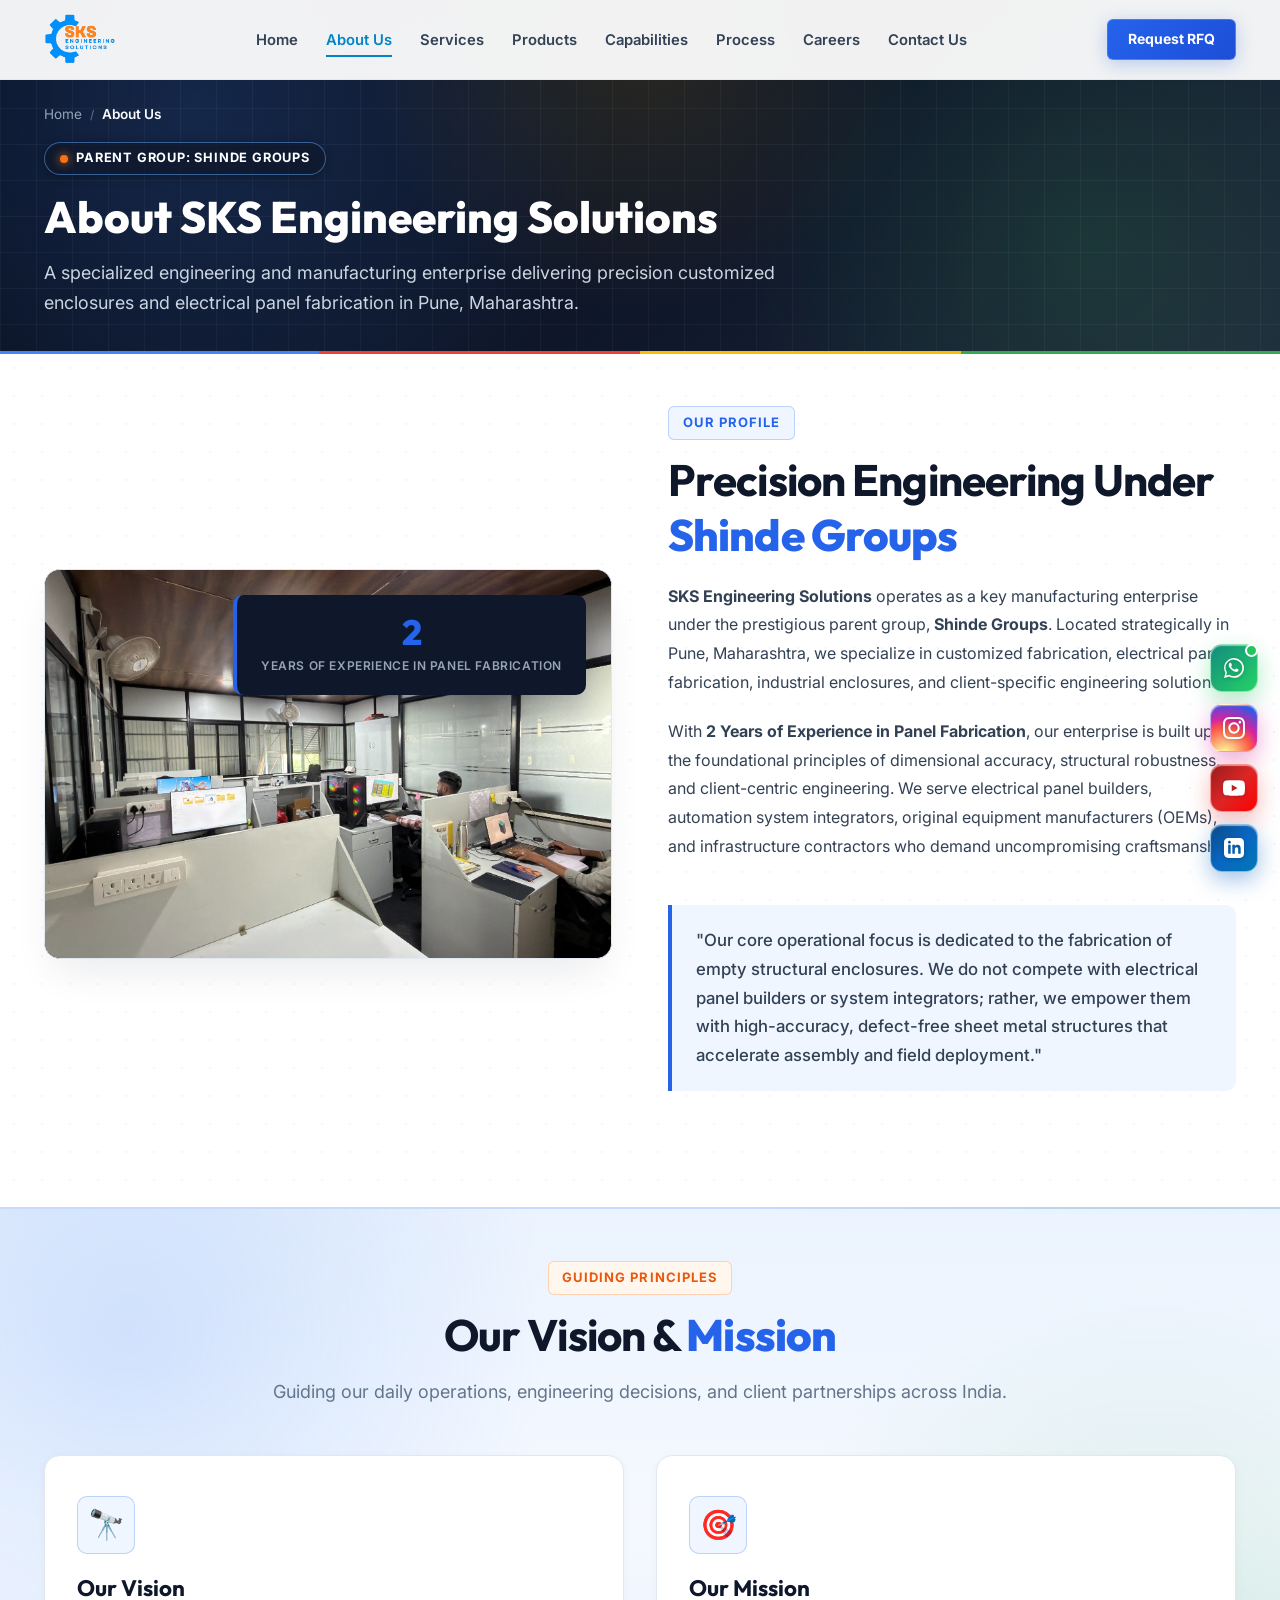
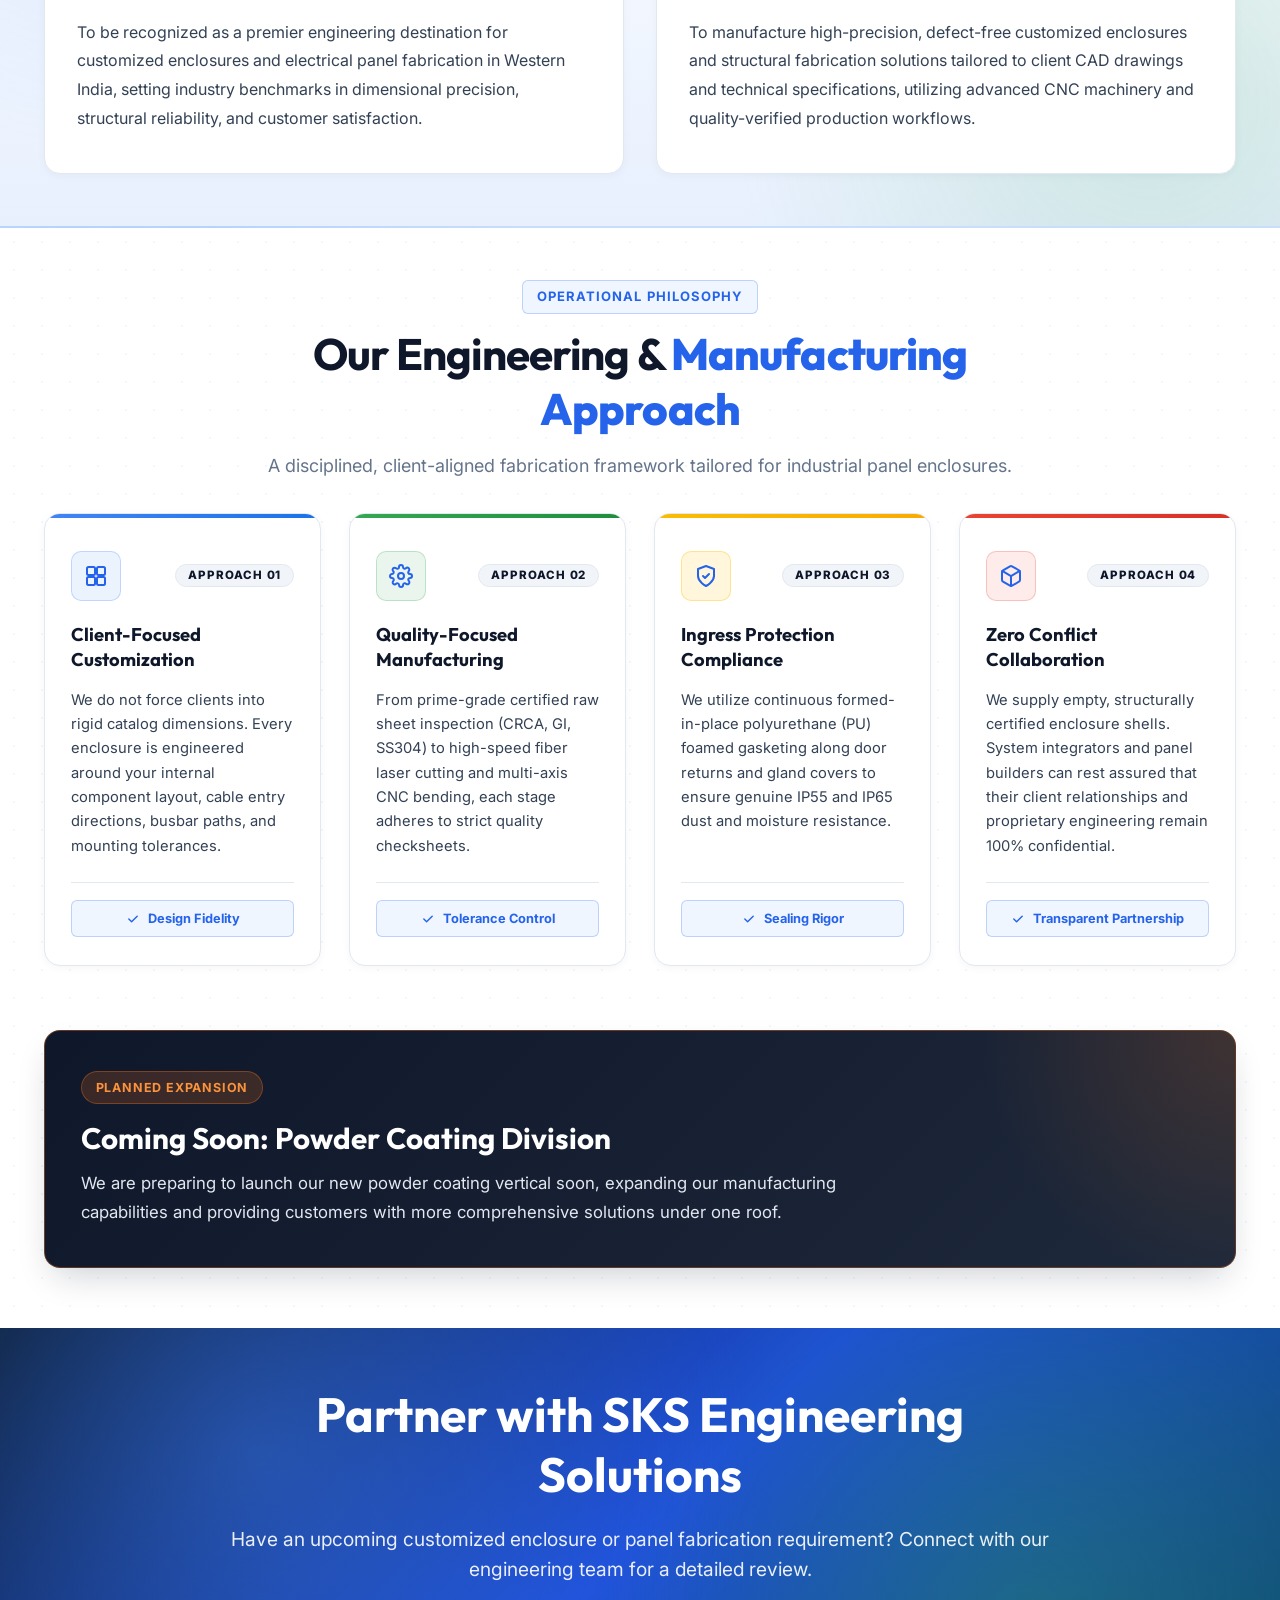
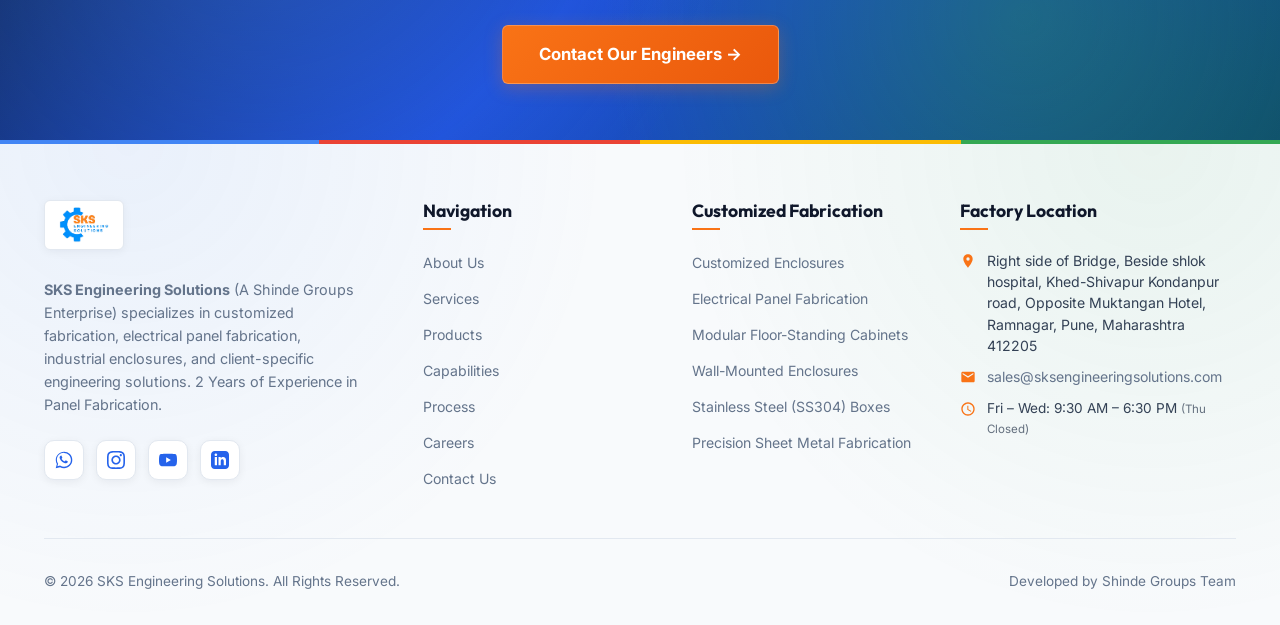
<file: about-us.html>
<!DOCTYPE html>
<html lang="en">
<head>
    <meta charset="UTF-8">
    <meta name="viewport" content="width=device-width, initial-scale=1.0">
    <title>About SKS Engineering Solutions | Panel Manufacturer Pune</title>
    
    <!-- SEO Meta Tags -->
    <meta name="description" content="Learn about SKS Engineering Solutions (A Shinde Groups Enterprise). 2 Years of Experience in precision panel fabrication &amp; customized enclosures in Pune.">
    <meta name="keywords" content="About SKS Engineering Solutions, Shinde Groups, Panel Fabrication Pune, Customized Enclosures, Industrial Enclosures Pune, Sheet Metal Fabrication">
    <meta name="author" content="SKS Engineering Solutions">
    <meta name="robots" content="index, follow, max-snippet:-1, max-image-preview:large, max-video-preview:-1">
    <link rel="canonical" href="https://sksengineeringsolutions.github.io/about-us.html">

    <!-- Geographic & Local SEO -->
    <meta name="geo.region" content="IN-MH">
    <meta name="geo.placename" content="Pune, Maharashtra, India">
    <meta name="geo.position" content="18.3582;73.8546">
    <meta name="ICBM" content="18.3582, 73.8546">

    <!-- Open Graph & Social Sharing -->
    <meta property="og:title" content="About SKS Engineering Solutions | Panel Fabrication Pune">
    <meta property="og:description" content="Specialists in customized fabrication and panel enclosures under Shinde Groups. 2 Years of Experience in Panel Fabrication in Pune.">
    <meta property="og:type" content="website">
    <meta property="og:url" content="https://sksengineeringsolutions.github.io/about-us.html">
    <meta property="og:image" content="https://sksengineeringsolutions.github.io/assets/images/hero-enclosure-fabrication.jpg">
    <meta property="og:image:width" content="1200">
    <meta property="og:image:height" content="896">
    <meta property="og:image:alt" content="About SKS Engineering Solutions Pune">
    <meta property="og:site_name" content="SKS Engineering Solutions">
    <meta property="og:locale" content="en_IN">

    <!-- Twitter Card -->
    <meta name="twitter:card" content="summary_large_image">
    <meta name="twitter:title" content="About SKS Engineering Solutions | Panel Fabrication Pune">
    <meta name="twitter:description" content="Precision sheet metal fabrication, customized enclosures, and engineering excellence under Shinde Groups.">
    <meta name="twitter:image" content="https://sksengineeringsolutions.github.io/assets/images/hero-enclosure-fabrication.jpg">

    <!-- Favicon -->
    <link rel="icon" href="assets/images/logo.png" type="image/png">
    <link rel="apple-touch-icon" href="assets/images/logo.png">

    <!-- Google Fonts -->
    <link rel="preconnect" href="https://fonts.googleapis.com">
    <link rel="preconnect" href="https://fonts.gstatic.com" crossorigin>
    <link href="https://fonts.googleapis.com/css2?family=Inter:wght@300;400;500;600;700;800&family=Outfit:wght@400;500;600;700;800;900&display=swap" rel="stylesheet">

    <!-- Production Stylesheet -->
    <link rel="stylesheet" href="assets/css/style.css?v=20261016">
    <!-- Structured Data (JSON-LD) for AboutPage & BreadcrumbList -->
    <script type="application/ld+json">
    {
      "@context": "https://schema.org",
      "@graph": [
        {
          "@type": "AboutPage",
          "@id": "https://sksengineeringsolutions.github.io/about-us.html",
          "url": "https://sksengineeringsolutions.github.io/about-us.html",
          "name": "About SKS Engineering Solutions",
          "description": "Learn about SKS Engineering Solutions, a Shinde Groups enterprise delivering precision customized enclosures and panel fabrication in Pune, Maharashtra.",
          "isPartOf": {
            "@id": "https://sksengineeringsolutions.github.io/#website"
          }
        },
        {
          "@type": "BreadcrumbList",
          "itemListElement": [
            {
              "@type": "ListItem",
              "position": 1,
              "name": "Home",
              "item": "https://sksengineeringsolutions.github.io/"
            },
            {
              "@type": "ListItem",
              "position": 2,
              "name": "About Us",
              "item": "https://sksengineeringsolutions.github.io/about-us.html"
            }
          ]
        },
        {
          "@type": "Organization",
          "name": "SKS Engineering Solutions",
          "parentOrganization": {
            "@type": "Organization",
            "name": "Shinde Groups"
          },
          "url": "https://sksengineeringsolutions.github.io/",
          "telephone": "+91-8668742659",
          "address": {
            "@type": "PostalAddress",
            "streetAddress": "Right side of Bridge, Beside shlok hospital, Khed-Shivapur Kondanpur road, Opposite Muktangan Hotel, Ramnagar",
            "addressLocality": "Pune",
            "addressRegion": "Maharashtra",
            "postalCode": "412205",
            "addressCountry": "IN"
          }
        }
      ]
    }
    </script>
</head>
<body>
    <!-- Top Scroll Progress Bar -->
    <div id="scrollProgressBar" class="scroll-progress-bar" aria-hidden="true"></div>

    <!-- ======================================================================
         Sticky Header & Main Navigation Bar
         ====================================================================== -->
    <header id="siteHeader">
        <div class="container nav-container">
            <!-- Brand Logo -->
            <a href="index.html" class="logo" id="headerLogo" aria-label="SKS Engineering Solutions Home">
                <img src="assets/images/logo.png" alt="SKS Engineering Solutions Logo - Shinde Groups" class="site-logo-img" width="607" height="411" loading="eager" fetchpriority="high">
            </a>

            <!-- Navigation Links -->
            <nav aria-label="Main Navigation">
                <ul class="nav-menu" id="navMenu">
                    <li><a href="index.html">Home</a></li>
                    <li><a href="about-us.html" class="active">About Us</a></li>
                    <li><a href="services.html">Services</a></li>
                    <li><a href="products.html">Products</a></li>
                    <li><a href="capabilities.html">Capabilities</a></li>
                    <li><a href="process.html">Process</a></li>
                    <li><a href="careers.html">Careers</a></li>
                    <li><a href="contact-us.html">Contact Us</a></li>
                    <li class="mobile-nav-cta">
                        <a href="contact-us.html" class="btn btn-lime btn-sm">Request RFQ</a>
                    </li>
                </ul>
            </nav>

            <!-- Actions & Mobile Trigger -->
            <div class="nav-actions">
                <a href="contact-us.html" class="btn btn-teal btn-sm" id="navQuoteBtn">Request RFQ</a>
                <button class="nav-toggle" id="navToggle" aria-label="Toggle Navigation Menu">
                    <span></span>
                    <span></span>
                    <span></span>
                </button>
            </div>
        </div>
    </header>

    <main>
        <!-- ==================================================================
             Page Hero Header
             ================================================================== -->
        <section class="page-hero-header">
            <div class="container">
                <nav class="breadcrumb-nav" aria-label="Breadcrumb">
                    <a href="index.html">Home</a>
                    <span class="sep">/</span>
                    <span class="current">About Us</span>
                </nav>
                <div class="page-hero-tag">
                    <span class="pulse-dot"></span>
                    Parent Group: Shinde Groups
                </div>
                <h1 class="page-hero-title">About SKS Engineering Solutions</h1>
                <p class="page-hero-subtitle">
                    A specialized engineering and manufacturing enterprise delivering precision customized enclosures and electrical panel fabrication in Pune, Maharashtra.
                </p>
            </div>
        </section>

        <!-- ==================================================================
             Company Introduction & Background
             ================================================================== -->
        <section class="page-section bg-grid-pattern">
            <div class="container">
                <div class="overview-grid">
                    <!-- Media Frame -->
                    <div class="overview-media reveal">
                        <div class="overview-media-frame">
                            <img src="assets/images/facility-design-office.jpg?v=20261010_office" alt="SKS Engineering Solutions Design and Manufacturing Office in Pune" width="1280" height="960" loading="lazy" decoding="async">
                            <div class="overview-experience-chip">
                                <div class="number">2</div>
                                <div class="label">Years of Experience in Panel Fabrication</div>
                            </div>
                        </div>
                    </div>

                    <!-- Content -->
                    <div class="overview-content reveal reveal-delay">
                        <div class="tech-tag">Our Profile</div>
                        <h2 class="section-title" style="text-align: left; margin-bottom: 1.25rem;">
                            Precision Engineering Under <span class="text-teal">Shinde Groups</span>
                        </h2>
                        
                        <p style="color: var(--text-secondary); line-height: 1.8; margin-bottom: 1.25rem;">
                            <strong>SKS Engineering Solutions</strong> operates as a key manufacturing enterprise under the prestigious parent group, <strong>Shinde Groups</strong>. Located strategically in Pune, Maharashtra, we specialize in customized fabrication, electrical panel fabrication, industrial enclosures, and client-specific engineering solutions.
                        </p>
                        
                        <p style="color: var(--text-secondary); line-height: 1.8; margin-bottom: 1.25rem;">
                            With <strong>2 Years of Experience in Panel Fabrication</strong>, our enterprise is built upon the foundational principles of dimensional accuracy, structural robustness, and client-centric engineering. We serve electrical panel builders, automation system integrators, original equipment manufacturers (OEMs), and infrastructure contractors who demand uncompromising craftsmanship.
                        </p>

                        <div class="mission-box" style="margin-top: 1.5rem;">
                            "Our core operational focus is dedicated to the fabrication of empty structural enclosures. We do not compete with electrical panel builders or system integrators; rather, we empower them with high-accuracy, defect-free sheet metal structures that accelerate assembly and field deployment."
                        </div>
                    </div>
                </div>
            </div>
        </section>

        <!-- ==================================================================
             Vision & Mission
             ================================================================== -->
        <section class="page-section-alt">
            <div class="container">
                <div class="section-header reveal">
                    <div class="tech-tag lime">Guiding Principles</div>
                    <h2 class="section-title">Our Vision &amp; <span class="text-teal">Mission</span></h2>
                    <p class="section-desc">Guiding our daily operations, engineering decisions, and client partnerships across India.</p>
                </div>

                <div class="vision-mission-grid">
                    <!-- Vision Card -->
                    <div class="vision-mission-card reveal">
                        <div class="vision-mission-icon">🔭</div>
                        <h3 style="font-size: 1.4rem; color: var(--text-primary); margin-bottom: 1rem; font-family: var(--font-heading);">Our Vision</h3>
                        <p style="color: var(--text-secondary); line-height: 1.8; font-size: 1rem;">
                            To be recognized as a premier engineering destination for customized enclosures and electrical panel fabrication in Western India, setting industry benchmarks in dimensional precision, structural reliability, and customer satisfaction.
                        </p>
                    </div>

                    <!-- Mission Card -->
                    <div class="vision-mission-card reveal reveal-delay">
                        <div class="vision-mission-icon">🎯</div>
                        <h3 style="font-size: 1.4rem; color: var(--text-primary); margin-bottom: 1rem; font-family: var(--font-heading);">Our Mission</h3>
                        <p style="color: var(--text-secondary); line-height: 1.8; font-size: 1rem;">
                            To manufacture high-precision, defect-free customized enclosures and structural fabrication solutions tailored to client CAD drawings and technical specifications, utilizing advanced CNC machinery and quality-verified production workflows.
                        </p>
                    </div>
                </div>
            </div>
        </section>

        <!-- ==================================================================
             Engineering & Manufacturing Approach
             ================================================================== -->
        <section class="page-section bg-grid-pattern">
            <div class="container">
                <div class="section-header reveal">
                    <div class="tech-tag">Operational Philosophy</div>
                    <h2 class="section-title">Our Engineering &amp; <span class="text-teal">Manufacturing Approach</span></h2>
                    <p class="section-desc">A disciplined, client-aligned fabrication framework tailored for industrial panel enclosures.</p>
                </div>

                <div class="pillars-grid reveal-stagger">
                    <!-- Approach 01: Client Customization -->
                    <div class="pillar-card reveal">
                        <div class="pillar-top-row">
                            <div class="pillar-icon-box" aria-hidden="true">
                                <svg viewBox="0 0 24 24" width="24" height="24" fill="none" stroke="currentColor" stroke-width="2" stroke-linecap="round" stroke-linejoin="round">
                                    <rect x="3" y="3" width="8" height="8" rx="1.5"/>
                                    <rect x="13" y="3" width="8" height="8" rx="1.5"/>
                                    <rect x="13" y="13" width="8" height="8" rx="1.5"/>
                                    <rect x="3" y="13" width="8" height="8" rx="1.5"/>
                                </svg>
                            </div>
                            <span class="pillar-badge">APPROACH 01</span>
                        </div>
                        <h3>Client-Focused Customization</h3>
                        <p>We do not force clients into rigid catalog dimensions. Every enclosure is engineered around your internal component layout, cable entry directions, busbar paths, and mounting tolerances.</p>
                        <div class="pillar-footer">
                            <span class="pillar-metric-tag">
                                <svg viewBox="0 0 20 20" width="14" height="14" fill="currentColor"><path fill-rule="evenodd" d="M16.707 5.293a1 1 0 010 1.414l-8 8a1 1 0 01-1.414 0l-4-4a1 1 0 011.414-1.414L8 12.586l7.293-7.293a1 1 0 011.414 0z" clip-rule="evenodd"/></svg>
                                Design Fidelity
                            </span>
                        </div>
                    </div>

                    <!-- Approach 02: Quality Manufacturing -->
                    <div class="pillar-card reveal reveal-delay">
                        <div class="pillar-top-row">
                            <div class="pillar-icon-box" aria-hidden="true">
                                <svg viewBox="0 0 24 24" width="24" height="24" fill="none" stroke="currentColor" stroke-width="2" stroke-linecap="round" stroke-linejoin="round">
                                    <circle cx="12" cy="12" r="3"/>
                                    <path d="M19.4 15a1.65 1.65 0 0 0 .33 1.82l.06.06a2 2 0 0 1 0 2.83 2 2 0 0 1-2.83 0l-.06-.06a1.65 1.65 0 0 0-1.82-.33 1.65 1.65 0 0 0-1 1.51V21a2 2 0 0 1-2 2 2 2 0 0 1-2-2v-.09A1.65 1.65 0 0 0 9 19.4a1.65 1.65 0 0 0-1.82.33l-.06.06a2 2 0 0 1-2.83 0 2 2 0 0 1 0-2.83l.06-.06a1.65 1.65 0 0 0 .33-1.82 1.65 1.65 0 0 0-1.51-1H3a2 2 0 0 1-2-2 2 2 0 0 1 2-2h.09A1.65 1.65 0 0 0 4.6 9a1.65 1.65 0 0 0-.33-1.82l-.06-.06a2 2 0 0 1 0-2.83 2 2 0 0 1 2.83 0l.06.06a1.65 1.65 0 0 0 1.82.33H9a1.65 1.65 0 0 0 1-1.51V3a2 2 0 0 1 2-2 2 2 0 0 1 2 2v.09a1.65 1.65 0 0 0 1 1.51 1.65 1.65 0 0 0 1.82-.33l.06-.06a2 2 0 0 1 2.83 0 2 2 0 0 1 0 2.83l-.06.06a1.65 1.65 0 0 0-.33 1.82V9a1.65 1.65 0 0 0 1.51 1H21a2 2 0 0 1 2 2 2 2 0 0 1-2 2h-.09a1.65 1.65 0 0 0-1.51 1z"/>
                                </svg>
                            </div>
                            <span class="pillar-badge">APPROACH 02</span>
                        </div>
                        <h3>Quality-Focused Manufacturing</h3>
                        <p>From prime-grade certified raw sheet inspection (CRCA, GI, SS304) to high-speed fiber laser cutting and multi-axis CNC bending, each stage adheres to strict quality checksheets.</p>
                        <div class="pillar-footer">
                            <span class="pillar-metric-tag">
                                <svg viewBox="0 0 20 20" width="14" height="14" fill="currentColor"><path fill-rule="evenodd" d="M16.707 5.293a1 1 0 010 1.414l-8 8a1 1 0 01-1.414 0l-4-4a1 1 0 011.414-1.414L8 12.586l7.293-7.293a1 1 0 011.414 0z" clip-rule="evenodd"/></svg>
                                Tolerance Control
                            </span>
                        </div>
                    </div>

                    <!-- Approach 03: Ingress Compliance -->
                    <div class="pillar-card reveal reveal-delay-2">
                        <div class="pillar-top-row">
                            <div class="pillar-icon-box" aria-hidden="true">
                                <svg viewBox="0 0 24 24" width="24" height="24" fill="none" stroke="currentColor" stroke-width="2" stroke-linecap="round" stroke-linejoin="round">
                                    <path d="M12 22s8-4 8-10V5l-8-3-8 3v7c0 6 8 10 8 10z"/>
                                    <path d="M9 12l2 2 4-4"/>
                                </svg>
                            </div>
                            <span class="pillar-badge">APPROACH 03</span>
                        </div>
                        <h3>Ingress Protection Compliance</h3>
                        <p>We utilize continuous formed-in-place polyurethane (PU) foamed gasketing along door returns and gland covers to ensure genuine IP55 and IP65 dust and moisture resistance.</p>
                        <div class="pillar-footer">
                            <span class="pillar-metric-tag">
                                <svg viewBox="0 0 20 20" width="14" height="14" fill="currentColor"><path fill-rule="evenodd" d="M16.707 5.293a1 1 0 010 1.414l-8 8a1 1 0 01-1.414 0l-4-4a1 1 0 011.414-1.414L8 12.586l7.293-7.293a1 1 0 011.414 0z" clip-rule="evenodd"/></svg>
                                Sealing Rigor
                            </span>
                        </div>
                    </div>

                    <!-- Approach 04: Zero Conflict -->
                    <div class="pillar-card reveal reveal-delay-3">
                        <div class="pillar-top-row">
                            <div class="pillar-icon-box" aria-hidden="true">
                                <svg viewBox="0 0 24 24" width="24" height="24" fill="none" stroke="currentColor" stroke-width="2" stroke-linecap="round" stroke-linejoin="round">
                                    <path d="M21 16V8a2 2 0 0 0-1-1.73l-7-4a2 2 0 0 0-2 0l-7 4A2 2 0 0 0 3 8v8a2 2 0 0 0 1 1.73l7 4a2 2 0 0 0 2 0l7-4A2 2 0 0 0 21 16z"/>
                                    <polyline points="3.27 6.96 12 12.01 20.73 6.96"/>
                                    <line x1="12" y1="22.08" x2="12" y2="12"/>
                                </svg>
                            </div>
                            <span class="pillar-badge">APPROACH 04</span>
                        </div>
                        <h3>Zero Conflict Collaboration</h3>
                        <p>We supply empty, structurally certified enclosure shells. System integrators and panel builders can rest assured that their client relationships and proprietary engineering remain 100% confidential.</p>
                        <div class="pillar-footer">
                            <span class="pillar-metric-tag">
                                <svg viewBox="0 0 20 20" width="14" height="14" fill="currentColor"><path fill-rule="evenodd" d="M16.707 5.293a1 1 0 010 1.414l-8 8a1 1 0 01-1.414 0l-4-4a1 1 0 011.414-1.414L8 12.586l7.293-7.293a1 1 0 011.414 0z" clip-rule="evenodd"/></svg>
                                Transparent Partnership
                            </span>
                        </div>
                    </div>
                </div>

                <!-- Coming Soon Powder Coating Vertical -->
                <div class="coming-soon-banner reveal" style="margin-top: 4rem;">
                    <div class="coming-soon-badge">Planned Expansion</div>
                    <h3 class="coming-soon-title">Coming Soon: Powder Coating Division</h3>
                    <p class="coming-soon-desc">
                        We are preparing to launch our new powder coating vertical soon, expanding our manufacturing capabilities and providing customers with more comprehensive solutions under one roof.
                    </p>
                </div>
            </div>
        </section>

        <!-- ==================================================================
             CTA Banner
             ================================================================== -->
        <section class="cta-banner-section">
            <div class="container">
                <div class="cta-banner reveal">
                    <div class="cta-content">
                        <h2>Partner with SKS Engineering Solutions</h2>
                        <p>Have an upcoming customized enclosure or panel fabrication requirement? Connect with our engineering team for a detailed review.</p>
                    </div>
                    <div class="cta-actions">
                        <a href="contact-us.html" class="btn btn-lime btn-lg">Contact Our Engineers &rarr;</a>
                    </div>
                </div>
            </div>
        </section>
    </main>

    <!-- ======================================================================
         Master Footer
         ====================================================================== -->
    <footer class="master-footer">
        <div class="container">
            <div class="footer-top-grid">
                <!-- Brand Column -->
                <div class="footer-brand">
                    <a href="index.html" class="logo" aria-label="SKS Engineering Solutions Home">
                        <img src="assets/images/logo.png" alt="SKS Engineering Solutions Logo" class="footer-logo-img" width="607" height="411" loading="lazy" decoding="async">
                    </a>
                    <p class="footer-brand-desc">
                        <strong>SKS Engineering Solutions</strong> (A Shinde Groups Enterprise) specializes in customized fabrication, electrical panel fabrication, industrial enclosures, and client-specific engineering solutions. 2 Years of Experience in Panel Fabrication.
                    </p>
                    <div class="footer-social-links">
                        <a href="https://api.whatsapp.com/send?phone=918668742659&amp;text=Hello%20SKS%20Engineering%2C%20I%20would%20like%20to%20inquire%20about%20customized%20enclosures" target="_blank" rel="noopener noreferrer" class="social-btn social-btn-wa" aria-label="Chat on WhatsApp" title="WhatsApp">
                            <svg viewBox="0 0 24 24" width="20" height="20" fill="currentColor">
                                <path d="M12.04 2c-5.46 0-9.91 4.45-9.91 9.91 0 1.75.46 3.45 1.32 4.95L2.05 22l5.25-1.38c1.45.79 3.08 1.21 4.74 1.21 5.46 0 9.91-4.45 9.91-9.91 0-2.65-1.03-5.14-2.9-7.01A9.816 9.816 0 0 0 12.04 2m.01 1.67c4.55 0 8.24 3.7 8.24 8.24 0 2.2-.86 4.28-2.42 5.84a8.19 8.19 0 0 1-5.83 2.41c-1.55 0-3.07-.43-4.39-1.25l-.31-.19-3.26.85.87-3.18-.21-.34a8.217 8.217 0 0 1-1.26-4.38c0-4.54 3.7-8.24 8.24-8.24m-3.55 3.41c-.19 0-.41.07-.63.29-.22.22-.84.82-.84 2 0 1.18.86 2.32.98 2.48.12.16 1.7 2.6 4.12 3.65.58.25 1.03.4 1.38.51.58.18 1.11.16 1.53.1.47-.07 1.44-.59 1.64-1.16.2-.57.2-1.06.14-1.16-.06-.1-.22-.16-.47-.29s-1.44-.71-1.66-.79c-.22-.08-.39-.12-.55.12-.16.25-.63.79-.77.95-.14.16-.28.18-.53.06-.24-.12-1.03-.38-1.96-1.21-.72-.64-1.21-1.44-1.35-1.68-.14-.25-.01-.38.11-.5.11-.11.25-.28.37-.43.12-.14.16-.25.25-.41.08-.16.04-.31-.02-.43-.06-.12-.55-1.32-.75-1.81-.2-.47-.4-.41-.55-.42z"/>
                            </svg>
                        </a>
<a href="https://www.instagram.com/sks_engineering_solutions" target="_blank" rel="noopener noreferrer" class="social-btn social-btn-ig" aria-label="SKS Engineering Solutions on Instagram" title="Instagram">
                            <svg viewBox="0 0 24 24" width="18" height="18" fill="currentColor"><path d="M12 2.163c3.204 0 3.584.012 4.85.07 3.252.148 4.771 1.691 4.919 4.919.058 1.265.069 1.645.069 4.849 0 3.205-.012 3.584-.069 4.849-.149 3.225-1.664 4.771-4.919 4.919-1.266.058-1.644.07-4.85.07-3.204 0-3.584-.012-4.849-.07-3.26-.149-4.771-1.699-4.919-4.92-.058-1.265-.07-1.644-.07-4.849 0-3.204.013-3.583.07-4.849.149-3.227 1.664-4.771 4.919-4.919 1.266-.057 1.645-.069 4.849-.069zm0-2.163c-3.259 0-3.667.014-4.947.072-4.358.2-6.78 2.618-6.98 6.98-.059 1.281-.073 1.689-.073 4.948 0 3.259.014 3.668.072 4.948.2 4.358 2.618 6.78 6.98 6.98 1.281.058 1.689.072 4.948.072 3.259 0 3.668-.014 4.948-.072 4.354-.2 6.782-2.618 6.979-6.98.059-1.28.073-1.689.073-4.948 0-3.259-.014-3.667-.072-4.947-.196-4.354-2.617-6.78-6.979-6.98-1.281-.059-1.69-.073-4.949-.073zm0 5.838c-3.403 0-6.162 2.759-6.162 6.162s2.759 6.163 6.162 6.163 6.162-2.759 6.162-6.163c0-3.403-2.759-6.162-6.162-6.162zm0 10.162c-2.209 0-4-1.79-4-4 0-2.209 1.791-4 4-4s4 1.791 4 4c0 2.21-1.791 4-4 4zm6.406-11.845c-.796 0-1.441.645-1.441 1.44s.645 1.44 1.441 1.44c.795 0 1.439-.645 1.439-1.44s-.644-1.44-1.439-1.44z"/></svg>
                        </a>
                        <a href="https://www.youtube.com/@shindegroups1" target="_blank" rel="noopener noreferrer" class="social-btn social-btn-yt" aria-label="Shinde Groups on YouTube" title="YouTube">
                            <svg viewBox="0 0 24 24" width="18" height="18" fill="currentColor"><path d="M23.498 6.186a3.016 3.016 0 0 0-2.122-2.136C19.505 3.545 12 3.545 12 3.545s-7.505 0-9.377.505A3.017 3.017 0 0 0 .502 6.186C0 8.07 0 12 0 12s0 3.93.502 5.814a3.016 3.016 0 0 0 2.122 2.136c1.871.505 9.376.505 9.376.505s7.505 0 9.377-.505a3.015 3.015 0 0 0 2.122-2.136C24 15.93 24 12 24 12s0-3.93-.502-5.814zM9.545 15.568V8.432L15.818 12l-6.273 3.568z"/></svg>
                        </a>
                        <a href="https://www.linkedin.com/company/shindegroups" target="_blank" rel="noopener noreferrer" class="social-btn social-btn-li" aria-label="Shinde Groups on LinkedIn" title="LinkedIn">
                            <svg viewBox="0 0 24 24" width="18" height="18" fill="currentColor"><path d="M19 0h-14c-2.761 0-5 2.239-5 5v14c0 2.761 2.239 5 5 5h14c2.762 0 5-2.239 5-5v-14c0-2.761-2.238-5-5-5zm-11 19h-3v-11h3v11zm-1.5-12.268c-.966 0-1.75-.79-1.75-1.764s.784-1.764 1.75-1.764 1.75.79 1.75 1.764-.783 1.764-1.75 1.764zm13.5 12.268h-3v-5.604c0-3.368-4-3.113-4 0v5.604h-3v-11h3v1.765c1.396-2.586 7-2.777 7 2.476v6.759z"/></svg>
                        </a>
                        
                    </div>
                </div>

                <!-- Column 2: Navigation -->
                <div class="footer-col">
                    <h4>Navigation</h4>
                    <ul>
                        <li><a href="about-us.html">About Us</a></li>
                        <li><a href="services.html">Services</a></li>
                        <li><a href="products.html">Products</a></li>
                        <li><a href="capabilities.html">Capabilities</a></li>
                        <li><a href="process.html">Process</a></li>
                        <li><a href="careers.html">Careers</a></li>
                        <li><a href="contact-us.html">Contact Us</a></li>
                    </ul>
                </div>

                <!-- Column 3: Customized Solutions -->
                <div class="footer-col">
                    <h4>Customized Fabrication</h4>
                    <ul>
                        <li><a href="products.html">Customized Enclosures</a></li>
                        <li><a href="services.html">Electrical Panel Fabrication</a></li>
                        <li><a href="products.html">Modular Floor-Standing Cabinets</a></li>
                        <li><a href="products.html">Wall-Mounted Enclosures</a></li>
                        <li><a href="products.html">Stainless Steel (SS304) Boxes</a></li>
                        <li><a href="capabilities.html">Precision Sheet Metal Fabrication</a></li>
                    </ul>
                </div>

                <!-- Column 4: Factory Location -->
                <div class="footer-col">
                    <h4>Factory Location</h4>
                    <ul class="footer-contact-info">
                        <li>
                            <svg viewBox="0 0 24 24" width="16" height="16" fill="currentColor"><path d="M12 2C8.13 2 5 5.13 5 9c0 5.25 7 13 7 13s7-7.75 7-13c0-3.87-3.13-7-7-7zm0 9.5a2.5 2.5 0 0 1 0-5 2.5 2.5 0 0 1 0 5z"/></svg>
                            <a href="https://maps.app.goo.gl/mNCYdPJJQLvxL5st7" target="_blank" rel="noopener" style="color: inherit; text-decoration: none;">Right side of Bridge, Beside shlok hospital, Khed-Shivapur Kondanpur road, Opposite Muktangan Hotel, Ramnagar, Pune, Maharashtra 412205</a>
                        </li>
                        <li>
                            <svg viewBox="0 0 24 24" width="16" height="16" fill="currentColor"><path d="M20 4H4c-1.1 0-1.99.9-1.99 2L2 18c0 1.1.9 2 2 2h16c1.1 0 2-.9 2-2V6c0-1.1-.9-2-2-2zm0 4l-8 5-8-5V6l8 5 8-5v2z"/></svg>
                            <a href="mailto:sales@sksengineeringsolutions.com">sales@sksengineeringsolutions.com</a>
                        </li>
                        <li>
                            <svg viewBox="0 0 24 24" width="16" height="16" fill="currentColor"><path d="M11.99 2C6.47 2 2 6.48 2 12s4.47 10 9.99 10C17.52 22 22 17.52 22 12S17.52 2 11.99 2zM12 20c-4.42 0-8-3.58-8-8s3.58-8 8-8 8 3.58 8 8-3.58 8-8 8zm.5-13H11v6l5.25 3.15.75-1.23-4.5-2.67z"/></svg>
                            <span>Fri &ndash; Wed: 9:30 AM &ndash; 6:30 PM <span style="opacity: 0.75; font-size: 0.85em;">(Thu Closed)</span></span>
                        </li>
                    </ul>
                </div>
            </div>

            <!-- Footer Bottom Bar -->
            <div class="footer-bottom-bar">
                <p>&copy; 2026 SKS Engineering Solutions. All Rights Reserved.</p>
                <p>Developed by Shinde Groups Team</p>
            </div>
        </div>
    </footer>

    <!-- ======================================================================
         Right-Side Floating Quick Action Social Icons Dock
         Icons ONLY: Instagram, YouTube, LinkedIn, Email
         ====================================================================== -->
    <aside class="floating-right-dock" id="floatingRightDock" aria-label="Social and Contact Channels">
        <!-- 1. WhatsApp Tab -->
        <div class="dock-item dock-whatsapp">
            <a href="https://api.whatsapp.com/send?phone=918668742659&amp;text=Hello%20SKS%20Engineering%2C%20I%20would%20like%20to%20inquire%20about%20customized%20enclosures" target="_blank" rel="noopener noreferrer" class="dock-btn dock-btn-whatsapp" aria-label="Chat with SKS Engineering on WhatsApp" title="WhatsApp: +91-8668742659">
                <svg viewBox="0 0 24 24" width="24" height="24" fill="currentColor">
                    <path d="M12.04 2c-5.46 0-9.91 4.45-9.91 9.91 0 1.75.46 3.45 1.32 4.95L2.05 22l5.25-1.38c1.45.79 3.08 1.21 4.74 1.21 5.46 0 9.91-4.45 9.91-9.91 0-2.65-1.03-5.14-2.9-7.01A9.816 9.816 0 0 0 12.04 2m.01 1.67c4.55 0 8.24 3.7 8.24 8.24 0 2.2-.86 4.28-2.42 5.84a8.19 8.19 0 0 1-5.83 2.41c-1.55 0-3.07-.43-4.39-1.25l-.31-.19-3.26.85.87-3.18-.21-.34a8.217 8.217 0 0 1-1.26-4.38c0-4.54 3.7-8.24 8.24-8.24m-3.55 3.41c-.19 0-.41.07-.63.29-.22.22-.84.82-.84 2 0 1.18.86 2.32.98 2.48.12.16 1.7 2.6 4.12 3.65.58.25 1.03.4 1.38.51.58.18 1.11.16 1.53.1.47-.07 1.44-.59 1.64-1.16.2-.57.2-1.06.14-1.16-.06-.1-.22-.16-.47-.29s-1.44-.71-1.66-.79c-.22-.08-.39-.12-.55.12-.16.25-.63.79-.77.95-.14.16-.28.18-.53.06-.24-.12-1.03-.38-1.96-1.21-.72-.64-1.21-1.44-1.35-1.68-.14-.25-.01-.38.11-.5.11-.11.25-.28.37-.43.12-.14.16-.25.25-.41.08-.16.04-.31-.02-.43-.06-.12-.55-1.32-.75-1.81-.2-.47-.4-.41-.55-.42z"/>
                </svg>
                <span class="dock-badge-pulse" title="Engineers active now"></span>
                <span class="dock-tooltip">Chat on WhatsApp: +91-8668742659</span>
            </a>
        </div>
        <!-- 2. Instagram Tab -->
        <div class="dock-item dock-instagram">
            <a href="https://www.instagram.com/sks_engineering_solutions" target="_blank" rel="noopener noreferrer" class="dock-btn dock-btn-instagram" aria-label="Follow SKS Engineering Solutions on Instagram" title="Instagram">
                <svg viewBox="0 0 24 24" width="22" height="22" fill="currentColor">
                    <path d="M12 2.163c3.204 0 3.584.012 4.85.07 3.252.148 4.771 1.691 4.919 4.919.058 1.265.069 1.645.069 4.849 0 3.205-.012 3.584-.069 4.849-.149 3.225-1.664 4.771-4.919 4.919-1.266.058-1.644.07-4.85.07-3.204 0-3.584-.012-4.849-.07-3.26-.149-4.771-1.699-4.919-4.92-.058-1.265-.07-1.644-.07-4.849 0-3.204.013-3.583.07-4.849.149-3.227 1.664-4.771 4.919-4.919 1.266-.057 1.645-.069 4.849-.069zm0-2.163c-3.259 0-3.667.014-4.947.072-4.358.2-6.78 2.618-6.98 6.98-.059 1.281-.073 1.689-.073 4.948 0 3.259.014 3.668.072 4.948.2 4.358 2.618 6.78 6.98 6.98 1.281.058 1.689.072 4.948.072 3.259 0 3.668-.014 4.948-.072 4.354-.2 6.782-2.618 6.979-6.98.059-1.28.073-1.689.073-4.948 0-3.259-.014-3.667-.072-4.947-.196-4.354-2.617-6.78-6.979-6.98-1.281-.059-1.69-.073-4.949-.073zm0 5.838c-3.403 0-6.162 2.759-6.162 6.162s2.759 6.163 6.162 6.163 6.162-2.759 6.162-6.163c0-3.403-2.759-6.162-6.162-6.162zm0 10.162c-2.209 0-4-1.79-4-4 0-2.209 1.791-4 4-4s4 1.791 4 4c0 2.21-1.791 4-4 4zm6.406-11.845c-.796 0-1.441.645-1.441 1.44s.645 1.44 1.441 1.44c.795 0 1.439-.645 1.439-1.44s-.644-1.44-1.439-1.44z"/>
                </svg>
                <span class="dock-tooltip">Instagram</span>
            </a>
        </div>

        <!-- 3. YouTube Tab -->
        <div class="dock-item dock-youtube">
            <a href="https://www.youtube.com/@shindegroups1" target="_blank" rel="noopener noreferrer" class="dock-btn dock-btn-youtube" aria-label="Subscribe to Shinde Groups on YouTube" title="YouTube">
                <svg viewBox="0 0 24 24" width="22" height="22" fill="currentColor">
                    <path d="M23.498 6.186a3.016 3.016 0 0 0-2.122-2.136C19.505 3.545 12 3.545 12 3.545s-7.505 0-9.377.505A3.017 3.017 0 0 0 .502 6.186C0 8.07 0 12 0 12s0 3.93.502 5.814a3.016 3.016 0 0 0 2.122 2.136c1.871.505 9.376.505 9.376.505s7.505 0 9.377-.505a3.015 3.015 0 0 0 2.122-2.136C24 15.93 24 12 24 12s0-3.93-.502-5.814zM9.545 15.568V8.432L15.818 12l-6.273 3.568z"/>
                </svg>
                <span class="dock-tooltip">YouTube</span>
            </a>
        </div>

        <!-- 4. LinkedIn Tab -->
        <div class="dock-item dock-linkedin">
            <a href="https://www.linkedin.com/company/shindegroups" target="_blank" rel="noopener noreferrer" class="dock-btn dock-btn-linkedin" aria-label="Connect with Shinde Groups on LinkedIn" title="LinkedIn">
                <svg viewBox="0 0 24 24" width="20" height="20" fill="currentColor">
                    <path d="M19 0h-14c-2.761 0-5 2.239-5 5v14c0 2.761 2.239 5 5 5h14c2.762 0 5-2.239 5-5v-14c0-2.761-2.238-5-5-5zm-11 19h-3v-11h3v11zm-1.5-12.268c-.966 0-1.75-.79-1.75-1.764s.784-1.764 1.75-1.764 1.75.79 1.75 1.764-.783 1.764-1.75 1.764zm13.5 12.268h-3v-5.604c0-3.368-4-3.113-4 0v5.604h-3v-11h3v1.765c1.396-2.586 7-2.777 7 2.476v6.759z"/>
                </svg>
                <span class="dock-tooltip">LinkedIn</span>
            </a>
        </div>
        
    </aside>

    <!-- Back to Top Smooth Scroll Button -->
    <button id="backToTopBtn" class="back-to-top" aria-label="Scroll Back to Top">
        <svg viewBox="0 0 24 24" width="22" height="22" fill="currentColor">
            <path d="M7.41 15.41L12 10.83l4.59 4.58L18 14l-6-6-6 6z"/>
        </svg>
    </button>

    <!-- Production Interactive Scripts -->
    <script defer src="assets/js/script.js?v=20261016"></script>
</body>
</html>
</file>
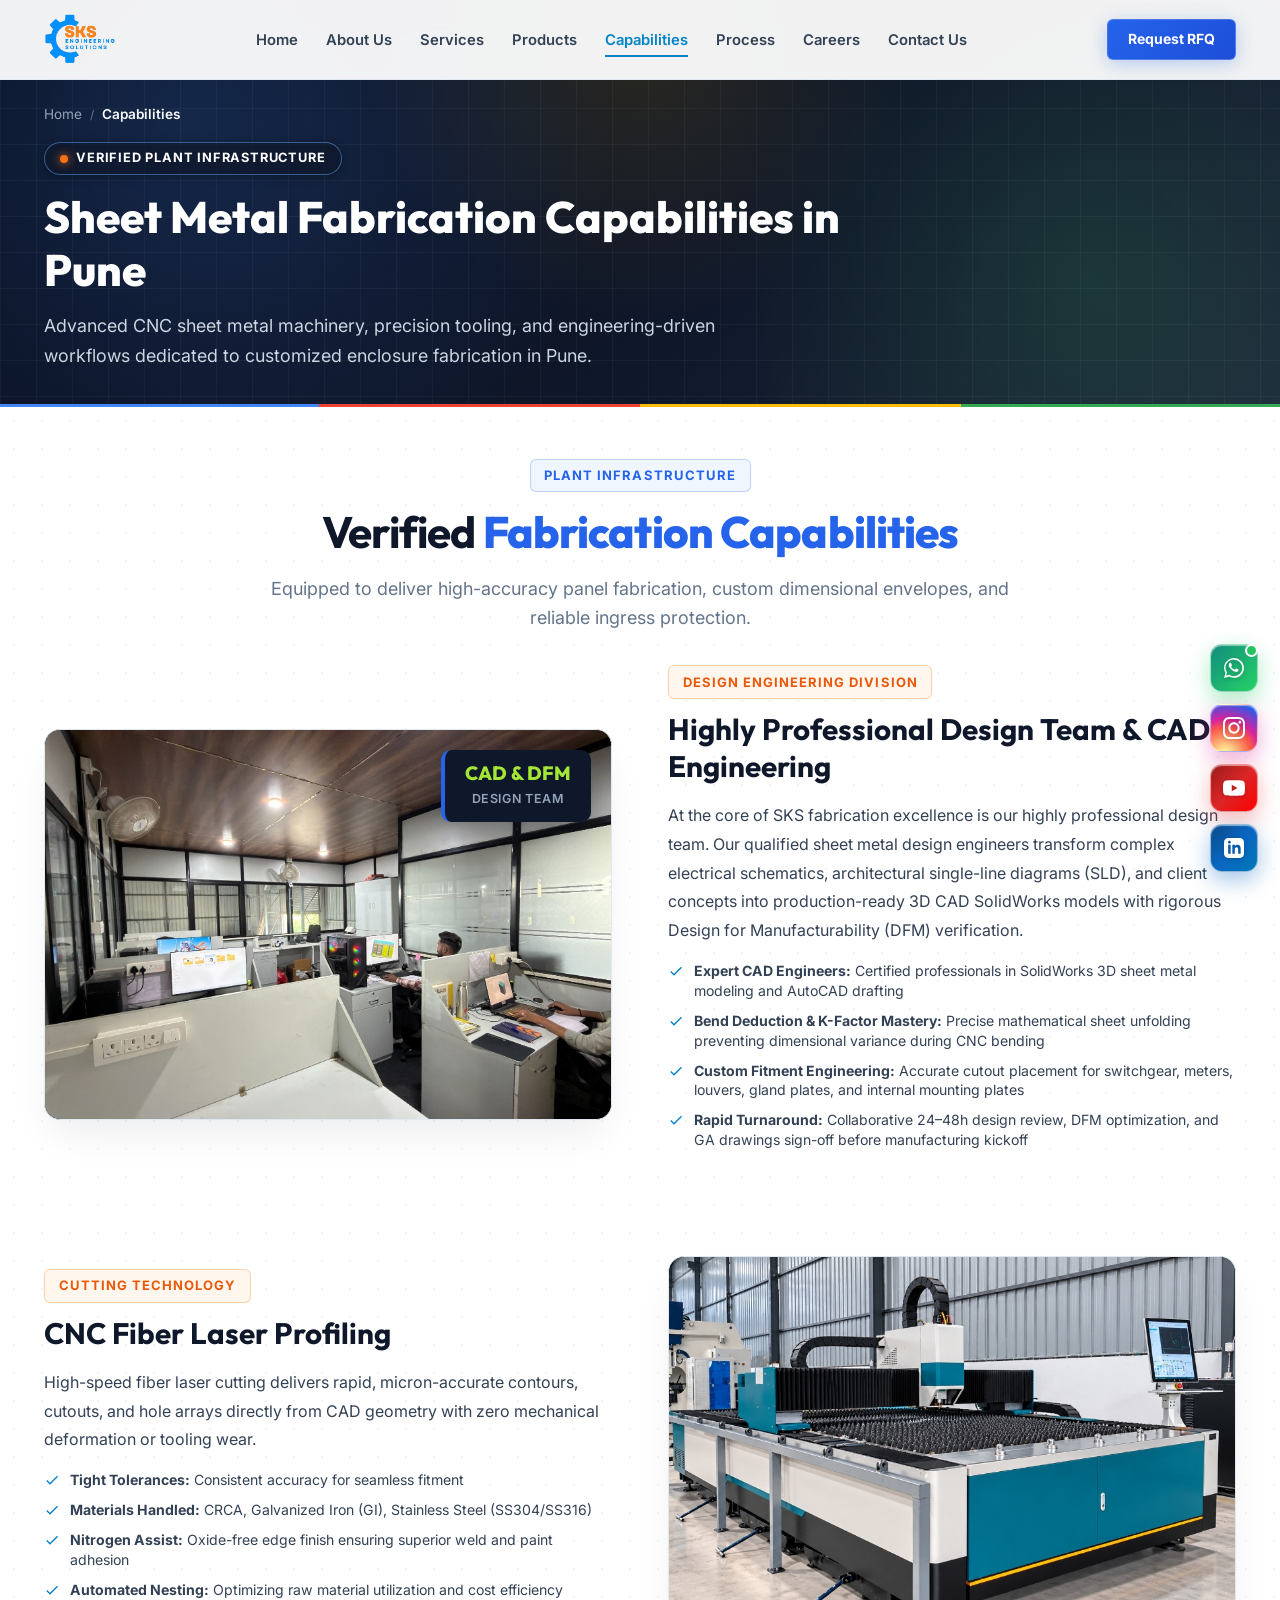
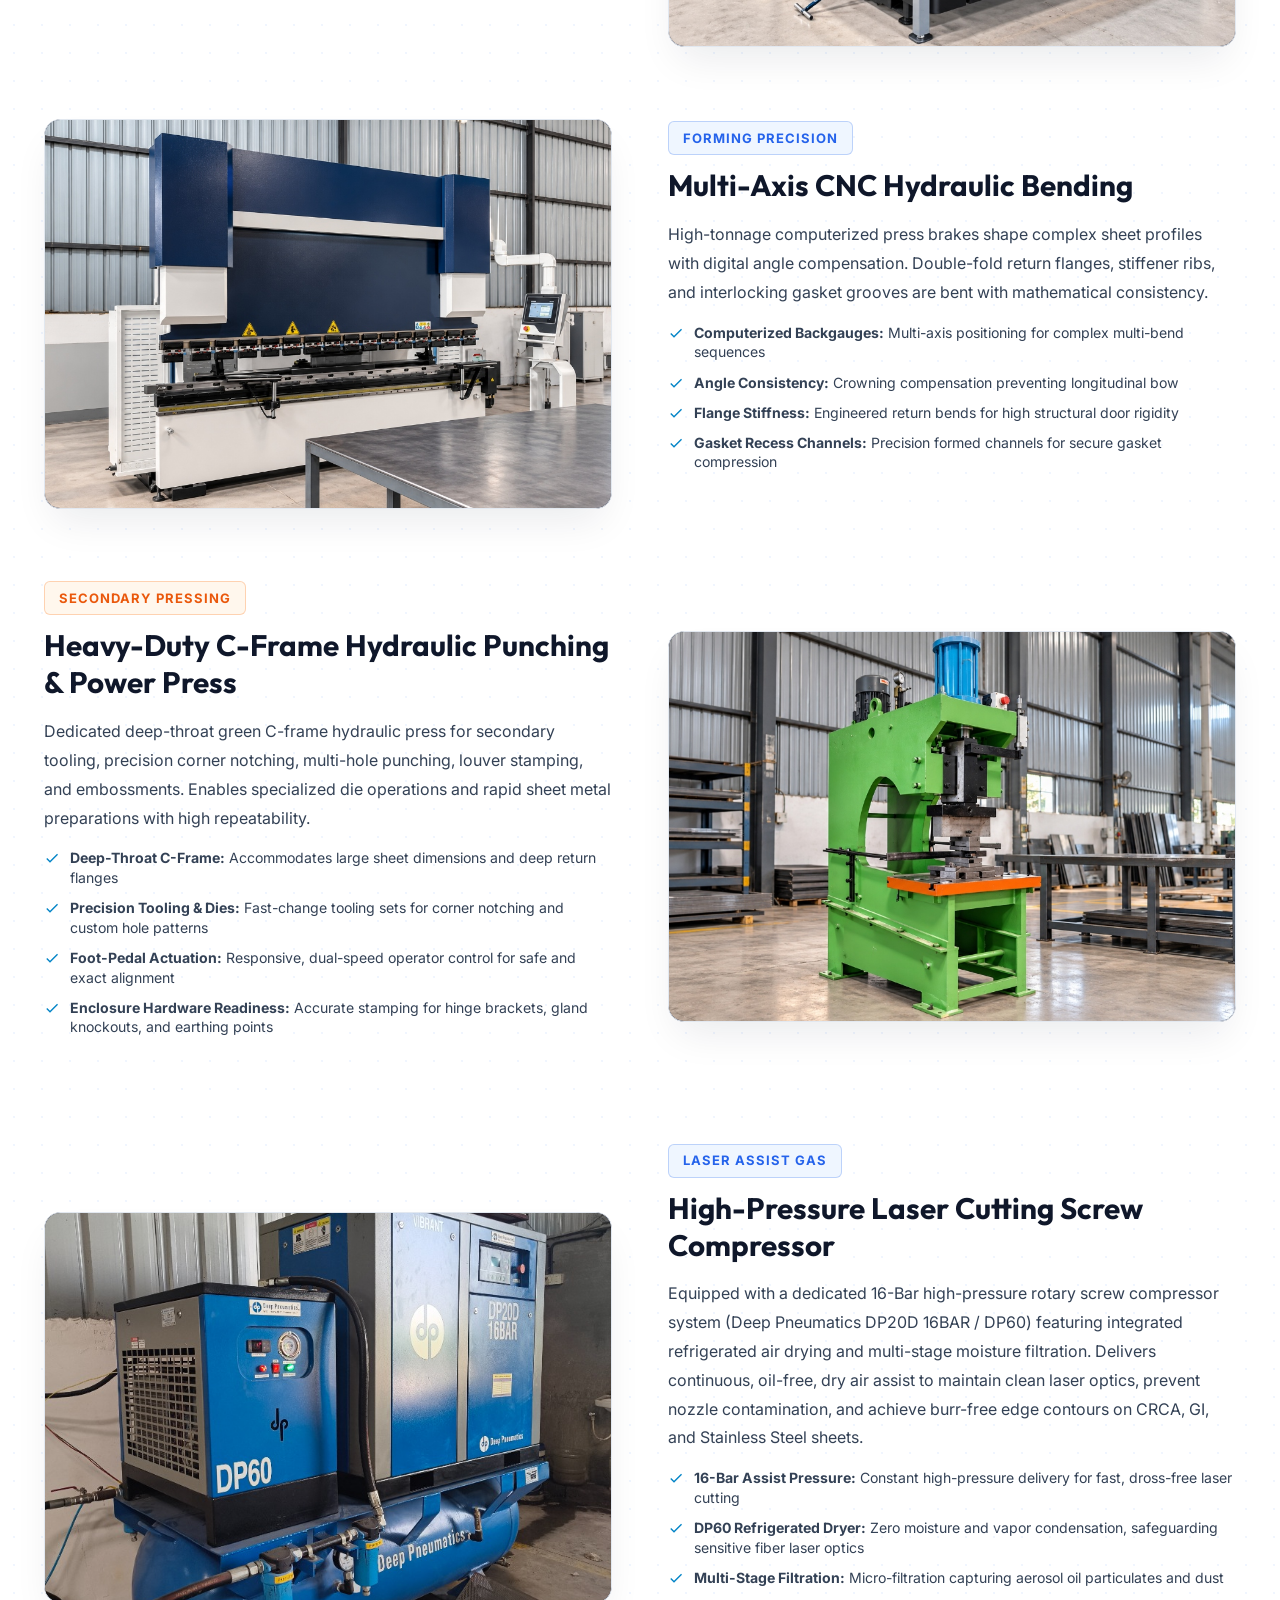
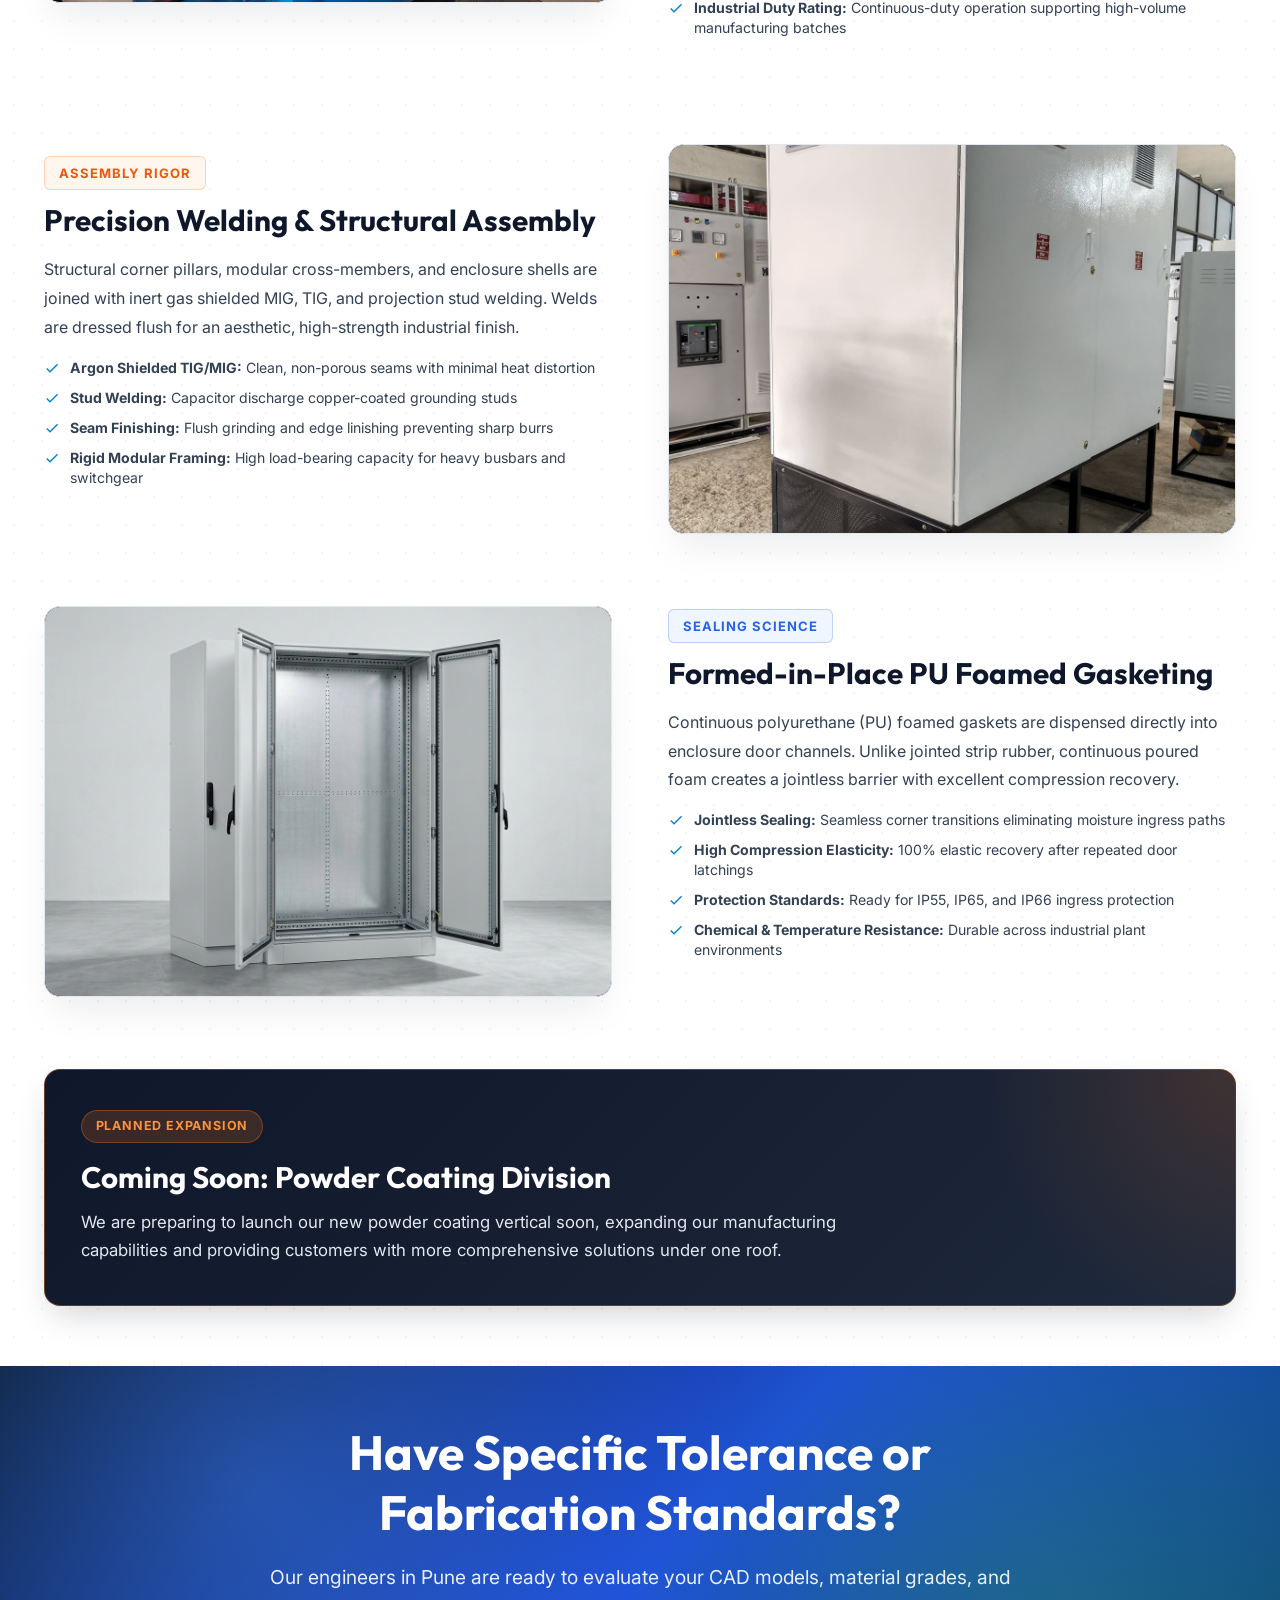
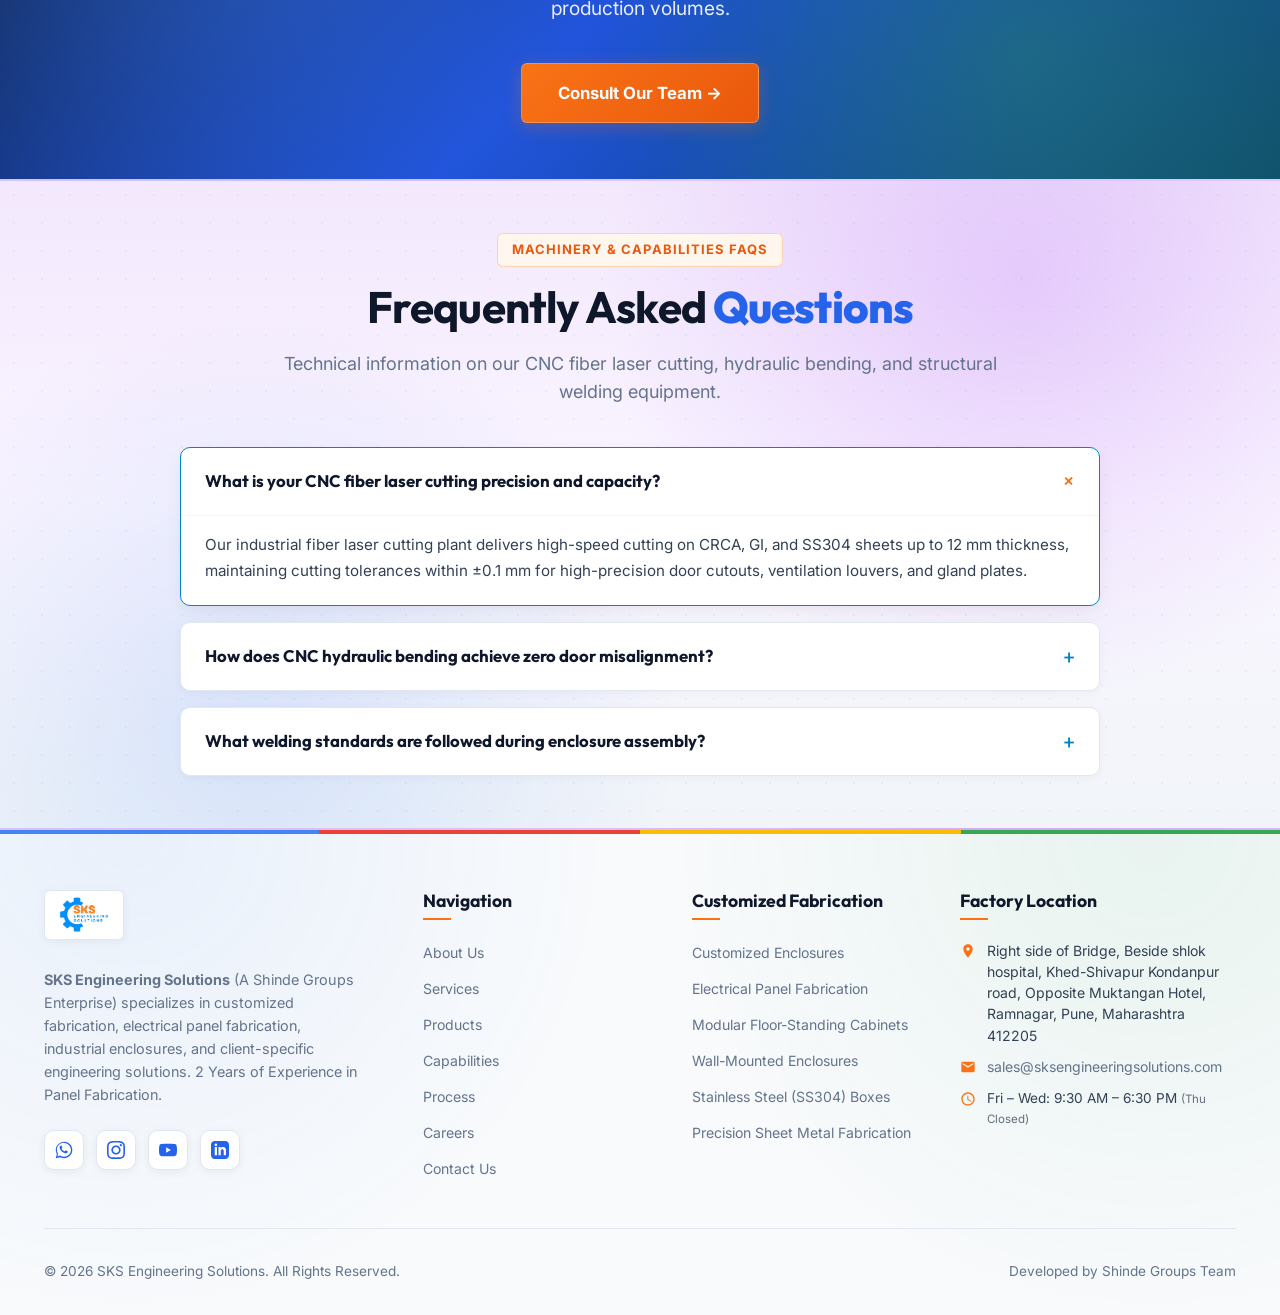
<file: capabilities.html>
<!DOCTYPE html>
<html lang="en">
<head>
    <meta charset="UTF-8">
    <meta name="viewport" content="width=device-width, initial-scale=1.0">
    <title>Sheet Metal Fabrication Capabilities Pune | SKS</title>
    
    <!-- SEO Meta Tags -->
    <meta name="description" content="Explore SKS Engineering Solutions manufacturing capabilities: CNC fiber laser cutting, CNC hydraulic bending, structural welding &amp; quality assurance in Pune.">
    <meta name="keywords" content="Fabrication Capabilities, Panel Fabrication, Sheet Metal Fabrication, Customized Enclosure Fabrication, Precision Fabrication, CNC Laser Cutting Pune, CNC Hydraulic Bending">
    <meta name="author" content="SKS Engineering Solutions">
    <meta name="robots" content="index, follow, max-snippet:-1, max-image-preview:large, max-video-preview:-1">
    <link rel="canonical" href="https://sksengineeringsolutions.github.io/capabilities.html">

    <!-- Geographic & Local SEO -->
    <meta name="geo.region" content="IN-MH">
    <meta name="geo.placename" content="Pune, Maharashtra, India">
    <meta name="geo.position" content="18.3582;73.8546">
    <meta name="ICBM" content="18.3582, 73.8546">

    <!-- Open Graph & Social Sharing -->
    <meta property="og:title" content="Sheet Metal Fabrication Capabilities Pune | SKS">
    <meta property="og:description" content="Sheet metal fabrication, CNC fiber laser cutting, hydraulic bending, and customized enclosure manufacturing in Pune.">
    <meta property="og:type" content="website">
    <meta property="og:url" content="https://sksengineeringsolutions.github.io/capabilities.html">
    <meta property="og:image" content="https://sksengineeringsolutions.github.io/assets/images/facility-laser.jpg">
    <meta property="og:image:width" content="1376">
    <meta property="og:image:height" content="768">
    <meta property="og:image:alt" content="SKS CNC Laser Cutting and Bending Plant Pune">
    <meta property="og:site_name" content="SKS Engineering Solutions">
    <meta property="og:locale" content="en_IN">

    <!-- Twitter Card -->
    <meta name="twitter:card" content="summary_large_image">
    <meta name="twitter:title" content="Sheet Metal Fabrication Capabilities Pune | SKS">
    <meta name="twitter:description" content="Precision panel fabrication, CNC machinery, and client-specific sheet metal engineering in Pune.">
    <meta name="twitter:image" content="https://sksengineeringsolutions.github.io/assets/images/facility-laser.jpg">

    <!-- Favicon -->
    <link rel="icon" href="assets/images/logo.png" type="image/png">
    <link rel="apple-touch-icon" href="assets/images/logo.png">

    <!-- Google Fonts -->
    <link rel="preconnect" href="https://fonts.googleapis.com">
    <link rel="preconnect" href="https://fonts.gstatic.com" crossorigin>
    <link href="https://fonts.googleapis.com/css2?family=Inter:wght@300;400;500;600;700;800&family=Outfit:wght@400;500;600;700;800;900&display=swap" rel="stylesheet">

    <!-- Production Stylesheet -->
    <link rel="stylesheet" href="assets/css/style.css?v=20261016">
    <!-- Structured Data (JSON-LD) for Service, FAQPage & BreadcrumbList -->
    <script type="application/ld+json">
    {
      "@context": "https://schema.org",
      "@graph": [
        {
          "@type": "WebPage",
          "@id": "https://sksengineeringsolutions.github.io/capabilities.html",
          "url": "https://sksengineeringsolutions.github.io/capabilities.html",
          "name": "Sheet Metal Fabrication Capabilities in Pune | SKS Engineering Solutions",
          "description": "Industrial manufacturing capabilities: CNC fiber laser cutting, precision hydraulic bending, and structural assembly in Pune.",
          "isPartOf": {
            "@id": "https://sksengineeringsolutions.github.io/#website"
          }
        },
        {
          "@type": "BreadcrumbList",
          "itemListElement": [
            {
              "@type": "ListItem",
              "position": 1,
              "name": "Home",
              "item": "https://sksengineeringsolutions.github.io/"
            },
            {
              "@type": "ListItem",
              "position": 2,
              "name": "Capabilities",
              "item": "https://sksengineeringsolutions.github.io/capabilities.html"
            }
          ]
        },
        {
          "@type": "Service",
          "name": "CNC Fiber Laser Cutting & Bending Capabilities",
          "provider": {
            "@type": "LocalBusiness",
            "name": "SKS Engineering Solutions",
            "telephone": "+91-8668742659"
          },
          "serviceType": "CNC Sheet Metal Processing",
          "areaServed": "Pune, Maharashtra, India",
          "description": "High-accuracy CNC fiber laser cutting and computerized multi-axis hydraulic press brake bending for custom enclosure components."
        },
        {
          "@type": "FAQPage",
          "mainEntity": [
            {
              "@type": "Question",
              "name": "What is your CNC fiber laser cutting precision and capacity?",
              "acceptedAnswer": {
                "@type": "Answer",
                "text": "Our industrial fiber laser cutting plant delivers high-speed cutting on CRCA, GI, and SS304 sheets up to 12 mm thickness, maintaining cutting tolerances within ±0.1 mm for high-precision door cutouts, ventilation louvers, and gland plates."
              }
            },
            {
              "@type": "Question",
              "name": "How does CNC hydraulic bending achieve zero door misalignment?",
              "acceptedAnswer": {
                "@type": "Answer",
                "text": "Our computerized multi-axis press brakes utilize calibrated K-factor bend allowances, multi-V precision tooling, and crowning compensation systems. Every formed bend angle is inspected with digital protractors to ensure squareness within ±0.5 degrees."
              }
            },
            {
              "@type": "Question",
              "name": "What welding standards are followed during enclosure assembly?",
              "acceptedAnswer": {
                "@type": "Answer",
                "text": "We deploy high-quality CO2 MIG and Argon TIG welding with capacitor discharge earthing stud welding. Weld seams are ground flush, slag is eliminated, and earthing studs are tested for electrical continuity before pre-treatment."
              }
            }
          ]
        }
      ]
    }
    </script>
</head>
<body>
    <!-- Top Scroll Progress Bar -->
    <div id="scrollProgressBar" class="scroll-progress-bar" aria-hidden="true"></div>

    <!-- ======================================================================
         Sticky Header & Main Navigation Bar
         ====================================================================== -->
    <header id="siteHeader">
        <div class="container nav-container">
            <!-- Brand Logo -->
            <a href="index.html" class="logo" id="headerLogo" aria-label="SKS Engineering Solutions Home">
                <img src="assets/images/logo.png?v=20261010_new" alt="SKS Engineering Solutions Logo - Shinde Groups" class="site-logo-img" width="607" height="411" loading="eager" fetchpriority="high">
            </a>

            <!-- Navigation Links -->
            <nav aria-label="Main Navigation">
                <ul class="nav-menu" id="navMenu">
                    <li><a href="index.html">Home</a></li>
                    <li><a href="about-us.html">About Us</a></li>
                    <li><a href="services.html">Services</a></li>
                    <li><a href="products.html">Products</a></li>
                    <li><a href="capabilities.html" class="active">Capabilities</a></li>
                    <li><a href="process.html">Process</a></li>
                    <li><a href="careers.html">Careers</a></li>
                    <li><a href="contact-us.html">Contact Us</a></li>
                    <li class="mobile-nav-cta">
                        <a href="contact-us.html" class="btn btn-lime btn-sm">Request RFQ</a>
                    </li>
                </ul>
            </nav>

            <!-- Actions & Mobile Trigger -->
            <div class="nav-actions">
                <a href="contact-us.html" class="btn btn-teal btn-sm" id="navQuoteBtn">Request RFQ</a>
                <button class="nav-toggle" id="navToggle" aria-label="Toggle Navigation Menu">
                    <span></span>
                    <span></span>
                    <span></span>
                </button>
            </div>
        </div>
    </header>

    <main>
        <!-- ==================================================================
             Page Hero Header
             ================================================================== -->
        <section class="page-hero-header">
            <div class="container">
                <nav class="breadcrumb-nav" aria-label="Breadcrumb">
                    <a href="index.html">Home</a>
                    <span class="sep">/</span>
                    <span class="current">Capabilities</span>
                </nav>
                <div class="page-hero-tag">
                    <span class="pulse-dot"></span>
                    Verified Plant Infrastructure
                </div>
                <h1 class="page-hero-title">Sheet Metal Fabrication Capabilities in Pune</h1>
                <p class="page-hero-subtitle">
                    Advanced CNC sheet metal machinery, precision tooling, and engineering-driven workflows dedicated to customized enclosure fabrication in Pune.
                </p>
            </div>
        </section>

        <!-- ==================================================================
             Core Capabilities Detailed Grid
             ================================================================== -->
        <section class="page-section bg-grid-pattern">
            <div class="container">
                <div class="section-header reveal">
                    <div class="tech-tag">Plant Infrastructure</div>
                    <h2 class="section-title">Verified <span class="text-teal">Fabrication Capabilities</span></h2>
                    <p class="section-desc">Equipped to deliver high-accuracy panel fabrication, custom dimensional envelopes, and reliable ingress protection.</p>
                </div>

                <!-- Capability Block 1: Highly Professional Design & CAD Engineering Team -->
                <div class="overview-grid reveal" style="margin-top: 1.75rem; align-items: center;">
                    <div class="overview-media">
                        <div class="overview-media-frame">
                            <img src="assets/images/facility-design-office.jpg?v=20261010_office" alt="Highly Professional Design Team Professionals at SKS Engineering Solutions Pune" width="1280" height="960" loading="lazy" decoding="async">
                            <div class="overview-experience-chip" style="top: 20px; right: 20px; padding: 0.85rem 1.25rem;">
                                <div class="number" style="font-size: 1.2rem; color: #a3e635;">CAD &amp; DFM</div>
                                <div class="label" style="font-size: 0.78rem;">Design Team</div>
                            </div>
                        </div>
                    </div>
                    <div class="overview-content">
                        <div class="tech-tag lime">Design Engineering Division</div>
                        <h2 style="font-size: 1.85rem; color: var(--text-primary); margin-bottom: 1rem; font-family: var(--font-heading);">
                            Highly Professional Design Team &amp; CAD Engineering
                        </h2>
                        <p style="color: var(--text-secondary); line-height: 1.8; margin-bottom: 1rem;">
                            At the core of SKS fabrication excellence is our highly professional design team. Our qualified sheet metal design engineers transform complex electrical schematics, architectural single-line diagrams (SLD), and client concepts into production-ready 3D CAD SolidWorks models with rigorous Design for Manufacturability (DFM) verification.
                        </p>
                        <ul class="service-specs-list" style="margin-bottom: 1.5rem;">
                            <li>
                                <svg viewBox="0 0 24 24" width="16" height="16" fill="currentColor"><path d="M9 16.17L4.83 12l-1.42 1.41L9 19 21 7l-1.41-1.41z"/></svg>
                                <span><strong>Expert CAD Engineers:</strong> Certified professionals in SolidWorks 3D sheet metal modeling and AutoCAD drafting</span>
                            </li>
                            <li>
                                <svg viewBox="0 0 24 24" width="16" height="16" fill="currentColor"><path d="M9 16.17L4.83 12l-1.42 1.41L9 19 21 7l-1.41-1.41z"/></svg>
                                <span><strong>Bend Deduction &amp; K-Factor Mastery:</strong> Precise mathematical sheet unfolding preventing dimensional variance during CNC bending</span>
                            </li>
                            <li>
                                <svg viewBox="0 0 24 24" width="16" height="16" fill="currentColor"><path d="M9 16.17L4.83 12l-1.42 1.41L9 19 21 7l-1.41-1.41z"/></svg>
                                <span><strong>Custom Fitment Engineering:</strong> Accurate cutout placement for switchgear, meters, louvers, gland plates, and internal mounting plates</span>
                            </li>
                            <li>
                                <svg viewBox="0 0 24 24" width="16" height="16" fill="currentColor"><path d="M9 16.17L4.83 12l-1.42 1.41L9 19 21 7l-1.41-1.41z"/></svg>
                                <span><strong>Rapid Turnaround:</strong> Collaborative 24&ndash;48h design review, DFM optimization, and GA drawings sign-off before manufacturing kickoff</span>
                            </li>
                        </ul>
                    </div>
                </div>

                <!-- Capability Block 2: CNC Fiber Laser Cutting -->
                <div class="overview-grid reveal" style="margin-top: 4.5rem; align-items: center;">
                    <div class="overview-content order-2-mobile">
                        <div class="tech-tag lime">Cutting Technology</div>
                        <h2 style="font-size: 1.85rem; color: var(--text-primary); margin-bottom: 1rem; font-family: var(--font-heading);">
                            CNC Fiber Laser Profiling
                        </h2>
                        <p style="color: var(--text-secondary); line-height: 1.8; margin-bottom: 1rem;">
                            High-speed fiber laser cutting delivers rapid, micron-accurate contours, cutouts, and hole arrays directly from CAD geometry with zero mechanical deformation or tooling wear.
                        </p>
                        <ul class="service-specs-list" style="margin-bottom: 1.5rem;">
                            <li>
                                <svg viewBox="0 0 24 24" width="16" height="16" fill="currentColor"><path d="M9 16.17L4.83 12l-1.42 1.41L9 19 21 7l-1.41-1.41z"/></svg>
                                <span><strong>Tight Tolerances:</strong> Consistent accuracy for seamless fitment</span>
                            </li>
                            <li>
                                <svg viewBox="0 0 24 24" width="16" height="16" fill="currentColor"><path d="M9 16.17L4.83 12l-1.42 1.41L9 19 21 7l-1.41-1.41z"/></svg>
                                <span><strong>Materials Handled:</strong> CRCA, Galvanized Iron (GI), Stainless Steel (SS304/SS316)</span>
                            </li>
                            <li>
                                <svg viewBox="0 0 24 24" width="16" height="16" fill="currentColor"><path d="M9 16.17L4.83 12l-1.42 1.41L9 19 21 7l-1.41-1.41z"/></svg>
                                <span><strong>Nitrogen Assist:</strong> Oxide-free edge finish ensuring superior weld and paint adhesion</span>
                            </li>
                            <li>
                                <svg viewBox="0 0 24 24" width="16" height="16" fill="currentColor"><path d="M9 16.17L4.83 12l-1.42 1.41L9 19 21 7l-1.41-1.41z"/></svg>
                                <span><strong>Automated Nesting:</strong> Optimizing raw material utilization and cost efficiency</span>
                            </li>
                        </ul>
                    </div>
                    <div class="overview-media order-1-mobile">
                        <div class="overview-media-frame">
                            <img src="assets/images/facility-laser.jpg?v=20261010_new" alt="CNC Fiber Laser Cutting Machine at SKS Engineering Solutions Pune" width="1376" height="768" loading="lazy" decoding="async">
                        </div>
                    </div>
                </div>

                <!-- Capability Block 3: CNC Hydraulic Bending -->
                <div class="overview-grid reveal" style="margin-top: 4.5rem; align-items: center;">
                    <div class="overview-media">
                        <div class="overview-media-frame">
                            <img src="assets/images/facility-bending.jpg?v=20261010_new" alt="CNC Hydraulic Press Brake Bending Machine at SKS Pune Facility" width="1200" height="896" loading="lazy" decoding="async">
                        </div>
                    </div>
                    <div class="overview-content">
                        <div class="tech-tag">Forming Precision</div>
                        <h2 style="font-size: 1.85rem; color: var(--text-primary); margin-bottom: 1rem; font-family: var(--font-heading);">
                            Multi-Axis CNC Hydraulic Bending
                        </h2>
                        <p style="color: var(--text-secondary); line-height: 1.8; margin-bottom: 1rem;">
                            High-tonnage computerized press brakes shape complex sheet profiles with digital angle compensation. Double-fold return flanges, stiffener ribs, and interlocking gasket grooves are bent with mathematical consistency.
                        </p>
                        <ul class="service-specs-list" style="margin-bottom: 1.5rem;">
                            <li>
                                <svg viewBox="0 0 24 24" width="16" height="16" fill="currentColor"><path d="M9 16.17L4.83 12l-1.42 1.41L9 19 21 7l-1.41-1.41z"/></svg>
                                <span><strong>Computerized Backgauges:</strong> Multi-axis positioning for complex multi-bend sequences</span>
                            </li>
                            <li>
                                <svg viewBox="0 0 24 24" width="16" height="16" fill="currentColor"><path d="M9 16.17L4.83 12l-1.42 1.41L9 19 21 7l-1.41-1.41z"/></svg>
                                <span><strong>Angle Consistency:</strong> Crowning compensation preventing longitudinal bow</span>
                            </li>
                            <li>
                                <svg viewBox="0 0 24 24" width="16" height="16" fill="currentColor"><path d="M9 16.17L4.83 12l-1.42 1.41L9 19 21 7l-1.41-1.41z"/></svg>
                                <span><strong>Flange Stiffness:</strong> Engineered return bends for high structural door rigidity</span>
                            </li>
                            <li>
                                <svg viewBox="0 0 24 24" width="16" height="16" fill="currentColor"><path d="M9 16.17L4.83 12l-1.42 1.41L9 19 21 7l-1.41-1.41z"/></svg>
                                <span><strong>Gasket Recess Channels:</strong> Precision formed channels for secure gasket compression</span>
                            </li>
                        </ul>
                    </div>
                </div>

                <!-- Capability Block 4: Secondary Hydraulic Power Press & Punching -->
                <div class="overview-grid reveal" style="margin-top: 4.5rem; align-items: center;">
                    <div class="overview-content order-2-mobile">
                        <div class="tech-tag lime">Secondary Pressing</div>
                        <h2 style="font-size: 1.85rem; color: var(--text-primary); margin-bottom: 1rem; font-family: var(--font-heading);">
                            Heavy-Duty C-Frame Hydraulic Punching &amp; Power Press
                        </h2>
                        <p style="color: var(--text-secondary); line-height: 1.8; margin-bottom: 1rem;">
                            Dedicated deep-throat green C-frame hydraulic press for secondary tooling, precision corner notching, multi-hole punching, louver stamping, and embossments. Enables specialized die operations and rapid sheet metal preparations with high repeatability.
                        </p>
                        <ul class="service-specs-list" style="margin-bottom: 1.5rem;">
                            <li>
                                <svg viewBox="0 0 24 24" width="16" height="16" fill="currentColor"><path d="M9 16.17L4.83 12l-1.42 1.41L9 19 21 7l-1.41-1.41z"/></svg>
                                <span><strong>Deep-Throat C-Frame:</strong> Accommodates large sheet dimensions and deep return flanges</span>
                            </li>
                            <li>
                                <svg viewBox="0 0 24 24" width="16" height="16" fill="currentColor"><path d="M9 16.17L4.83 12l-1.42 1.41L9 19 21 7l-1.41-1.41z"/></svg>
                                <span><strong>Precision Tooling &amp; Dies:</strong> Fast-change tooling sets for corner notching and custom hole patterns</span>
                            </li>
                            <li>
                                <svg viewBox="0 0 24 24" width="16" height="16" fill="currentColor"><path d="M9 16.17L4.83 12l-1.42 1.41L9 19 21 7l-1.41-1.41z"/></svg>
                                <span><strong>Foot-Pedal Actuation:</strong> Responsive, dual-speed operator control for safe and exact alignment</span>
                            </li>
                            <li>
                                <svg viewBox="0 0 24 24" width="16" height="16" fill="currentColor"><path d="M9 16.17L4.83 12l-1.42 1.41L9 19 21 7l-1.41-1.41z"/></svg>
                                <span><strong>Enclosure Hardware Readiness:</strong> Accurate stamping for hinge brackets, gland knockouts, and earthing points</span>
                            </li>
                        </ul>
                    </div>
                    <div class="overview-media order-1-mobile">
                        <div class="overview-media-frame">
                            <img src="assets/images/facility-power-press.jpg?v=20261010_new" alt="C-Frame Hydraulic Power Press for Sheet Metal Punching and Notching" width="1200" height="896" loading="lazy" decoding="async">
                        </div>
                    </div>
                </div>

                <!-- Capability Block 5: Laser Assist Air Compressor System -->
                <div class="overview-grid reveal" style="margin-top: 4.5rem; align-items: center;">
                    <div class="overview-media">
                        <div class="overview-media-frame">
                            <img src="assets/images/facility-compressor.jpg" alt="Deep Pneumatics 16-Bar Laser Cutting Screw Compressor System" width="1200" height="896" loading="lazy" decoding="async">
                        </div>
                    </div>
                    <div class="overview-content">
                        <div class="tech-tag">Laser Assist Gas</div>
                        <h2 style="font-size: 1.85rem; color: var(--text-primary); margin-bottom: 1rem; font-family: var(--font-heading);">
                            High-Pressure Laser Cutting Screw Compressor
                        </h2>
                        <p style="color: var(--text-secondary); line-height: 1.8; margin-bottom: 1rem;">
                            Equipped with a dedicated 16-Bar high-pressure rotary screw compressor system (Deep Pneumatics DP20D 16BAR / DP60) featuring integrated refrigerated air drying and multi-stage moisture filtration. Delivers continuous, oil-free, dry air assist to maintain clean laser optics, prevent nozzle contamination, and achieve burr-free edge contours on CRCA, GI, and Stainless Steel sheets.
                        </p>
                        <ul class="service-specs-list" style="margin-bottom: 1.5rem;">
                            <li>
                                <svg viewBox="0 0 24 24" width="16" height="16" fill="currentColor"><path d="M9 16.17L4.83 12l-1.42 1.41L9 19 21 7l-1.41-1.41z"/></svg>
                                <span><strong>16-Bar Assist Pressure:</strong> Constant high-pressure delivery for fast, dross-free laser cutting</span>
                            </li>
                            <li>
                                <svg viewBox="0 0 24 24" width="16" height="16" fill="currentColor"><path d="M9 16.17L4.83 12l-1.42 1.41L9 19 21 7l-1.41-1.41z"/></svg>
                                <span><strong>DP60 Refrigerated Dryer:</strong> Zero moisture and vapor condensation, safeguarding sensitive fiber laser optics</span>
                            </li>
                            <li>
                                <svg viewBox="0 0 24 24" width="16" height="16" fill="currentColor"><path d="M9 16.17L4.83 12l-1.42 1.41L9 19 21 7l-1.41-1.41z"/></svg>
                                <span><strong>Multi-Stage Filtration:</strong> Micro-filtration capturing aerosol oil particulates and dust</span>
                            </li>
                            <li>
                                <svg viewBox="0 0 24 24" width="16" height="16" fill="currentColor"><path d="M9 16.17L4.83 12l-1.42 1.41L9 19 21 7l-1.41-1.41z"/></svg>
                                <span><strong>Industrial Duty Rating:</strong> Continuous-duty operation supporting high-volume manufacturing batches</span>
                            </li>
                        </ul>
                    </div>
                </div>

                <!-- Capability Block 6: Welding & Structural Assembly -->
                <div class="overview-grid reveal" style="margin-top: 4.5rem; align-items: center;">
                    <div class="overview-content order-2-mobile">
                        <div class="tech-tag lime">Assembly Rigor</div>
                        <h2 style="font-size: 1.85rem; color: var(--text-primary); margin-bottom: 1rem; font-family: var(--font-heading);">
                            Precision Welding &amp; Structural Assembly
                        </h2>
                        <p style="color: var(--text-secondary); line-height: 1.8; margin-bottom: 1rem;">
                            Structural corner pillars, modular cross-members, and enclosure shells are joined with inert gas shielded MIG, TIG, and projection stud welding. Welds are dressed flush for an aesthetic, high-strength industrial finish.
                        </p>
                        <ul class="service-specs-list" style="margin-bottom: 1.5rem;">
                            <li>
                                <svg viewBox="0 0 24 24" width="16" height="16" fill="currentColor"><path d="M9 16.17L4.83 12l-1.42 1.41L9 19 21 7l-1.41-1.41z"/></svg>
                                <span><strong>Argon Shielded TIG/MIG:</strong> Clean, non-porous seams with minimal heat distortion</span>
                            </li>
                            <li>
                                <svg viewBox="0 0 24 24" width="16" height="16" fill="currentColor"><path d="M9 16.17L4.83 12l-1.42 1.41L9 19 21 7l-1.41-1.41z"/></svg>
                                <span><strong>Stud Welding:</strong> Capacitor discharge copper-coated grounding studs</span>
                            </li>
                            <li>
                                <svg viewBox="0 0 24 24" width="16" height="16" fill="currentColor"><path d="M9 16.17L4.83 12l-1.42 1.41L9 19 21 7l-1.41-1.41z"/></svg>
                                <span><strong>Seam Finishing:</strong> Flush grinding and edge linishing preventing sharp burrs</span>
                            </li>
                            <li>
                                <svg viewBox="0 0 24 24" width="16" height="16" fill="currentColor"><path d="M9 16.17L4.83 12l-1.42 1.41L9 19 21 7l-1.41-1.41z"/></svg>
                                <span><strong>Rigid Modular Framing:</strong> High load-bearing capacity for heavy busbars and switchgear</span>
                            </li>
                        </ul>
                    </div>
                    <div class="overview-media order-1-mobile">
                        <div class="overview-media-frame">
                            <img src="assets/images/panels/panel-modular-frame.jpg" alt="Welded Modular Structural Frame Assembly" width="1205" height="1600" loading="lazy" decoding="async">
                        </div>
                    </div>
                </div>

                <!-- Capability Block 7: Ingress Protection PU Gasketing -->
                <div class="overview-grid reveal" style="margin-top: 4.5rem; align-items: center;">
                    <div class="overview-media">
                        <div class="overview-media-frame">
                            <img src="assets/images/product-modular-enclosure.jpg" alt="Modular Electrical Enclosure with Formed Gasket Recess Channels" width="1200" height="896" loading="lazy" decoding="async">
                        </div>
                    </div>
                    <div class="overview-content">
                        <div class="tech-tag">Sealing Science</div>
                        <h2 style="font-size: 1.85rem; color: var(--text-primary); margin-bottom: 1rem; font-family: var(--font-heading);">
                            Formed-in-Place PU Foamed Gasketing
                        </h2>
                        <p style="color: var(--text-secondary); line-height: 1.8; margin-bottom: 1rem;">
                            Continuous polyurethane (PU) foamed gaskets are dispensed directly into enclosure door channels. Unlike jointed strip rubber, continuous poured foam creates a jointless barrier with excellent compression recovery.
                        </p>
                        <ul class="service-specs-list" style="margin-bottom: 1.5rem;">
                            <li>
                                <svg viewBox="0 0 24 24" width="16" height="16" fill="currentColor"><path d="M9 16.17L4.83 12l-1.42 1.41L9 19 21 7l-1.41-1.41z"/></svg>
                                <span><strong>Jointless Sealing:</strong> Seamless corner transitions eliminating moisture ingress paths</span>
                            </li>
                            <li>
                                <svg viewBox="0 0 24 24" width="16" height="16" fill="currentColor"><path d="M9 16.17L4.83 12l-1.42 1.41L9 19 21 7l-1.41-1.41z"/></svg>
                                <span><strong>High Compression Elasticity:</strong> 100% elastic recovery after repeated door latchings</span>
                            </li>
                            <li>
                                <svg viewBox="0 0 24 24" width="16" height="16" fill="currentColor"><path d="M9 16.17L4.83 12l-1.42 1.41L9 19 21 7l-1.41-1.41z"/></svg>
                                <span><strong>Protection Standards:</strong> Ready for IP55, IP65, and IP66 ingress protection</span>
                            </li>
                            <li>
                                <svg viewBox="0 0 24 24" width="16" height="16" fill="currentColor"><path d="M9 16.17L4.83 12l-1.42 1.41L9 19 21 7l-1.41-1.41z"/></svg>
                                <span><strong>Chemical &amp; Temperature Resistance:</strong> Durable across industrial plant environments</span>
                            </li>
                        </ul>
                    </div>
                </div>

                <!-- Upcoming Powder Coating Expansion Banner -->
                <div class="coming-soon-banner reveal" style="margin-top: 4.5rem;">
                    <div class="coming-soon-badge">Planned Expansion</div>
                    <h3 class="coming-soon-title">Coming Soon: Powder Coating Division</h3>
                    <p class="coming-soon-desc">
                        We are preparing to launch our new powder coating vertical soon, expanding our manufacturing capabilities and providing customers with more comprehensive solutions under one roof.
                    </p>
                </div>
            </div>
        </section>

        <!-- ==================================================================
             CTA Banner
             ================================================================== -->
        <section class="cta-banner-section">
            <div class="container">
                <div class="cta-banner reveal">
                    <div class="cta-content">
                        <h2>Have Specific Tolerance or Fabrication Standards?</h2>
                        <p>Our engineers in Pune are ready to evaluate your CAD models, material grades, and production volumes.</p>
                    </div>
                    <div class="cta-actions">
                        <a href="contact-us.html" class="btn btn-lime btn-lg">Consult Our Team &rarr;</a>
                    </div>
                </div>
            </div>
        </section>
            <!-- ==============================================================
             Section: Frequently Asked Questions (FAQ)
             ============================================================== -->
        <section class="faq-section bg-grid-pattern" id="capabilitiesFaq">
            <div class="container">
                <div class="section-header reveal">
                    <div class="tech-tag lime">Machinery &amp; Capabilities FAQs</div>
                    <h2 class="section-title">Frequently Asked <span class="text-teal">Questions</span></h2>
                    <p class="section-desc">Technical information on our CNC fiber laser cutting, hydraulic bending, and structural welding equipment.</p>
                </div>

                <div class="faq-container reveal reveal-delay">
                    <details class="faq-item" open>
                        <summary class="faq-question">What is your CNC fiber laser cutting precision and capacity?</summary>
                        <div class="faq-answer">
                            <p>Our industrial fiber laser cutting plant delivers high-speed cutting on CRCA, GI, and SS304 sheets up to 12 mm thickness, maintaining cutting tolerances within &plusmn;0.1 mm for high-precision door cutouts, ventilation louvers, and gland plates.</p>
                        </div>
                    </details>

                    <details class="faq-item">
                        <summary class="faq-question">How does CNC hydraulic bending achieve zero door misalignment?</summary>
                        <div class="faq-answer">
                            <p>Our computerized multi-axis press brakes utilize calibrated K-factor bend allowances, multi-V precision tooling, and crowning compensation systems. Every formed bend angle is inspected with digital protractors to ensure squareness within &plusmn;0.5 degrees.</p>
                        </div>
                    </details>

                    <details class="faq-item">
                        <summary class="faq-question">What welding standards are followed during enclosure assembly?</summary>
                        <div class="faq-answer">
                            <p>We deploy high-quality CO2 MIG and Argon TIG welding with capacitor discharge earthing stud welding. Weld seams are ground flush, slag is eliminated, and earthing studs are tested for electrical continuity before pre-treatment.</p>
                        </div>
                    </details>
                </div>
            </div>
        </section>
    </main>

    <!-- ======================================================================
         Master Footer
         ====================================================================== -->
    <footer class="master-footer">
        <div class="container">
            <div class="footer-top-grid">
                <!-- Brand Column -->
                <div class="footer-brand">
                    <a href="index.html" class="logo" aria-label="SKS Engineering Solutions Home">
                        <img src="assets/images/logo.png?v=20261010_new" alt="SKS Engineering Solutions Logo" class="footer-logo-img" width="607" height="411" loading="lazy" decoding="async">
                    </a>
                    <p class="footer-brand-desc">
                        <strong>SKS Engineering Solutions</strong> (A Shinde Groups Enterprise) specializes in customized fabrication, electrical panel fabrication, industrial enclosures, and client-specific engineering solutions. 2 Years of Experience in Panel Fabrication.
                    </p>
                    <div class="footer-social-links">
                        <a href="https://api.whatsapp.com/send?phone=918668742659&amp;text=Hello%20SKS%20Engineering%2C%20I%20would%20like%20to%20inquire%20about%20customized%20enclosures" target="_blank" rel="noopener noreferrer" class="social-btn social-btn-wa" aria-label="Chat on WhatsApp" title="WhatsApp">
                            <svg viewBox="0 0 24 24" width="20" height="20" fill="currentColor">
                                <path d="M12.04 2c-5.46 0-9.91 4.45-9.91 9.91 0 1.75.46 3.45 1.32 4.95L2.05 22l5.25-1.38c1.45.79 3.08 1.21 4.74 1.21 5.46 0 9.91-4.45 9.91-9.91 0-2.65-1.03-5.14-2.9-7.01A9.816 9.816 0 0 0 12.04 2m.01 1.67c4.55 0 8.24 3.7 8.24 8.24 0 2.2-.86 4.28-2.42 5.84a8.19 8.19 0 0 1-5.83 2.41c-1.55 0-3.07-.43-4.39-1.25l-.31-.19-3.26.85.87-3.18-.21-.34a8.217 8.217 0 0 1-1.26-4.38c0-4.54 3.7-8.24 8.24-8.24m-3.55 3.41c-.19 0-.41.07-.63.29-.22.22-.84.82-.84 2 0 1.18.86 2.32.98 2.48.12.16 1.7 2.6 4.12 3.65.58.25 1.03.4 1.38.51.58.18 1.11.16 1.53.1.47-.07 1.44-.59 1.64-1.16.2-.57.2-1.06.14-1.16-.06-.1-.22-.16-.47-.29s-1.44-.71-1.66-.79c-.22-.08-.39-.12-.55.12-.16.25-.63.79-.77.95-.14.16-.28.18-.53.06-.24-.12-1.03-.38-1.96-1.21-.72-.64-1.21-1.44-1.35-1.68-.14-.25-.01-.38.11-.5.11-.11.25-.28.37-.43.12-.14.16-.25.25-.41.08-.16.04-.31-.02-.43-.06-.12-.55-1.32-.75-1.81-.2-.47-.4-.41-.55-.42z"/>
                            </svg>
                        </a>
<a href="https://www.instagram.com/sks_engineering_solutions" target="_blank" rel="noopener noreferrer" class="social-btn social-btn-ig" aria-label="SKS Engineering Solutions on Instagram" title="Instagram">
                            <svg viewBox="0 0 24 24" width="18" height="18" fill="currentColor"><path d="M12 2.163c3.204 0 3.584.012 4.85.07 3.252.148 4.771 1.691 4.919 4.919.058 1.265.069 1.645.069 4.849 0 3.205-.012 3.584-.069 4.849-.149 3.225-1.664 4.771-4.919 4.919-1.266.058-1.644.07-4.85.07-3.204 0-3.584-.012-4.849-.07-3.26-.149-4.771-1.699-4.919-4.92-.058-1.265-.07-1.644-.07-4.849 0-3.204.013-3.583.07-4.849.149-3.227 1.664-4.771 4.919-4.919 1.266-.057 1.645-.069 4.849-.069zm0-2.163c-3.259 0-3.667.014-4.947.072-4.358.2-6.78 2.618-6.98 6.98-.059 1.281-.073 1.689-.073 4.948 0 3.259.014 3.668.072 4.948.2 4.358 2.618 6.78 6.98 6.98 1.281.058 1.689.072 4.948.072 3.259 0 3.668-.014 4.948-.072 4.354-.2 6.782-2.618 6.979-6.98.059-1.28.073-1.689.073-4.948 0-3.259-.014-3.667-.072-4.947-.196-4.354-2.617-6.78-6.979-6.98-1.281-.059-1.69-.073-4.949-.073zm0 5.838c-3.403 0-6.162 2.759-6.162 6.162s2.759 6.163 6.162 6.163 6.162-2.759 6.162-6.163c0-3.403-2.759-6.162-6.162-6.162zm0 10.162c-2.209 0-4-1.79-4-4 0-2.209 1.791-4 4-4s4 1.791 4 4c0 2.21-1.791 4-4 4zm6.406-11.845c-.796 0-1.441.645-1.441 1.44s.645 1.44 1.441 1.44c.795 0 1.439-.645 1.439-1.44s-.644-1.44-1.439-1.44z"/></svg>
                        </a>
                        <a href="https://www.youtube.com/@shindegroups1" target="_blank" rel="noopener noreferrer" class="social-btn social-btn-yt" aria-label="Shinde Groups on YouTube" title="YouTube">
                            <svg viewBox="0 0 24 24" width="18" height="18" fill="currentColor"><path d="M23.498 6.186a3.016 3.016 0 0 0-2.122-2.136C19.505 3.545 12 3.545 12 3.545s-7.505 0-9.377.505A3.017 3.017 0 0 0 .502 6.186C0 8.07 0 12 0 12s0 3.93.502 5.814a3.016 3.016 0 0 0 2.122 2.136c1.871.505 9.376.505 9.376.505s7.505 0 9.377-.505a3.015 3.015 0 0 0 2.122-2.136C24 15.93 24 12 24 12s0-3.93-.502-5.814zM9.545 15.568V8.432L15.818 12l-6.273 3.568z"/></svg>
                        </a>
                        <a href="https://www.linkedin.com/company/shindegroups" target="_blank" rel="noopener noreferrer" class="social-btn social-btn-li" aria-label="Shinde Groups on LinkedIn" title="LinkedIn">
                            <svg viewBox="0 0 24 24" width="18" height="18" fill="currentColor"><path d="M19 0h-14c-2.761 0-5 2.239-5 5v14c0 2.761 2.239 5 5 5h14c2.762 0 5-2.239 5-5v-14c0-2.761-2.238-5-5-5zm-11 19h-3v-11h3v11zm-1.5-12.268c-.966 0-1.75-.79-1.75-1.764s.784-1.764 1.75-1.764 1.75.79 1.75 1.764-.783 1.764-1.75 1.764zm13.5 12.268h-3v-5.604c0-3.368-4-3.113-4 0v5.604h-3v-11h3v1.765c1.396-2.586 7-2.777 7 2.476v6.759z"/></svg>
                        </a>
                        
                    </div>
                </div>

                <!-- Column 2: Navigation -->
                <div class="footer-col">
                    <h4>Navigation</h4>
                    <ul>
                        <li><a href="about-us.html">About Us</a></li>
                        <li><a href="services.html">Services</a></li>
                        <li><a href="products.html">Products</a></li>
                        <li><a href="capabilities.html">Capabilities</a></li>
                        <li><a href="process.html">Process</a></li>
                        <li><a href="careers.html">Careers</a></li>
                        <li><a href="contact-us.html">Contact Us</a></li>
                    </ul>
                </div>

                <!-- Column 3: Customized Solutions -->
                <div class="footer-col">
                    <h4>Customized Fabrication</h4>
                    <ul>
                        <li><a href="products.html">Customized Enclosures</a></li>
                        <li><a href="services.html">Electrical Panel Fabrication</a></li>
                        <li><a href="products.html">Modular Floor-Standing Cabinets</a></li>
                        <li><a href="products.html">Wall-Mounted Enclosures</a></li>
                        <li><a href="products.html">Stainless Steel (SS304) Boxes</a></li>
                        <li><a href="capabilities.html">Precision Sheet Metal Fabrication</a></li>
                    </ul>
                </div>

                <!-- Column 4: Factory Location -->
                <div class="footer-col">
                    <h4>Factory Location</h4>
                    <ul class="footer-contact-info">
                        <li>
                            <svg viewBox="0 0 24 24" width="16" height="16" fill="currentColor"><path d="M12 2C8.13 2 5 5.13 5 9c0 5.25 7 13 7 13s7-7.75 7-13c0-3.87-3.13-7-7-7zm0 9.5a2.5 2.5 0 0 1 0-5 2.5 2.5 0 0 1 0 5z"/></svg>
                            <a href="https://maps.app.goo.gl/mNCYdPJJQLvxL5st7" target="_blank" rel="noopener" style="color: inherit; text-decoration: none;">Right side of Bridge, Beside shlok hospital, Khed-Shivapur Kondanpur road, Opposite Muktangan Hotel, Ramnagar, Pune, Maharashtra 412205</a>
                        </li>
                        <li>
                            <svg viewBox="0 0 24 24" width="16" height="16" fill="currentColor"><path d="M20 4H4c-1.1 0-1.99.9-1.99 2L2 18c0 1.1.9 2 2 2h16c1.1 0 2-.9 2-2V6c0-1.1-.9-2-2-2zm0 4l-8 5-8-5V6l8 5 8-5v2z"/></svg>
                            <a href="mailto:sales@sksengineeringsolutions.com">sales@sksengineeringsolutions.com</a>
                        </li>
                        <li>
                            <svg viewBox="0 0 24 24" width="16" height="16" fill="currentColor"><path d="M11.99 2C6.47 2 2 6.48 2 12s4.47 10 9.99 10C17.52 22 22 17.52 22 12S17.52 2 11.99 2zM12 20c-4.42 0-8-3.58-8-8s3.58-8 8-8 8 3.58 8 8-3.58 8-8 8zm.5-13H11v6l5.25 3.15.75-1.23-4.5-2.67z"/></svg>
                            <span>Fri &ndash; Wed: 9:30 AM &ndash; 6:30 PM <span style="opacity: 0.75; font-size: 0.85em;">(Thu Closed)</span></span>
                        </li>
                    </ul>
                </div>
            </div>

            <!-- Footer Bottom Bar -->
            <div class="footer-bottom-bar">
                <p>&copy; 2026 SKS Engineering Solutions. All Rights Reserved.</p>
                <p>Developed by Shinde Groups Team</p>
            </div>
        </div>
    </footer>

    <!-- ======================================================================
         Right-Side Floating Quick Action Social Icons Dock
         Icons ONLY: Instagram, YouTube, LinkedIn, Email
         ====================================================================== -->
    <aside class="floating-right-dock" id="floatingRightDock" aria-label="Social and Contact Channels">
        <!-- 1. WhatsApp Tab -->
        <div class="dock-item dock-whatsapp">
            <a href="https://api.whatsapp.com/send?phone=918668742659&amp;text=Hello%20SKS%20Engineering%2C%20I%20would%20like%20to%20inquire%20about%20customized%20enclosures" target="_blank" rel="noopener noreferrer" class="dock-btn dock-btn-whatsapp" aria-label="Chat with SKS Engineering on WhatsApp" title="WhatsApp: +91-8668742659">
                <svg viewBox="0 0 24 24" width="24" height="24" fill="currentColor">
                    <path d="M12.04 2c-5.46 0-9.91 4.45-9.91 9.91 0 1.75.46 3.45 1.32 4.95L2.05 22l5.25-1.38c1.45.79 3.08 1.21 4.74 1.21 5.46 0 9.91-4.45 9.91-9.91 0-2.65-1.03-5.14-2.9-7.01A9.816 9.816 0 0 0 12.04 2m.01 1.67c4.55 0 8.24 3.7 8.24 8.24 0 2.2-.86 4.28-2.42 5.84a8.19 8.19 0 0 1-5.83 2.41c-1.55 0-3.07-.43-4.39-1.25l-.31-.19-3.26.85.87-3.18-.21-.34a8.217 8.217 0 0 1-1.26-4.38c0-4.54 3.7-8.24 8.24-8.24m-3.55 3.41c-.19 0-.41.07-.63.29-.22.22-.84.82-.84 2 0 1.18.86 2.32.98 2.48.12.16 1.7 2.6 4.12 3.65.58.25 1.03.4 1.38.51.58.18 1.11.16 1.53.1.47-.07 1.44-.59 1.64-1.16.2-.57.2-1.06.14-1.16-.06-.1-.22-.16-.47-.29s-1.44-.71-1.66-.79c-.22-.08-.39-.12-.55.12-.16.25-.63.79-.77.95-.14.16-.28.18-.53.06-.24-.12-1.03-.38-1.96-1.21-.72-.64-1.21-1.44-1.35-1.68-.14-.25-.01-.38.11-.5.11-.11.25-.28.37-.43.12-.14.16-.25.25-.41.08-.16.04-.31-.02-.43-.06-.12-.55-1.32-.75-1.81-.2-.47-.4-.41-.55-.42z"/>
                </svg>
                <span class="dock-badge-pulse" title="Engineers active now"></span>
                <span class="dock-tooltip">Chat on WhatsApp: +91-8668742659</span>
            </a>
        </div>
        <!-- 2. Instagram Tab -->
        <div class="dock-item dock-instagram">
            <a href="https://www.instagram.com/sks_engineering_solutions" target="_blank" rel="noopener noreferrer" class="dock-btn dock-btn-instagram" aria-label="Follow SKS Engineering Solutions on Instagram" title="Instagram">
                <svg viewBox="0 0 24 24" width="22" height="22" fill="currentColor">
                    <path d="M12 2.163c3.204 0 3.584.012 4.85.07 3.252.148 4.771 1.691 4.919 4.919.058 1.265.069 1.645.069 4.849 0 3.205-.012 3.584-.069 4.849-.149 3.225-1.664 4.771-4.919 4.919-1.266.058-1.644.07-4.85.07-3.204 0-3.584-.012-4.849-.07-3.26-.149-4.771-1.699-4.919-4.92-.058-1.265-.07-1.644-.07-4.849 0-3.204.013-3.583.07-4.849.149-3.227 1.664-4.771 4.919-4.919 1.266-.057 1.645-.069 4.849-.069zm0-2.163c-3.259 0-3.667.014-4.947.072-4.358.2-6.78 2.618-6.98 6.98-.059 1.281-.073 1.689-.073 4.948 0 3.259.014 3.668.072 4.948.2 4.358 2.618 6.78 6.98 6.98 1.281.058 1.689.072 4.948.072 3.259 0 3.668-.014 4.948-.072 4.354-.2 6.782-2.618 6.979-6.98.059-1.28.073-1.689.073-4.948 0-3.259-.014-3.667-.072-4.947-.196-4.354-2.617-6.78-6.979-6.98-1.281-.059-1.69-.073-4.949-.073zm0 5.838c-3.403 0-6.162 2.759-6.162 6.162s2.759 6.163 6.162 6.163 6.162-2.759 6.162-6.163c0-3.403-2.759-6.162-6.162-6.162zm0 10.162c-2.209 0-4-1.79-4-4 0-2.209 1.791-4 4-4s4 1.791 4 4c0 2.21-1.791 4-4 4zm6.406-11.845c-.796 0-1.441.645-1.441 1.44s.645 1.44 1.441 1.44c.795 0 1.439-.645 1.439-1.44s-.644-1.44-1.439-1.44z"/>
                </svg>
                <span class="dock-tooltip">Instagram</span>
            </a>
        </div>
        <!-- 3. YouTube Tab -->
        <div class="dock-item dock-youtube">
            <a href="https://www.youtube.com/@shindegroups1" target="_blank" rel="noopener noreferrer" class="dock-btn dock-btn-youtube" aria-label="Subscribe to Shinde Groups on YouTube" title="YouTube">
                <svg viewBox="0 0 24 24" width="22" height="22" fill="currentColor">
                    <path d="M23.498 6.186a3.016 3.016 0 0 0-2.122-2.136C19.505 3.545 12 3.545 12 3.545s-7.505 0-9.377.505A3.017 3.017 0 0 0 .502 6.186C0 8.07 0 12 0 12s0 3.93.502 5.814a3.016 3.016 0 0 0 2.122 2.136c1.871.505 9.376.505 9.376.505s7.505 0 9.377-.505a3.015 3.015 0 0 0 2.122-2.136C24 15.93 24 12 24 12s0-3.93-.502-5.814zM9.545 15.568V8.432L15.818 12l-6.273 3.568z"/>
                </svg>
                <span class="dock-tooltip">YouTube</span>
            </a>
        </div>
        <!-- 4. LinkedIn Tab -->
        <div class="dock-item dock-linkedin">
            <a href="https://www.linkedin.com/company/shindegroups" target="_blank" rel="noopener noreferrer" class="dock-btn dock-btn-linkedin" aria-label="Connect with Shinde Groups on LinkedIn" title="LinkedIn">
                <svg viewBox="0 0 24 24" width="20" height="20" fill="currentColor">
                    <path d="M19 0h-14c-2.761 0-5 2.239-5 5v14c0 2.761 2.239 5 5 5h14c2.762 0 5-2.239 5-5v-14c0-2.761-2.238-5-5-5zm-11 19h-3v-11h3v11zm-1.5-12.268c-.966 0-1.75-.79-1.75-1.764s.784-1.764 1.75-1.764 1.75.79 1.75 1.764-.783 1.764-1.75 1.764zm13.5 12.268h-3v-5.604c0-3.368-4-3.113-4 0v5.604h-3v-11h3v1.765c1.396-2.586 7-2.777 7 2.476v6.759z"/>
                </svg>
                <span class="dock-tooltip">LinkedIn</span>
            </a>
        </div>
        
    </aside>

    <!-- Back to Top Smooth Scroll Button -->
    <button id="backToTopBtn" class="back-to-top" aria-label="Scroll Back to Top">
        <svg viewBox="0 0 24 24" width="22" height="22" fill="currentColor">
            <path d="M7.41 15.41L12 10.83l4.59 4.58L18 14l-6-6-6 6z"/>
        </svg>
    </button>

    <!-- Production Interactive Scripts -->
    <script defer src="assets/js/script.js?v=20261016"></script>
</body>
</html>
</file>
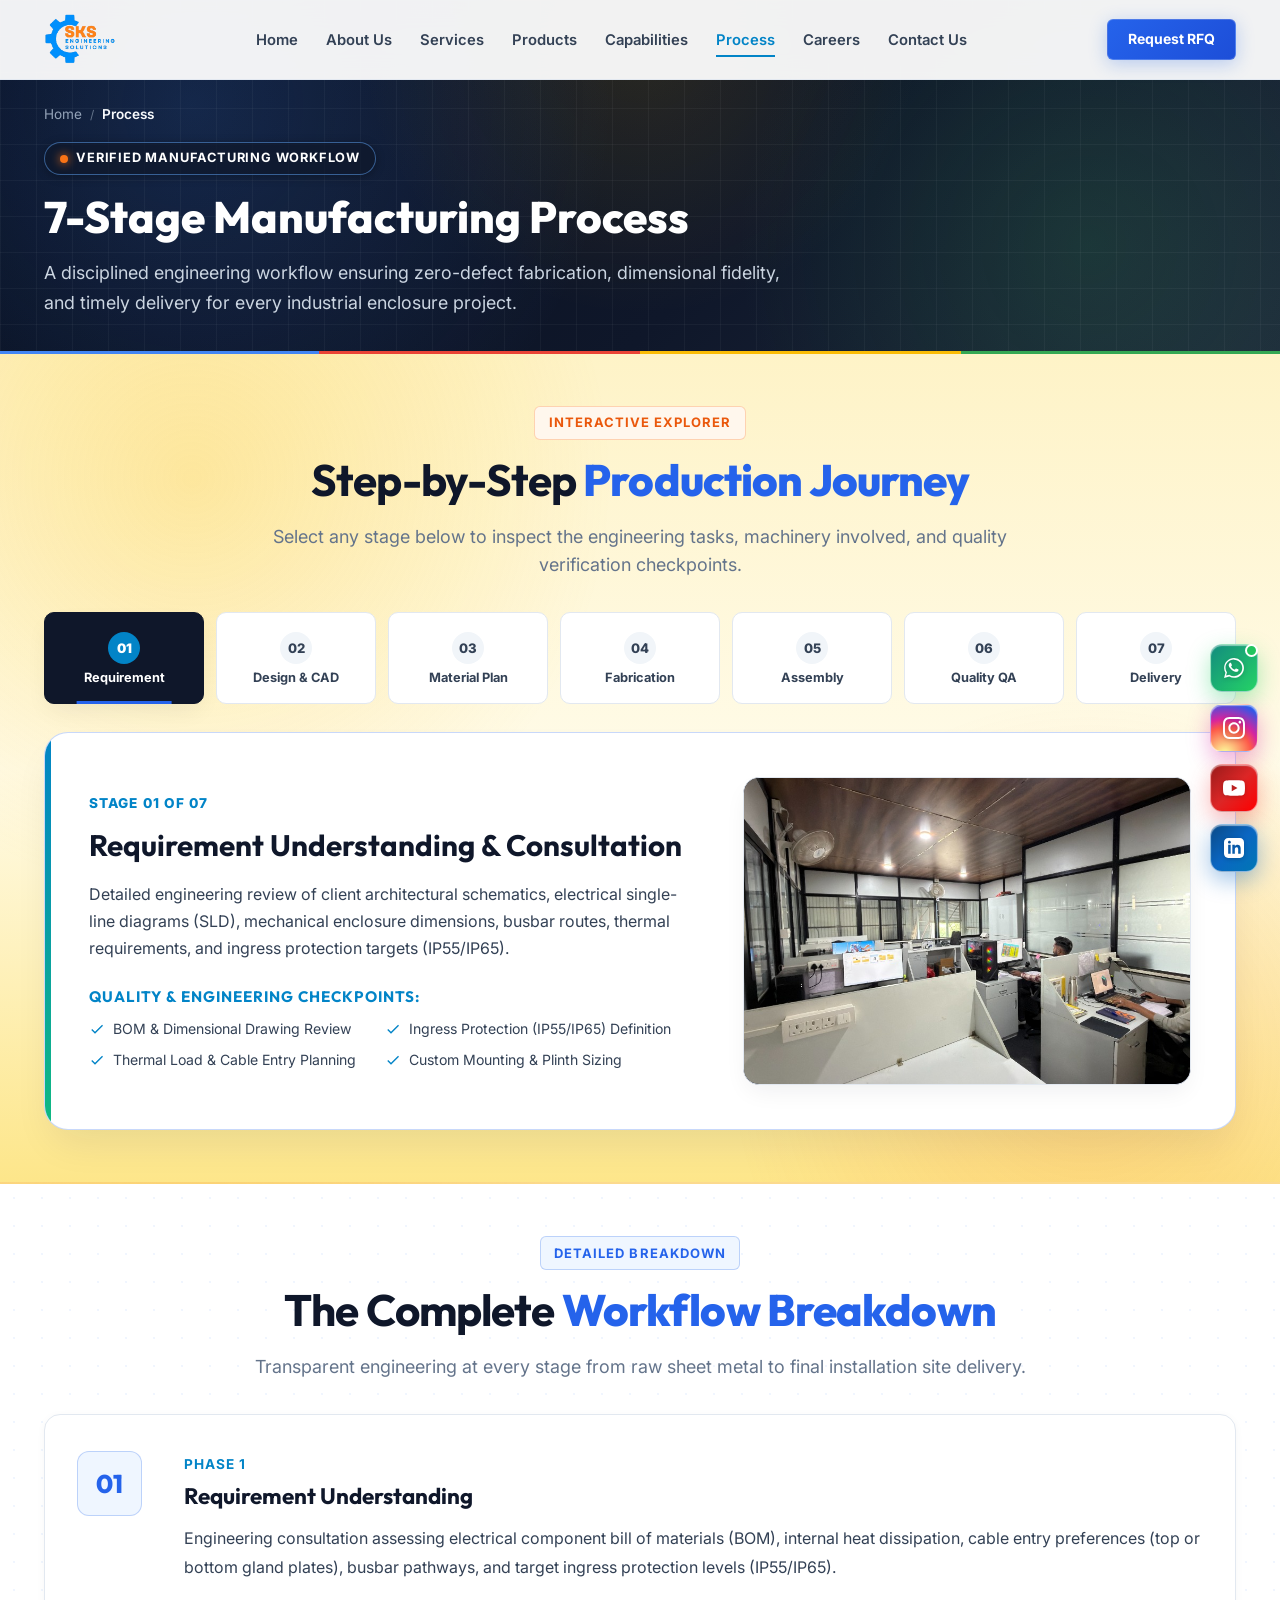
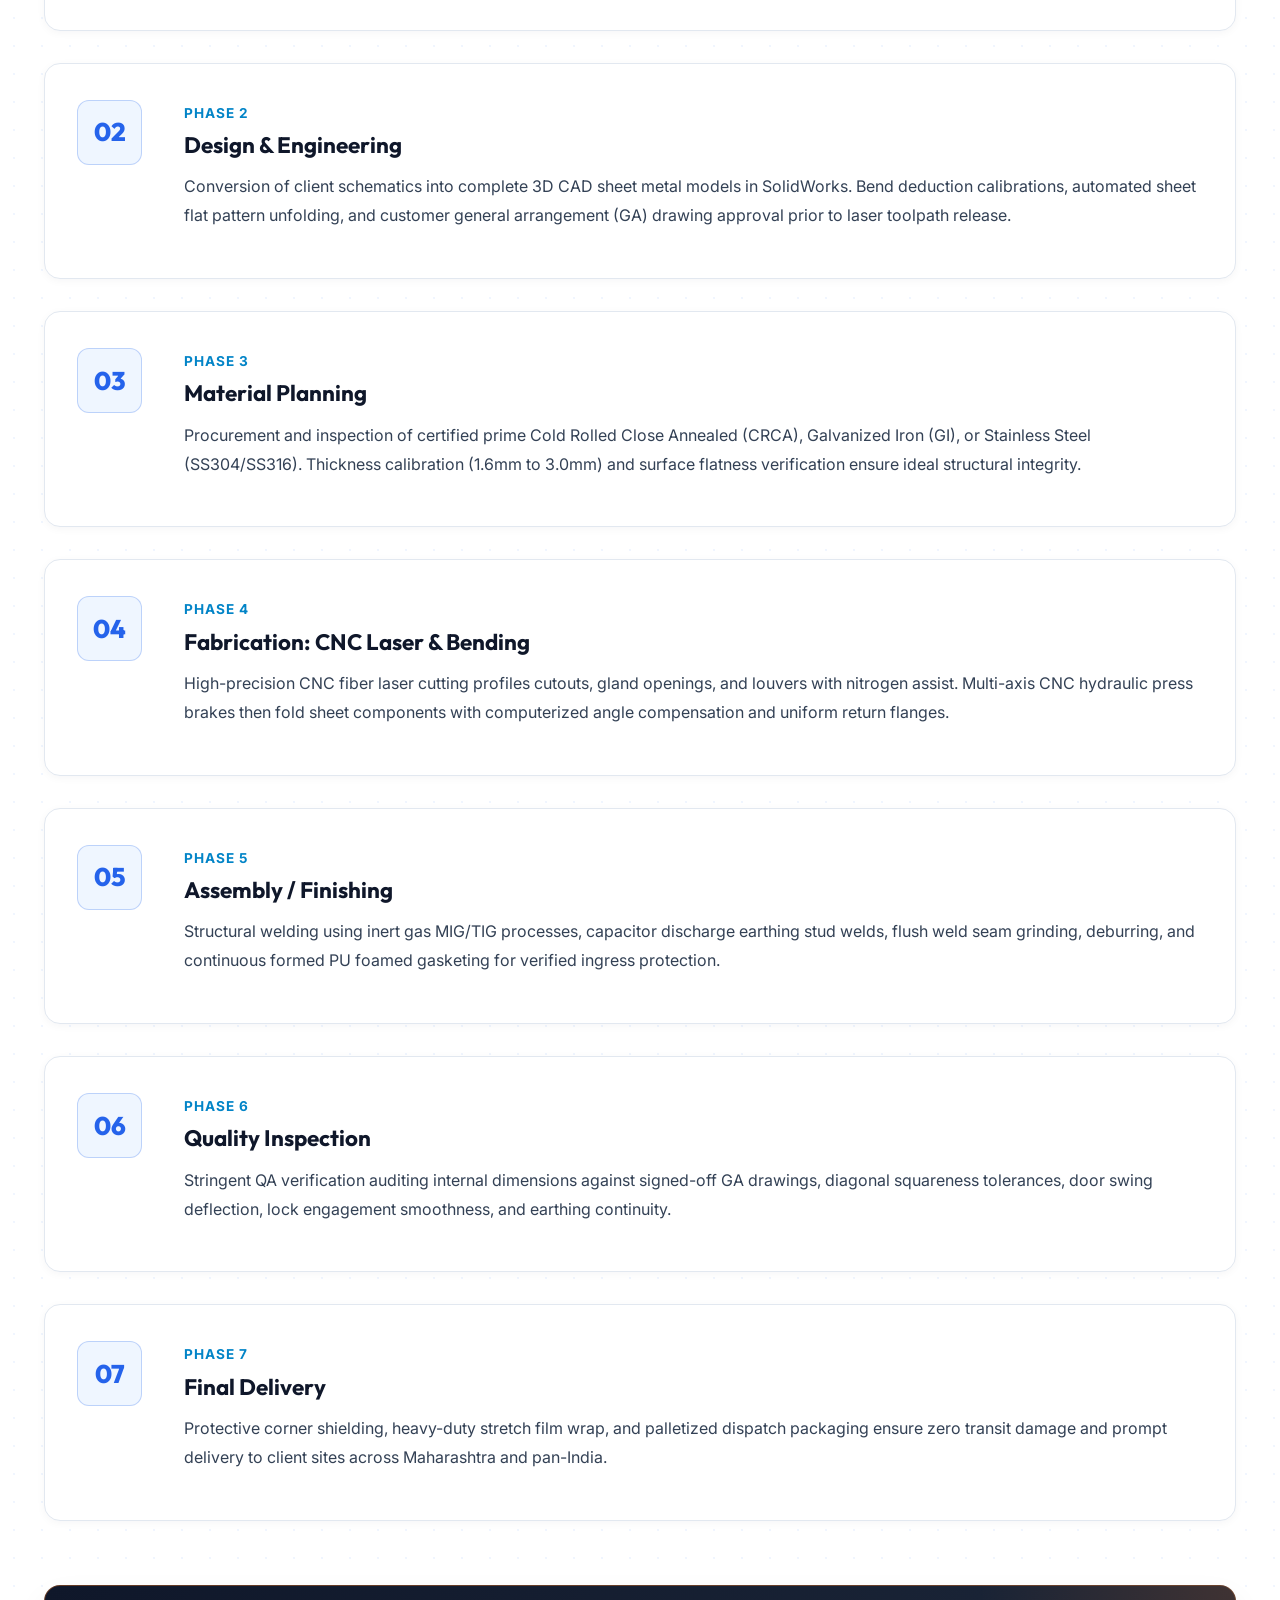
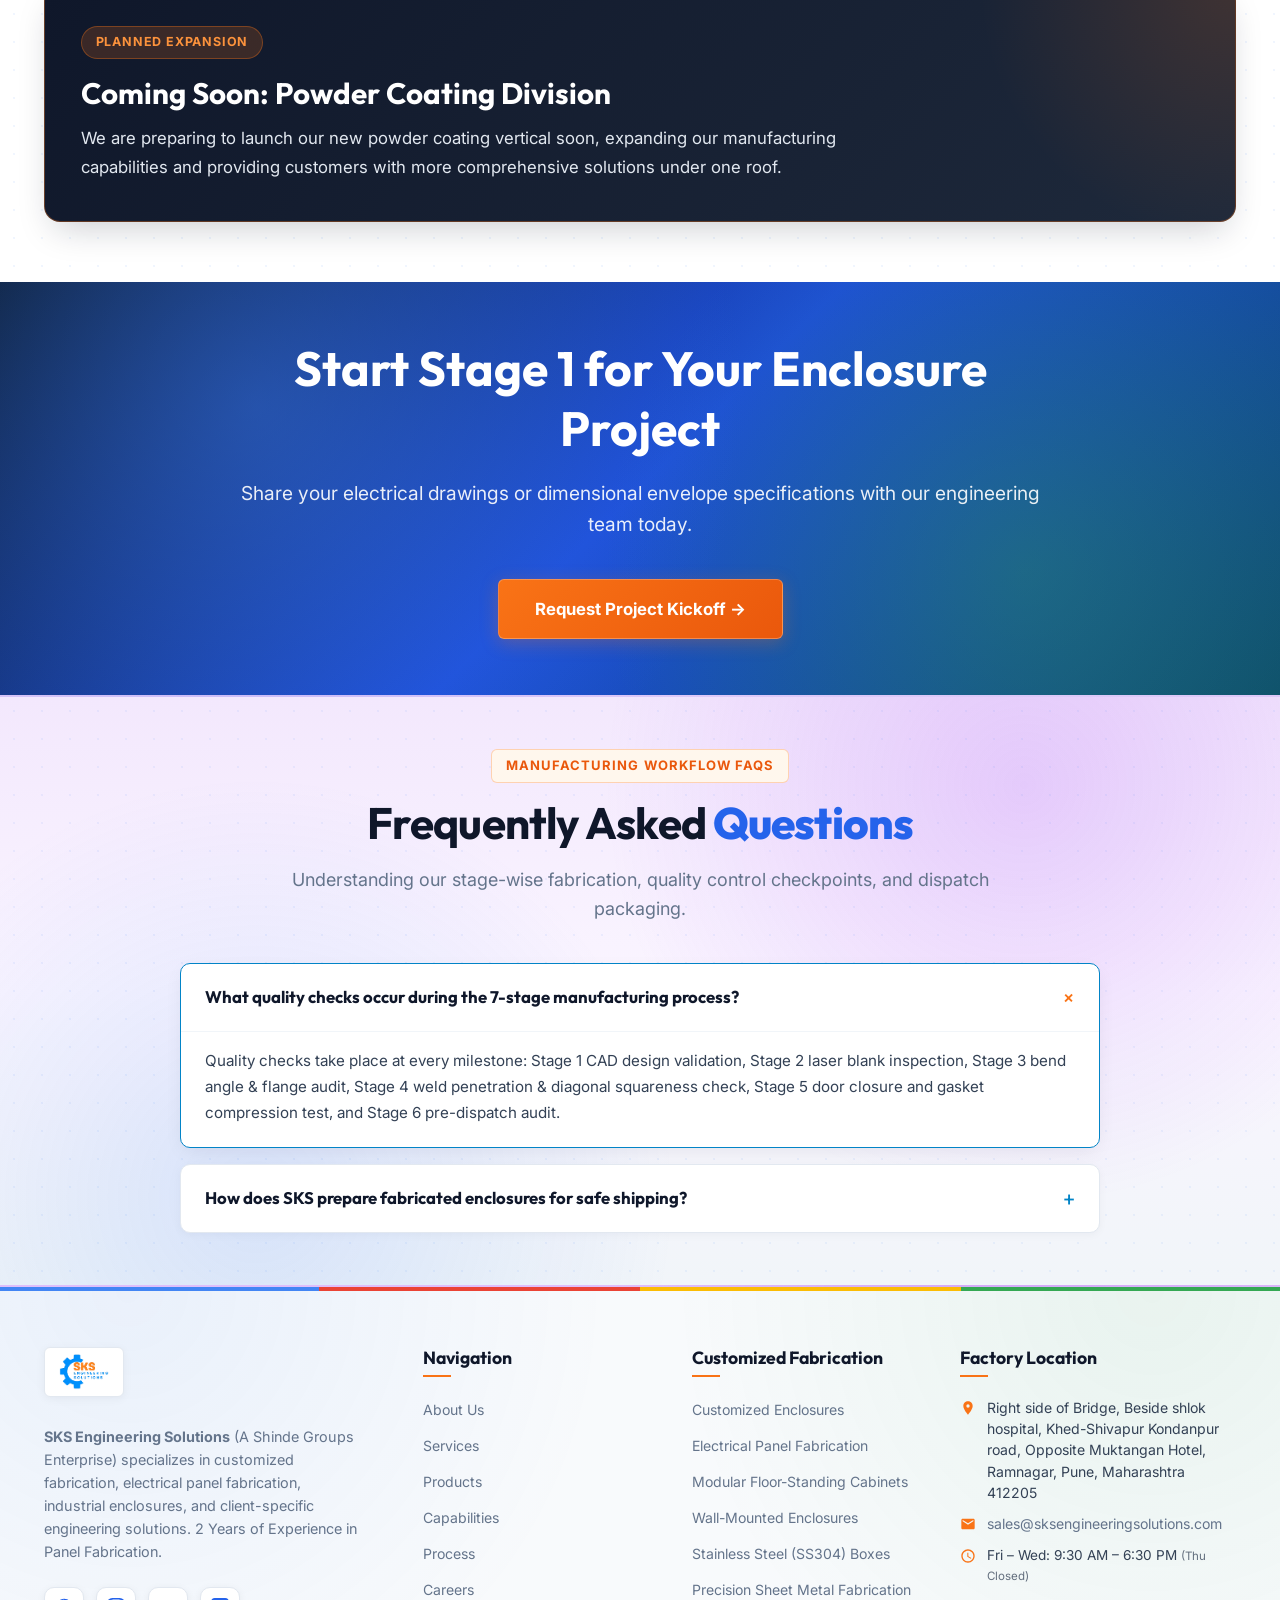
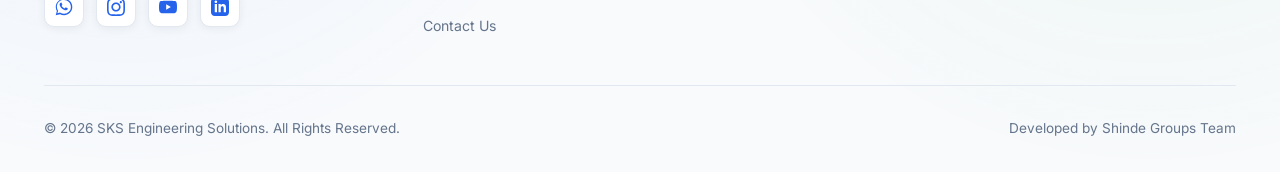
<file: process.html>
<!DOCTYPE html>
<html lang="en">
<head>
    <meta charset="UTF-8">
    <meta name="viewport" content="width=device-width, initial-scale=1.0">
    <title>7-Stage Enclosure Fabrication Process | SKS Pune</title>
    
    <!-- SEO Meta Tags -->
    <meta name="description" content="Explore SKS Engineering Solutions 7-stage manufacturing process for precision electrical panel enclosures: CAD design, CNC laser, bending, QA &amp; dispatch.">
    <meta name="keywords" content="Fabrication Process, Sheet Metal Manufacturing Process, Electrical Panel Workflow, CNC Fabrication Pune, Quality Inspection, Enclosure Manufacturing">
    <meta name="author" content="SKS Engineering Solutions">
    <meta name="robots" content="index, follow, max-snippet:-1, max-image-preview:large, max-video-preview:-1">
    <link rel="canonical" href="https://sksengineeringsolutions.github.io/process.html">

    <!-- Geographic & Local SEO -->
    <meta name="geo.region" content="IN-MH">
    <meta name="geo.placename" content="Pune, Maharashtra, India">
    <meta name="geo.position" content="18.3582;73.8546">
    <meta name="ICBM" content="18.3582, 73.8546">

    <!-- Open Graph & Social Sharing -->
    <meta property="og:title" content="7-Stage Enclosure Fabrication Process | SKS Pune">
    <meta property="og:description" content="7-Stage precision sheet metal manufacturing and customized enclosure fabrication process in Pune.">
    <meta property="og:type" content="website">
    <meta property="og:url" content="https://sksengineeringsolutions.github.io/process.html">
    <meta property="og:image" content="https://sksengineeringsolutions.github.io/assets/images/panels/panel-modular-suite.jpg">
    <meta property="og:image:width" content="1205">
    <meta property="og:image:height" content="1600">
    <meta property="og:image:alt" content="7-Stage Panel Fabrication Process SKS Pune">
    <meta property="og:site_name" content="SKS Engineering Solutions">
    <meta property="og:locale" content="en_IN">

    <!-- Twitter Card -->
    <meta name="twitter:card" content="summary_large_image">
    <meta name="twitter:title" content="7-Stage Enclosure Fabrication Process | SKS Pune">
    <meta name="twitter:description" content="End-to-end manufacturing workflow for electrical panel enclosures in Pune.">
    <meta name="twitter:image" content="https://sksengineeringsolutions.github.io/assets/images/panels/panel-modular-suite.jpg">

    <!-- Favicon -->
    <link rel="icon" href="assets/images/logo.png" type="image/png">
    <link rel="apple-touch-icon" href="assets/images/logo.png">

    <!-- Google Fonts -->
    <link rel="preconnect" href="https://fonts.googleapis.com">
    <link rel="preconnect" href="https://fonts.gstatic.com" crossorigin>
    <link href="https://fonts.googleapis.com/css2?family=Inter:wght@300;400;500;600;700;800&family=Outfit:wght@400;500;600;700;800;900&display=swap" rel="stylesheet">

    <!-- Production Stylesheet -->
    <link rel="stylesheet" href="assets/css/style.css?v=20261016">
    <!-- Structured Data (JSON-LD) for HowTo, FAQPage & BreadcrumbList -->
    <script type="application/ld+json">
    {
      "@context": "https://schema.org",
      "@graph": [
        {
          "@type": "WebPage",
          "@id": "https://sksengineeringsolutions.github.io/process.html",
          "url": "https://sksengineeringsolutions.github.io/process.html",
          "name": "7-Stage Enclosure Fabrication Process | SKS Engineering Solutions",
          "description": "Disciplined 7-stage manufacturing process for precision customized electrical panel enclosures in Pune.",
          "isPartOf": {
            "@id": "https://sksengineeringsolutions.github.io/#website"
          }
        },
        {
          "@type": "BreadcrumbList",
          "itemListElement": [
            {
              "@type": "ListItem",
              "position": 1,
              "name": "Home",
              "item": "https://sksengineeringsolutions.github.io/"
            },
            {
              "@type": "ListItem",
              "position": 2,
              "name": "Process",
              "item": "https://sksengineeringsolutions.github.io/process.html"
            }
          ]
        },
        {
          "@type": "HowTo",
          "name": "7-Stage Enclosure Manufacturing Process",
          "description": "Stage-wise fabrication workflow from CAD validation to final palletized dispatch.",
          "step": [
            {
              "@type": "HowToStep",
              "position": 1,
              "name": "Requirement & CAD Design",
              "text": "Review client CAD models and calculate sheet metal flat patterns and bend allowances."
            },
            {
              "@type": "HowToStep",
              "position": 2,
              "name": "CNC Laser Cutting",
              "text": "High-precision fiber laser cutting of sheets with burr-free edge finish."
            },
            {
              "@type": "HowToStep",
              "position": 3,
              "name": "CNC Hydraulic Bending",
              "text": "Multi-axis computerized press brake bending with angle verification."
            },
            {
              "@type": "HowToStep",
              "position": 4,
              "name": "Welding & Assembly",
              "text": "CO2 MIG/TIG structural welding and capacitor discharge earthing stud installation."
            },
            {
              "@type": "HowToStep",
              "position": 5,
              "name": "Gasketing & Hardware Fitting",
              "text": "Installation of PU sealing gaskets, concealed hinges, and multi-point locks."
            },
            {
              "@type": "HowToStep",
              "position": 6,
              "name": "Stage-Wise QA Inspection",
              "text": "Audit dimensional squareness, earthing continuity, and enclosure IP compliance."
            },
            {
              "@type": "HowToStep",
              "position": 7,
              "name": "Packaging & Dispatch",
              "text": "Edge-guarded stretch wrap packaging on wooden pallets for safe transit."
            }
          ]
        },
        {
          "@type": "FAQPage",
          "mainEntity": [
            {
              "@type": "Question",
              "name": "What quality checks occur during the 7-stage manufacturing process?",
              "acceptedAnswer": {
                "@type": "Answer",
                "text": "Quality checks take place at every milestone: Stage 1 CAD design validation, Stage 2 laser blank inspection, Stage 3 bend angle & flange audit, Stage 4 weld penetration & diagonal squareness check, Stage 5 door closure and gasket compression test, and Stage 6 pre-dispatch audit."
              }
            },
            {
              "@type": "Question",
              "name": "How does SKS prepare fabricated enclosures for safe shipping?",
              "acceptedAnswer": {
                "@type": "Answer",
                "text": "Finished enclosures are fitted with corner edge protectors, industrial stretch wrapped, and secured onto wooden pallets or crating to prevent transit abrasion or distortion across transit routes in India."
              }
            }
          ]
        }
      ]
    }
    </script>
</head>
<body>
    <!-- Top Scroll Progress Bar -->
    <div id="scrollProgressBar" class="scroll-progress-bar" aria-hidden="true"></div>

    <!-- ======================================================================
         Sticky Header & Main Navigation Bar
         ====================================================================== -->
    <header id="siteHeader">
        <div class="container nav-container">
            <!-- Brand Logo -->
            <a href="index.html" class="logo" id="headerLogo" aria-label="SKS Engineering Solutions Home">
                <img src="assets/images/logo.png" alt="SKS Engineering Solutions Logo - Shinde Groups" class="site-logo-img" width="607" height="411" loading="eager" fetchpriority="high">
            </a>

            <!-- Navigation Links -->
            <nav aria-label="Main Navigation">
                <ul class="nav-menu" id="navMenu">
                    <li><a href="index.html">Home</a></li>
                    <li><a href="about-us.html">About Us</a></li>
                    <li><a href="services.html">Services</a></li>
                    <li><a href="products.html">Products</a></li>
                    <li><a href="capabilities.html">Capabilities</a></li>
                    <li><a href="process.html" class="active">Process</a></li>
                    <li><a href="careers.html">Careers</a></li>
                    <li><a href="contact-us.html">Contact Us</a></li>
                    <li class="mobile-nav-cta">
                        <a href="contact-us.html" class="btn btn-lime btn-sm">Request RFQ</a>
                    </li>
                </ul>
            </nav>

            <!-- Actions & Mobile Trigger -->
            <div class="nav-actions">
                <a href="contact-us.html" class="btn btn-teal btn-sm" id="navQuoteBtn">Request RFQ</a>
                <button class="nav-toggle" id="navToggle" aria-label="Toggle Navigation Menu">
                    <span></span>
                    <span></span>
                    <span></span>
                </button>
            </div>
        </div>
    </header>

    <main>
        <!-- ==================================================================
             Page Hero Header
             ================================================================== -->
        <section class="page-hero-header">
            <div class="container">
                <nav class="breadcrumb-nav" aria-label="Breadcrumb">
                    <a href="index.html">Home</a>
                    <span class="sep">/</span>
                    <span class="current">Process</span>
                </nav>
                <div class="page-hero-tag">
                    <span class="pulse-dot"></span>
                    Verified Manufacturing Workflow
                </div>
                <h1 class="page-hero-title">7-Stage Manufacturing Process</h1>
                <p class="page-hero-subtitle">
                    A disciplined engineering workflow ensuring zero-defect fabrication, dimensional fidelity, and timely delivery for every industrial enclosure project.
                </p>
            </div>
        </section>

        <!-- ==================================================================
             Interactive Process Viewer
             ================================================================== -->
        <section class="process-section" id="processInteractive">
            <div class="container">
                <div class="section-header reveal">
                    <div class="tech-tag lime">Interactive Explorer</div>
                    <h2 class="section-title">Step-by-Step <span class="text-teal">Production Journey</span></h2>
                    <p class="section-desc">Select any stage below to inspect the engineering tasks, machinery involved, and quality verification checkpoints.</p>
                </div>

                <!-- Step Navigator Buttons -->
                <div class="process-nav-steps reveal" id="processNavSteps">
                    <button type="button" class="process-step-btn active" data-step="1">
                        <span class="step-num">01</span>
                        <span class="step-label">Requirement</span>
                    </button>
                    <button type="button" class="process-step-btn" data-step="2">
                        <span class="step-num">02</span>
                        <span class="step-label">Design &amp; CAD</span>
                    </button>
                    <button type="button" class="process-step-btn" data-step="3">
                        <span class="step-num">03</span>
                        <span class="step-label">Material Plan</span>
                    </button>
                    <button type="button" class="process-step-btn" data-step="4">
                        <span class="step-num">04</span>
                        <span class="step-label">Fabrication</span>
                    </button>
                    <button type="button" class="process-step-btn" data-step="5">
                        <span class="step-num">05</span>
                        <span class="step-label">Assembly</span>
                    </button>
                    <button type="button" class="process-step-btn" data-step="6">
                        <span class="step-num">06</span>
                        <span class="step-label">Quality QA</span>
                    </button>
                    <button type="button" class="process-step-btn" data-step="7">
                        <span class="step-num">07</span>
                        <span class="step-label">Delivery</span>
                    </button>
                </div>

                <!-- Interactive Stage Display Card -->
                <div class="process-display-card reveal reveal-delay" id="processDisplayCard">
                    <div class="process-card-grid">
                        <div class="process-info-col">
                            <span class="stage-tag" id="stageIndicator">Stage 01 of 07</span>
                            <h3 class="stage-title" id="stageTitle">Requirement Understanding &amp; Technical Feasibility</h3>
                            <p class="stage-desc" id="stageDesc">
                                Comprehensive evaluation of client architectural schematics, electrical single line diagrams (SLD), internal switchgear layouts, and environmental specifications (indoor/outdoor, ambient temperature, corrosive exposure).
                            </p>
                            
                            <h4 style="font-size: 0.95rem; text-transform: uppercase; letter-spacing: 1px; color: var(--accent-teal); margin-bottom: 0.75rem;">Quality &amp; Engineering Checkpoints:</h4>
                            <ul class="stage-checklist" id="stageChecklist">
                                <li>
                                    <svg viewBox="0 0 24 24" width="16" height="16" fill="currentColor">
                                        <path d="M9 16.17L4.83 12l-1.42 1.41L9 19 21 7l-1.41-1.41z"/>
                                    </svg>
                                    <span>BOM &amp; Dimensional Drawing Review</span>
                                </li>
                                <li>
                                    <svg viewBox="0 0 24 24" width="16" height="16" fill="currentColor">
                                        <path d="M9 16.17L4.83 12l-1.42 1.41L9 19 21 7l-1.41-1.41z"/>
                                    </svg>
                                    <span>Ingress Protection (IP55/IP65) Definition</span>
                                </li>
                                <li>
                                    <svg viewBox="0 0 24 24" width="16" height="16" fill="currentColor">
                                        <path d="M9 16.17L4.83 12l-1.42 1.41L9 19 21 7l-1.41-1.41z"/>
                                    </svg>
                                    <span>Thermal Load &amp; Cable Entry Planning</span>
                                </li>
                                <li>
                                    <svg viewBox="0 0 24 24" width="16" height="16" fill="currentColor">
                                        <path d="M9 16.17L4.83 12l-1.42 1.41L9 19 21 7l-1.41-1.41z"/>
                                    </svg>
                                    <span>Custom Mounting &amp; Plinth Sizing</span>
                                </li>
                            </ul>
                        </div>
                        <div class="process-media-col">
                            <div class="process-media-wrap">
                                <img src="assets/images/facility-design-office.jpg?v=20261010_office" alt="Fabrication Process Stage Preview - SKS Consultation &amp; Design Office" id="stageImage" width="1280" height="960" loading="lazy" decoding="async">
                            </div>
                        </div>
                    </div>
                </div>
            </div>
        </section>

        <!-- ==================================================================
             Full Sequential Process Breakdown (Detailed Cards)
             ================================================================== -->
        <section class="page-section bg-grid-pattern">
            <div class="container">
                <div class="section-header reveal">
                    <div class="tech-tag">Detailed Breakdown</div>
                    <h2 class="section-title">The Complete <span class="text-teal">Workflow Breakdown</span></h2>
                    <p class="section-desc">Transparent engineering at every stage from raw sheet metal to final installation site delivery.</p>
                </div>

                <div style="display: flex; flex-direction: column; gap: 2rem;">
                    <!-- Step 1 -->
                    <div class="workflow-step-card reveal">
                        <div class="workflow-step-badge">
                            01
                        </div>
                        <div>
                            <span style="font-size: 0.85rem; font-weight: 700; color: var(--accent-teal); text-transform: uppercase; letter-spacing: 1px;">Phase 1</span>
                            <h3 style="font-size: 1.4rem; color: var(--text-primary); margin: 0.35rem 0 0.85rem;">Requirement Understanding</h3>
                            <p style="color: var(--text-secondary); line-height: 1.8; margin-bottom: 0.75rem;">
                                Engineering consultation assessing electrical component bill of materials (BOM), internal heat dissipation, cable entry preferences (top or bottom gland plates), busbar pathways, and target ingress protection levels (IP55/IP65).
                            </p>
                        </div>
                    </div>

                    <!-- Step 2 -->
                    <div class="workflow-step-card reveal">
                        <div class="workflow-step-badge">
                            02
                        </div>
                        <div>
                            <span style="font-size: 0.85rem; font-weight: 700; color: var(--accent-teal); text-transform: uppercase; letter-spacing: 1px;">Phase 2</span>
                            <h3 style="font-size: 1.4rem; color: var(--text-primary); margin: 0.35rem 0 0.85rem;">Design &amp; Engineering</h3>
                            <p style="color: var(--text-secondary); line-height: 1.8; margin-bottom: 0.75rem;">
                                Conversion of client schematics into complete 3D CAD sheet metal models in SolidWorks. Bend deduction calibrations, automated sheet flat pattern unfolding, and customer general arrangement (GA) drawing approval prior to laser toolpath release.
                            </p>
                        </div>
                    </div>

                    <!-- Step 3 -->
                    <div class="workflow-step-card reveal">
                        <div class="workflow-step-badge">
                            03
                        </div>
                        <div>
                            <span style="font-size: 0.85rem; font-weight: 700; color: var(--accent-teal); text-transform: uppercase; letter-spacing: 1px;">Phase 3</span>
                            <h3 style="font-size: 1.4rem; color: var(--text-primary); margin: 0.35rem 0 0.85rem;">Material Planning</h3>
                            <p style="color: var(--text-secondary); line-height: 1.8; margin-bottom: 0.75rem;">
                                Procurement and inspection of certified prime Cold Rolled Close Annealed (CRCA), Galvanized Iron (GI), or Stainless Steel (SS304/SS316). Thickness calibration (1.6mm to 3.0mm) and surface flatness verification ensure ideal structural integrity.
                            </p>
                        </div>
                    </div>

                    <!-- Step 4 -->
                    <div class="workflow-step-card reveal">
                        <div class="workflow-step-badge">
                            04
                        </div>
                        <div>
                            <span style="font-size: 0.85rem; font-weight: 700; color: var(--accent-teal); text-transform: uppercase; letter-spacing: 1px;">Phase 4</span>
                            <h3 style="font-size: 1.4rem; color: var(--text-primary); margin: 0.35rem 0 0.85rem;">Fabrication: CNC Laser &amp; Bending</h3>
                            <p style="color: var(--text-secondary); line-height: 1.8; margin-bottom: 0.75rem;">
                                High-precision CNC fiber laser cutting profiles cutouts, gland openings, and louvers with nitrogen assist. Multi-axis CNC hydraulic press brakes then fold sheet components with computerized angle compensation and uniform return flanges.
                            </p>
                        </div>
                    </div>

                    <!-- Step 5 -->
                    <div class="workflow-step-card reveal">
                        <div class="workflow-step-badge">
                            05
                        </div>
                        <div>
                            <span style="font-size: 0.85rem; font-weight: 700; color: var(--accent-teal); text-transform: uppercase; letter-spacing: 1px;">Phase 5</span>
                            <h3 style="font-size: 1.4rem; color: var(--text-primary); margin: 0.35rem 0 0.85rem;">Assembly / Finishing</h3>
                            <p style="color: var(--text-secondary); line-height: 1.8; margin-bottom: 0.75rem;">
                                Structural welding using inert gas MIG/TIG processes, capacitor discharge earthing stud welds, flush weld seam grinding, deburring, and continuous formed PU foamed gasketing for verified ingress protection.
                            </p>
                        </div>
                    </div>

                    <!-- Step 6 -->
                    <div class="workflow-step-card reveal">
                        <div class="workflow-step-badge">
                            06
                        </div>
                        <div>
                            <span style="font-size: 0.85rem; font-weight: 700; color: var(--accent-teal); text-transform: uppercase; letter-spacing: 1px;">Phase 6</span>
                            <h3 style="font-size: 1.4rem; color: var(--text-primary); margin: 0.35rem 0 0.85rem;">Quality Inspection</h3>
                            <p style="color: var(--text-secondary); line-height: 1.8; margin-bottom: 0.75rem;">
                                Stringent QA verification auditing internal dimensions against signed-off GA drawings, diagonal squareness tolerances, door swing deflection, lock engagement smoothness, and earthing continuity.
                            </p>
                        </div>
                    </div>

                    <!-- Step 7 -->
                    <div class="workflow-step-card reveal">
                        <div class="workflow-step-badge">
                            07
                        </div>
                        <div>
                            <span style="font-size: 0.85rem; font-weight: 700; color: var(--accent-teal); text-transform: uppercase; letter-spacing: 1px;">Phase 7</span>
                            <h3 style="font-size: 1.4rem; color: var(--text-primary); margin: 0.35rem 0 0.85rem;">Final Delivery</h3>
                            <p style="color: var(--text-secondary); line-height: 1.8; margin-bottom: 0.75rem;">
                                Protective corner shielding, heavy-duty stretch film wrap, and palletized dispatch packaging ensure zero transit damage and prompt delivery to client sites across Maharashtra and pan-India.
                            </p>
                        </div>
                    </div>
                </div>

                <!-- Upcoming Powder Coating Vertical Banner -->
                <div class="coming-soon-banner reveal" style="margin-top: 4rem;">
                    <div class="coming-soon-badge">Planned Expansion</div>
                    <h3 class="coming-soon-title">Coming Soon: Powder Coating Division</h3>
                    <p class="coming-soon-desc">
                        We are preparing to launch our new powder coating vertical soon, expanding our manufacturing capabilities and providing customers with more comprehensive solutions under one roof.
                    </p>
                </div>
            </div>
        </section>

        <!-- ==================================================================
             CTA Banner
             ================================================================== -->
        <section class="cta-banner-section">
            <div class="container">
                <div class="cta-banner reveal">
                    <div class="cta-content">
                        <h2>Start Stage 1 for Your Enclosure Project</h2>
                        <p>Share your electrical drawings or dimensional envelope specifications with our engineering team today.</p>
                    </div>
                    <div class="cta-actions">
                        <a href="contact-us.html" class="btn btn-lime btn-lg">Request Project Kickoff &rarr;</a>
                    </div>
                </div>
            </div>
        </section>
            <!-- ==============================================================
             Section: Frequently Asked Questions (FAQ)
             ============================================================== -->
        <section class="faq-section bg-grid-pattern" id="processFaq">
            <div class="container">
                <div class="section-header reveal">
                    <div class="tech-tag lime">Manufacturing Workflow FAQs</div>
                    <h2 class="section-title">Frequently Asked <span class="text-teal">Questions</span></h2>
                    <p class="section-desc">Understanding our stage-wise fabrication, quality control checkpoints, and dispatch packaging.</p>
                </div>

                <div class="faq-container reveal reveal-delay">
                    <details class="faq-item" open>
                        <summary class="faq-question">What quality checks occur during the 7-stage manufacturing process?</summary>
                        <div class="faq-answer">
                            <p>Quality checks take place at every milestone: Stage 1 CAD design validation, Stage 2 laser blank inspection, Stage 3 bend angle &amp; flange audit, Stage 4 weld penetration &amp; diagonal squareness check, Stage 5 door closure and gasket compression test, and Stage 6 pre-dispatch audit.</p>
                        </div>
                    </details>

                    <details class="faq-item">
                        <summary class="faq-question">How does SKS prepare fabricated enclosures for safe shipping?</summary>
                        <div class="faq-answer">
                            <p>Finished enclosures are fitted with corner edge protectors, industrial stretch wrapped, and secured onto wooden pallets or crating to prevent transit abrasion or distortion across transit routes in India.</p>
                        </div>
                    </details>
                </div>
            </div>
        </section>
    </main>

    <!-- ======================================================================
         Master Footer
         ====================================================================== -->
    <footer class="master-footer">
        <div class="container">
            <div class="footer-top-grid">
                <!-- Brand Column -->
                <div class="footer-brand">
                    <a href="index.html" class="logo" aria-label="SKS Engineering Solutions Home">
                        <img src="assets/images/logo.png" alt="SKS Engineering Solutions Logo" class="footer-logo-img" width="607" height="411" loading="lazy" decoding="async">
                    </a>
                    <p class="footer-brand-desc">
                        <strong>SKS Engineering Solutions</strong> (A Shinde Groups Enterprise) specializes in customized fabrication, electrical panel fabrication, industrial enclosures, and client-specific engineering solutions. 2 Years of Experience in Panel Fabrication.
                    </p>
                    <div class="footer-social-links">
                        <a href="https://api.whatsapp.com/send?phone=918668742659&amp;text=Hello%20SKS%20Engineering%2C%20I%20would%20like%20to%20inquire%20about%20customized%20enclosures" target="_blank" rel="noopener noreferrer" class="social-btn social-btn-wa" aria-label="Chat on WhatsApp" title="WhatsApp">
                            <svg viewBox="0 0 24 24" width="20" height="20" fill="currentColor">
                                <path d="M12.04 2c-5.46 0-9.91 4.45-9.91 9.91 0 1.75.46 3.45 1.32 4.95L2.05 22l5.25-1.38c1.45.79 3.08 1.21 4.74 1.21 5.46 0 9.91-4.45 9.91-9.91 0-2.65-1.03-5.14-2.9-7.01A9.816 9.816 0 0 0 12.04 2m.01 1.67c4.55 0 8.24 3.7 8.24 8.24 0 2.2-.86 4.28-2.42 5.84a8.19 8.19 0 0 1-5.83 2.41c-1.55 0-3.07-.43-4.39-1.25l-.31-.19-3.26.85.87-3.18-.21-.34a8.217 8.217 0 0 1-1.26-4.38c0-4.54 3.7-8.24 8.24-8.24m-3.55 3.41c-.19 0-.41.07-.63.29-.22.22-.84.82-.84 2 0 1.18.86 2.32.98 2.48.12.16 1.7 2.6 4.12 3.65.58.25 1.03.4 1.38.51.58.18 1.11.16 1.53.1.47-.07 1.44-.59 1.64-1.16.2-.57.2-1.06.14-1.16-.06-.1-.22-.16-.47-.29s-1.44-.71-1.66-.79c-.22-.08-.39-.12-.55.12-.16.25-.63.79-.77.95-.14.16-.28.18-.53.06-.24-.12-1.03-.38-1.96-1.21-.72-.64-1.21-1.44-1.35-1.68-.14-.25-.01-.38.11-.5.11-.11.25-.28.37-.43.12-.14.16-.25.25-.41.08-.16.04-.31-.02-.43-.06-.12-.55-1.32-.75-1.81-.2-.47-.4-.41-.55-.42z"/>
                            </svg>
                        </a>
<a href="https://www.instagram.com/sks_engineering_solutions" target="_blank" rel="noopener noreferrer" class="social-btn social-btn-ig" aria-label="SKS Engineering Solutions on Instagram" title="Instagram">
                            <svg viewBox="0 0 24 24" width="18" height="18" fill="currentColor"><path d="M12 2.163c3.204 0 3.584.012 4.85.07 3.252.148 4.771 1.691 4.919 4.919.058 1.265.069 1.645.069 4.849 0 3.205-.012 3.584-.069 4.849-.149 3.225-1.664 4.771-4.919 4.919-1.266.058-1.644.07-4.85.07-3.204 0-3.584-.012-4.849-.07-3.26-.149-4.771-1.699-4.919-4.92-.058-1.265-.07-1.644-.07-4.849 0-3.204.013-3.583.07-4.849.149-3.227 1.664-4.771 4.919-4.919 1.266-.057 1.645-.069 4.849-.069zm0-2.163c-3.259 0-3.667.014-4.947.072-4.358.2-6.78 2.618-6.98 6.98-.059 1.281-.073 1.689-.073 4.948 0 3.259.014 3.668.072 4.948.2 4.358 2.618 6.78 6.98 6.98 1.281.058 1.689.072 4.948.072 3.259 0 3.668-.014 4.948-.072 4.354-.2 6.782-2.618 6.979-6.98.059-1.28.073-1.689.073-4.948 0-3.259-.014-3.667-.072-4.947-.196-4.354-2.617-6.78-6.979-6.98-1.281-.059-1.69-.073-4.949-.073zm0 5.838c-3.403 0-6.162 2.759-6.162 6.162s2.759 6.163 6.162 6.163 6.162-2.759 6.162-6.163c0-3.403-2.759-6.162-6.162-6.162zm0 10.162c-2.209 0-4-1.79-4-4 0-2.209 1.791-4 4-4s4 1.791 4 4c0 2.21-1.791 4-4 4zm6.406-11.845c-.796 0-1.441.645-1.441 1.44s.645 1.44 1.441 1.44c.795 0 1.439-.645 1.439-1.44s-.644-1.44-1.439-1.44z"/></svg>
                        </a>
                        <a href="https://www.youtube.com/@shindegroups1" target="_blank" rel="noopener noreferrer" class="social-btn social-btn-yt" aria-label="Shinde Groups on YouTube" title="YouTube">
                            <svg viewBox="0 0 24 24" width="18" height="18" fill="currentColor"><path d="M23.498 6.186a3.016 3.016 0 0 0-2.122-2.136C19.505 3.545 12 3.545 12 3.545s-7.505 0-9.377.505A3.017 3.017 0 0 0 .502 6.186C0 8.07 0 12 0 12s0 3.93.502 5.814a3.016 3.016 0 0 0 2.122 2.136c1.871.505 9.376.505 9.376.505s7.505 0 9.377-.505a3.015 3.015 0 0 0 2.122-2.136C24 15.93 24 12 24 12s0-3.93-.502-5.814zM9.545 15.568V8.432L15.818 12l-6.273 3.568z"/></svg>
                        </a>
                        <a href="https://www.linkedin.com/company/shindegroups" target="_blank" rel="noopener noreferrer" class="social-btn social-btn-li" aria-label="Shinde Groups on LinkedIn" title="LinkedIn">
                            <svg viewBox="0 0 24 24" width="18" height="18" fill="currentColor"><path d="M19 0h-14c-2.761 0-5 2.239-5 5v14c0 2.761 2.239 5 5 5h14c2.762 0 5-2.239 5-5v-14c0-2.761-2.238-5-5-5zm-11 19h-3v-11h3v11zm-1.5-12.268c-.966 0-1.75-.79-1.75-1.764s.784-1.764 1.75-1.764 1.75.79 1.75 1.764-.783 1.764-1.75 1.764zm13.5 12.268h-3v-5.604c0-3.368-4-3.113-4 0v5.604h-3v-11h3v1.765c1.396-2.586 7-2.777 7 2.476v6.759z"/></svg>
                        </a>
                        
                    </div>
                </div>

                <!-- Column 2: Navigation -->
                <div class="footer-col">
                    <h4>Navigation</h4>
                    <ul>
                        <li><a href="about-us.html">About Us</a></li>
                        <li><a href="services.html">Services</a></li>
                        <li><a href="products.html">Products</a></li>
                        <li><a href="capabilities.html">Capabilities</a></li>
                        <li><a href="process.html">Process</a></li>
                        <li><a href="careers.html">Careers</a></li>
                        <li><a href="contact-us.html">Contact Us</a></li>
                    </ul>
                </div>

                <!-- Column 3: Customized Solutions -->
                <div class="footer-col">
                    <h4>Customized Fabrication</h4>
                    <ul>
                        <li><a href="products.html">Customized Enclosures</a></li>
                        <li><a href="services.html">Electrical Panel Fabrication</a></li>
                        <li><a href="products.html">Modular Floor-Standing Cabinets</a></li>
                        <li><a href="products.html">Wall-Mounted Enclosures</a></li>
                        <li><a href="products.html">Stainless Steel (SS304) Boxes</a></li>
                        <li><a href="capabilities.html">Precision Sheet Metal Fabrication</a></li>
                    </ul>
                </div>

                <!-- Column 4: Factory Location -->
                <div class="footer-col">
                    <h4>Factory Location</h4>
                    <ul class="footer-contact-info">
                        <li>
                            <svg viewBox="0 0 24 24" width="16" height="16" fill="currentColor"><path d="M12 2C8.13 2 5 5.13 5 9c0 5.25 7 13 7 13s7-7.75 7-13c0-3.87-3.13-7-7-7zm0 9.5a2.5 2.5 0 0 1 0-5 2.5 2.5 0 0 1 0 5z"/></svg>
                            <a href="https://maps.app.goo.gl/mNCYdPJJQLvxL5st7" target="_blank" rel="noopener" style="color: inherit; text-decoration: none;">Right side of Bridge, Beside shlok hospital, Khed-Shivapur Kondanpur road, Opposite Muktangan Hotel, Ramnagar, Pune, Maharashtra 412205</a>
                        </li>
                        <li>
                            <svg viewBox="0 0 24 24" width="16" height="16" fill="currentColor"><path d="M20 4H4c-1.1 0-1.99.9-1.99 2L2 18c0 1.1.9 2 2 2h16c1.1 0 2-.9 2-2V6c0-1.1-.9-2-2-2zm0 4l-8 5-8-5V6l8 5 8-5v2z"/></svg>
                            <a href="mailto:sales@sksengineeringsolutions.com">sales@sksengineeringsolutions.com</a>
                        </li>
                        <li>
                            <svg viewBox="0 0 24 24" width="16" height="16" fill="currentColor"><path d="M11.99 2C6.47 2 2 6.48 2 12s4.47 10 9.99 10C17.52 22 22 17.52 22 12S17.52 2 11.99 2zM12 20c-4.42 0-8-3.58-8-8s3.58-8 8-8 8 3.58 8 8-3.58 8-8 8zm.5-13H11v6l5.25 3.15.75-1.23-4.5-2.67z"/></svg>
                            <span>Fri &ndash; Wed: 9:30 AM &ndash; 6:30 PM <span style="opacity: 0.75; font-size: 0.85em;">(Thu Closed)</span></span>
                        </li>
                    </ul>
                </div>
            </div>

            <!-- Footer Bottom Bar -->
            <div class="footer-bottom-bar">
                <p>&copy; 2026 SKS Engineering Solutions. All Rights Reserved.</p>
                <p>Developed by Shinde Groups Team</p>
            </div>
        </div>
    </footer>

    <!-- ======================================================================
         Right-Side Floating Quick Action Social Icons Dock
         Icons ONLY: Instagram, YouTube, LinkedIn, Email
         ====================================================================== -->
    <aside class="floating-right-dock" id="floatingRightDock" aria-label="Social and Contact Channels">
        <!-- 1. WhatsApp Tab -->
        <div class="dock-item dock-whatsapp">
            <a href="https://api.whatsapp.com/send?phone=918668742659&amp;text=Hello%20SKS%20Engineering%2C%20I%20would%20like%20to%20inquire%20about%20customized%20enclosures" target="_blank" rel="noopener noreferrer" class="dock-btn dock-btn-whatsapp" aria-label="Chat with SKS Engineering on WhatsApp" title="WhatsApp: +91-8668742659">
                <svg viewBox="0 0 24 24" width="24" height="24" fill="currentColor">
                    <path d="M12.04 2c-5.46 0-9.91 4.45-9.91 9.91 0 1.75.46 3.45 1.32 4.95L2.05 22l5.25-1.38c1.45.79 3.08 1.21 4.74 1.21 5.46 0 9.91-4.45 9.91-9.91 0-2.65-1.03-5.14-2.9-7.01A9.816 9.816 0 0 0 12.04 2m.01 1.67c4.55 0 8.24 3.7 8.24 8.24 0 2.2-.86 4.28-2.42 5.84a8.19 8.19 0 0 1-5.83 2.41c-1.55 0-3.07-.43-4.39-1.25l-.31-.19-3.26.85.87-3.18-.21-.34a8.217 8.217 0 0 1-1.26-4.38c0-4.54 3.7-8.24 8.24-8.24m-3.55 3.41c-.19 0-.41.07-.63.29-.22.22-.84.82-.84 2 0 1.18.86 2.32.98 2.48.12.16 1.7 2.6 4.12 3.65.58.25 1.03.4 1.38.51.58.18 1.11.16 1.53.1.47-.07 1.44-.59 1.64-1.16.2-.57.2-1.06.14-1.16-.06-.1-.22-.16-.47-.29s-1.44-.71-1.66-.79c-.22-.08-.39-.12-.55.12-.16.25-.63.79-.77.95-.14.16-.28.18-.53.06-.24-.12-1.03-.38-1.96-1.21-.72-.64-1.21-1.44-1.35-1.68-.14-.25-.01-.38.11-.5.11-.11.25-.28.37-.43.12-.14.16-.25.25-.41.08-.16.04-.31-.02-.43-.06-.12-.55-1.32-.75-1.81-.2-.47-.4-.41-.55-.42z"/>
                </svg>
                <span class="dock-badge-pulse" title="Engineers active now"></span>
                <span class="dock-tooltip">Chat on WhatsApp: +91-8668742659</span>
            </a>
        </div>
        <!-- 2. Instagram Tab -->
        <div class="dock-item dock-instagram">
            <a href="https://www.instagram.com/sks_engineering_solutions" target="_blank" rel="noopener noreferrer" class="dock-btn dock-btn-instagram" aria-label="Follow SKS Engineering Solutions on Instagram" title="Instagram">
                <svg viewBox="0 0 24 24" width="22" height="22" fill="currentColor">
                    <path d="M12 2.163c3.204 0 3.584.012 4.85.07 3.252.148 4.771 1.691 4.919 4.919.058 1.265.069 1.645.069 4.849 0 3.205-.012 3.584-.069 4.849-.149 3.225-1.664 4.771-4.919 4.919-1.266.058-1.644.07-4.85.07-3.204 0-3.584-.012-4.849-.07-3.26-.149-4.771-1.699-4.919-4.92-.058-1.265-.07-1.644-.07-4.849 0-3.204.013-3.583.07-4.849.149-3.227 1.664-4.771 4.919-4.919 1.266-.057 1.645-.069 4.849-.069zm0-2.163c-3.259 0-3.667.014-4.947.072-4.358.2-6.78 2.618-6.98 6.98-.059 1.281-.073 1.689-.073 4.948 0 3.259.014 3.668.072 4.948.2 4.358 2.618 6.78 6.98 6.98 1.281.058 1.689.072 4.948.072 3.259 0 3.668-.014 4.948-.072 4.354-.2 6.782-2.618 6.979-6.98.059-1.28.073-1.689.073-4.948 0-3.259-.014-3.667-.072-4.947-.196-4.354-2.617-6.78-6.979-6.98-1.281-.059-1.69-.073-4.949-.073zm0 5.838c-3.403 0-6.162 2.759-6.162 6.162s2.759 6.163 6.162 6.163 6.162-2.759 6.162-6.163c0-3.403-2.759-6.162-6.162-6.162zm0 10.162c-2.209 0-4-1.79-4-4 0-2.209 1.791-4 4-4s4 1.791 4 4c0 2.21-1.791 4-4 4zm6.406-11.845c-.796 0-1.441.645-1.441 1.44s.645 1.44 1.441 1.44c.795 0 1.439-.645 1.439-1.44s-.644-1.44-1.439-1.44z"/>
                </svg>
                <span class="dock-tooltip">Instagram</span>
            </a>
        </div>

        <!-- 3. YouTube Tab -->
        <div class="dock-item dock-youtube">
            <a href="https://www.youtube.com/@shindegroups1" target="_blank" rel="noopener noreferrer" class="dock-btn dock-btn-youtube" aria-label="Subscribe to Shinde Groups on YouTube" title="YouTube">
                <svg viewBox="0 0 24 24" width="22" height="22" fill="currentColor">
                    <path d="M23.498 6.186a3.016 3.016 0 0 0-2.122-2.136C19.505 3.545 12 3.545 12 3.545s-7.505 0-9.377.505A3.017 3.017 0 0 0 .502 6.186C0 8.07 0 12 0 12s0 3.93.502 5.814a3.016 3.016 0 0 0 2.122 2.136c1.871.505 9.376.505 9.376.505s7.505 0 9.377-.505a3.015 3.015 0 0 0 2.122-2.136C24 15.93 24 12 24 12s0-3.93-.502-5.814zM9.545 15.568V8.432L15.818 12l-6.273 3.568z"/>
                </svg>
                <span class="dock-tooltip">YouTube</span>
            </a>
        </div>

        <!-- 4. LinkedIn Tab -->
        <div class="dock-item dock-linkedin">
            <a href="https://www.linkedin.com/company/shindegroups" target="_blank" rel="noopener noreferrer" class="dock-btn dock-btn-linkedin" aria-label="Connect with Shinde Groups on LinkedIn" title="LinkedIn">
                <svg viewBox="0 0 24 24" width="20" height="20" fill="currentColor">
                    <path d="M19 0h-14c-2.761 0-5 2.239-5 5v14c0 2.761 2.239 5 5 5h14c2.762 0 5-2.239 5-5v-14c0-2.761-2.238-5-5-5zm-11 19h-3v-11h3v11zm-1.5-12.268c-.966 0-1.75-.79-1.75-1.764s.784-1.764 1.75-1.764 1.75.79 1.75 1.764-.783 1.764-1.75 1.764zm13.5 12.268h-3v-5.604c0-3.368-4-3.113-4 0v5.604h-3v-11h3v1.765c1.396-2.586 7-2.777 7 2.476v6.759z"/>
                </svg>
                <span class="dock-tooltip">LinkedIn</span>
            </a>
        </div>
        
    </aside>

    <!-- Back to Top Smooth Scroll Button -->
    <button id="backToTopBtn" class="back-to-top" aria-label="Scroll Back to Top">
        <svg viewBox="0 0 24 24" width="22" height="22" fill="currentColor">
            <path d="M7.41 15.41L12 10.83l4.59 4.58L18 14l-6-6-6 6z"/>
        </svg>
    </button>

    <!-- Production Interactive Scripts -->
    <script defer src="assets/js/script.js?v=20261016"></script>
</body>
</html>
</file>
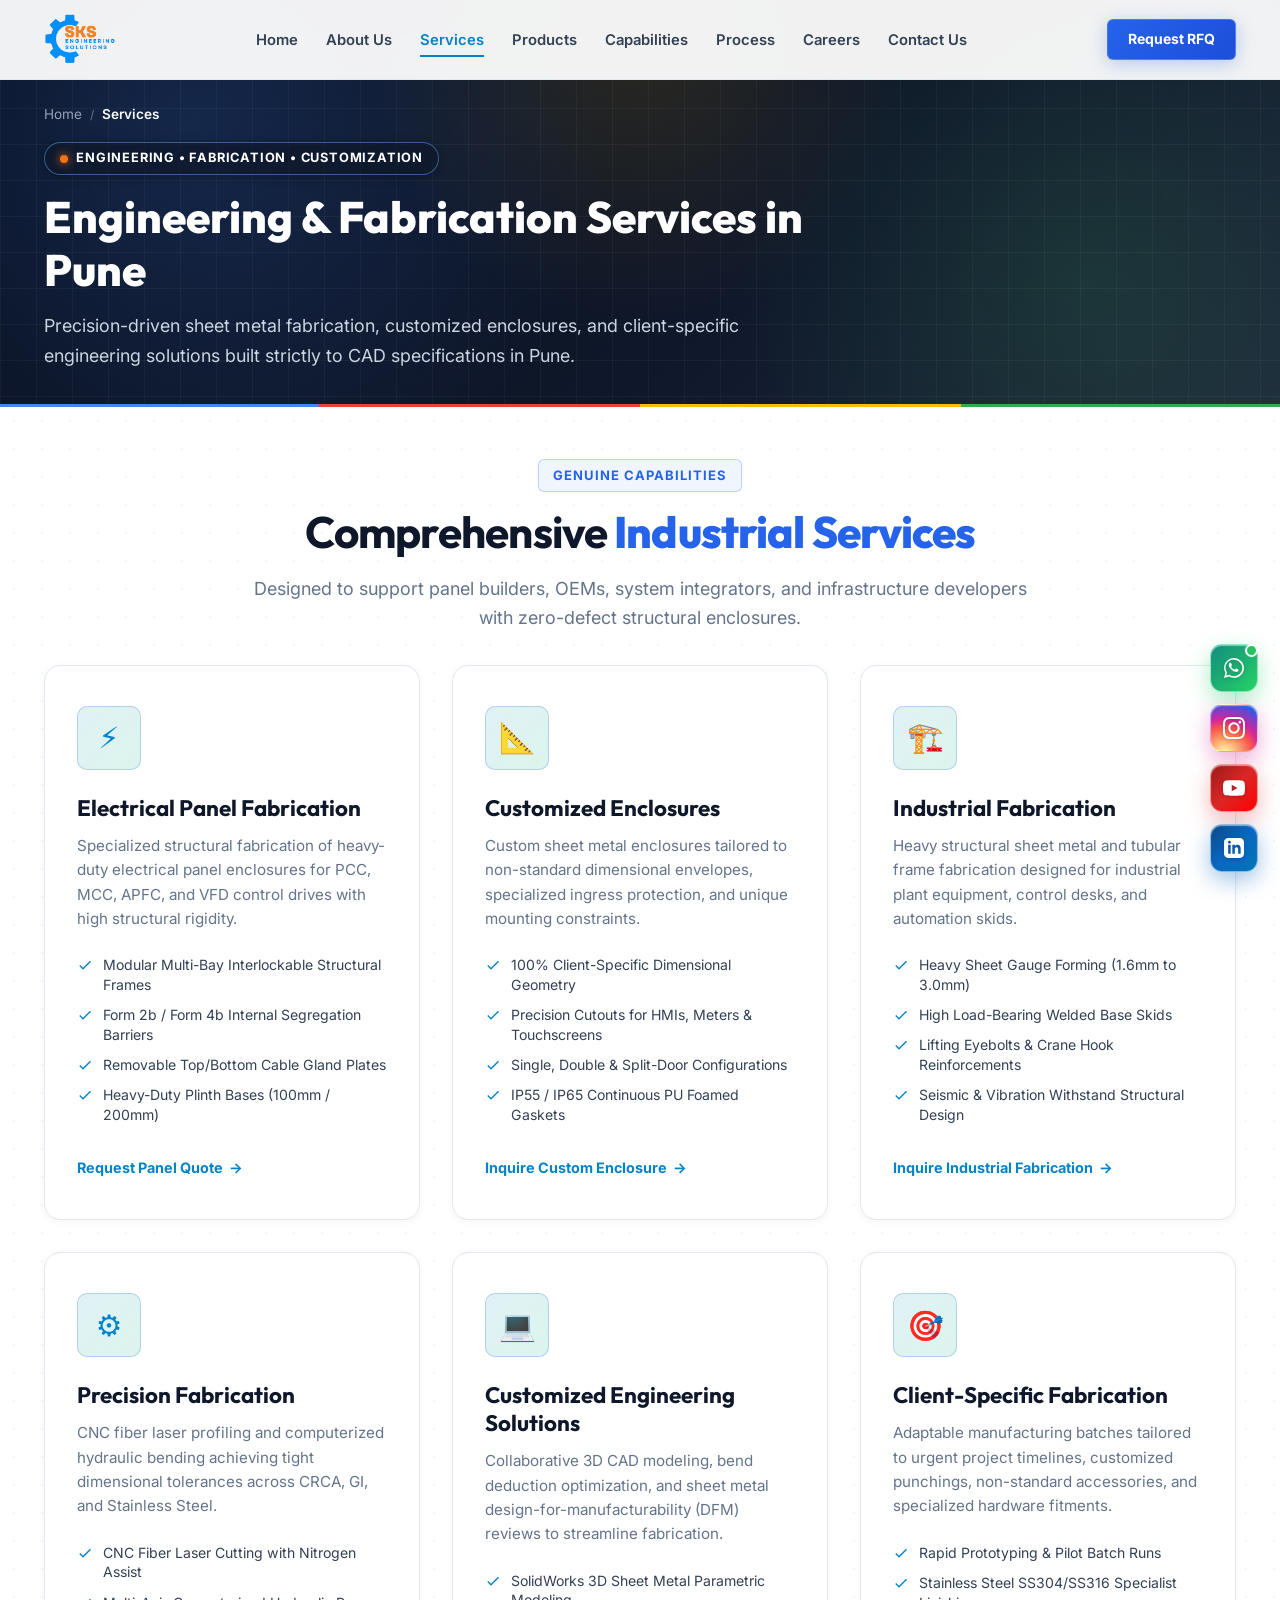
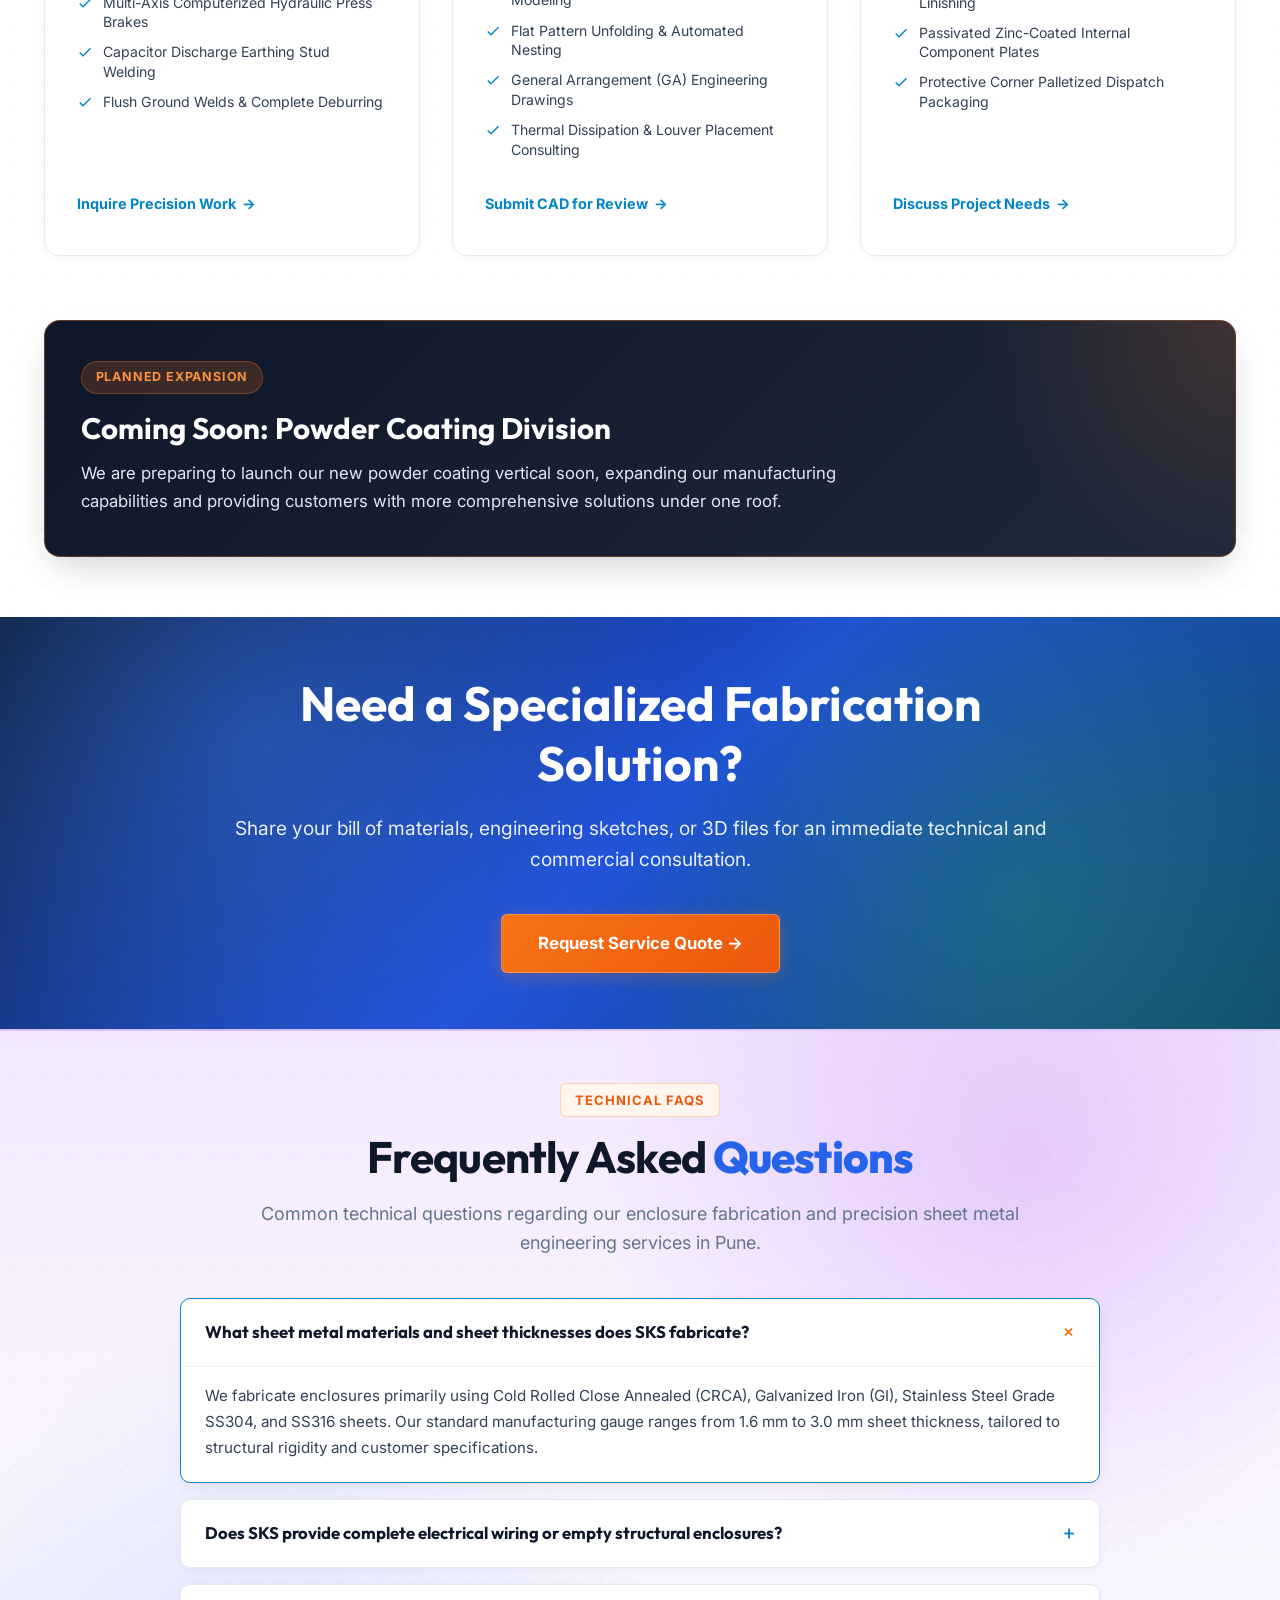
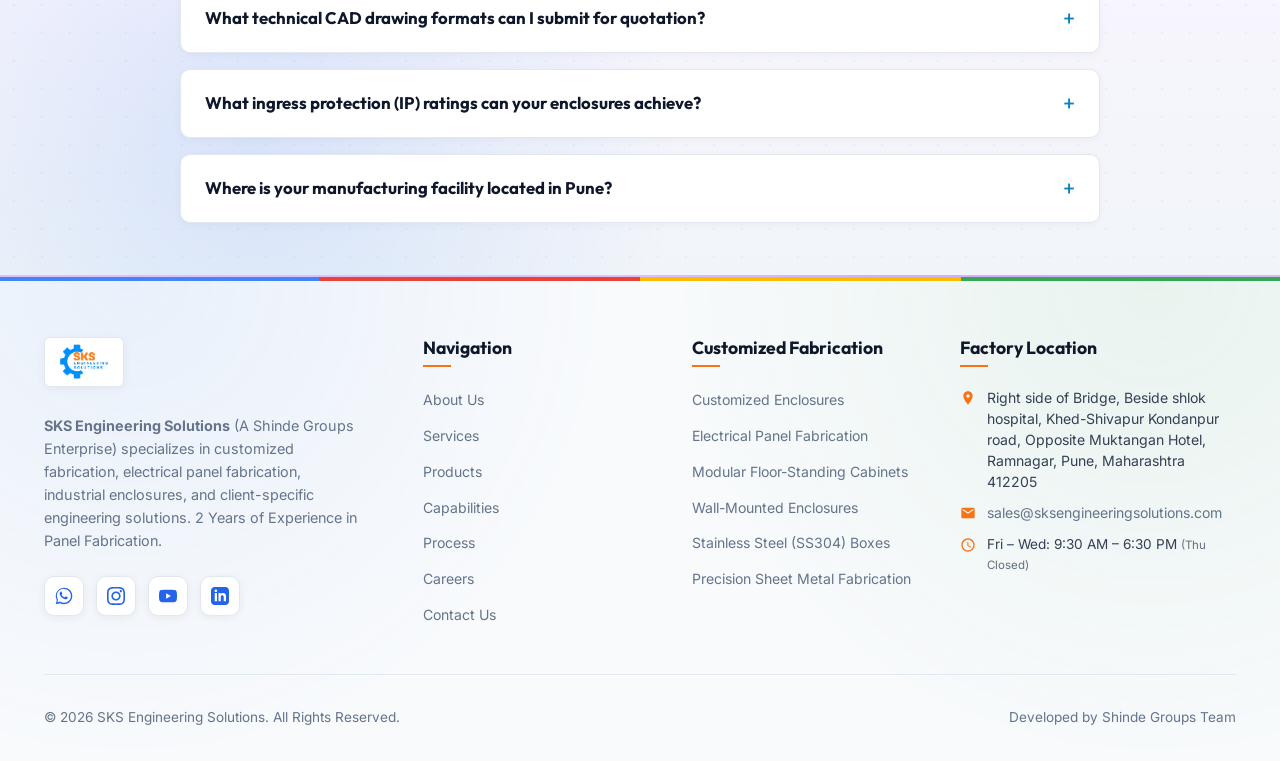
<file: services.html>
<!DOCTYPE html>
<html lang="en">
<head>
    <meta charset="UTF-8">
    <meta name="viewport" content="width=device-width, initial-scale=1.0">
    <title>Electrical Panel Fabrication &amp; Enclosures Pune | SKS</title>
    
    <!-- SEO Meta Tags -->
    <meta name="description" content="Precision electrical panel fabrication, customized enclosures, and CNC sheet metal engineering in Pune. High-tolerance empty enclosures under Shinde Groups.">
    <meta name="keywords" content="Electrical Panel Fabrication, Customized Enclosures, Industrial Fabrication, Precision Fabrication, Customized Engineering Solutions, Client-Specific Fabrication, Pune">
    <meta name="author" content="SKS Engineering Solutions">
    <meta name="robots" content="index, follow, max-snippet:-1, max-image-preview:large, max-video-preview:-1">
    <link rel="canonical" href="https://sksengineeringsolutions.github.io/services.html">

    <!-- Geographic & Local SEO -->
    <meta name="geo.region" content="IN-MH">
    <meta name="geo.placename" content="Pune, Maharashtra, India">
    <meta name="geo.position" content="18.3582;73.8546">
    <meta name="ICBM" content="18.3582, 73.8546">

    <!-- Open Graph & Social Sharing -->
    <meta property="og:title" content="Electrical Panel Fabrication &amp; Enclosure Services Pune | SKS">
    <meta property="og:description" content="Precision sheet metal fabrication, electrical panel fabrication, and customized enclosures engineered to client CAD specifications in Pune.">
    <meta property="og:type" content="website">
    <meta property="og:url" content="https://sksengineeringsolutions.github.io/services.html">
    <meta property="og:image" content="https://sksengineeringsolutions.github.io/assets/images/hero-enclosure-fabrication.jpg">
    <meta property="og:image:width" content="1200">
    <meta property="og:image:height" content="896">
    <meta property="og:image:alt" content="SKS Fabrication and Engineering Services Pune">
    <meta property="og:site_name" content="SKS Engineering Solutions">
    <meta property="og:locale" content="en_IN">

    <!-- Twitter Card -->
    <meta name="twitter:card" content="summary_large_image">
    <meta name="twitter:title" content="Electrical Panel Fabrication &amp; Enclosure Services Pune | SKS">
    <meta name="twitter:description" content="Customized enclosures, electrical panel fabrication, and precision CNC sheet metal solutions in Pune.">
    <meta name="twitter:image" content="https://sksengineeringsolutions.github.io/assets/images/hero-enclosure-fabrication.jpg">

    <!-- Favicon -->
    <link rel="icon" href="assets/images/logo.png" type="image/png">
    <link rel="apple-touch-icon" href="assets/images/logo.png">

    <!-- Google Fonts -->
    <link rel="preconnect" href="https://fonts.googleapis.com">
    <link rel="preconnect" href="https://fonts.gstatic.com" crossorigin>
    <link href="https://fonts.googleapis.com/css2?family=Inter:wght@300;400;500;600;700;800&family=Outfit:wght@400;500;600;700;800;900&display=swap" rel="stylesheet">

    <!-- Production Stylesheet -->
    <link rel="stylesheet" href="assets/css/style.css?v=20261016">
    <!-- Structured Data (JSON-LD) for Service, FAQPage & BreadcrumbList -->
    <script type="application/ld+json">
    {
      "@context": "https://schema.org",
      "@graph": [
        {
          "@type": "WebPage",
          "@id": "https://sksengineeringsolutions.github.io/services.html",
          "url": "https://sksengineeringsolutions.github.io/services.html",
          "name": "Engineering & Fabrication Services in Pune | SKS Engineering Solutions",
          "description": "Precision electrical panel fabrication, customized enclosures, and CNC sheet metal engineering services in Pune.",
          "isPartOf": {
            "@id": "https://sksengineeringsolutions.github.io/#website"
          }
        },
        {
          "@type": "BreadcrumbList",
          "itemListElement": [
            {
              "@type": "ListItem",
              "position": 1,
              "name": "Home",
              "item": "https://sksengineeringsolutions.github.io/"
            },
            {
              "@type": "ListItem",
              "position": 2,
              "name": "Services",
              "item": "https://sksengineeringsolutions.github.io/services.html"
            }
          ]
        },
        {
          "@type": "Service",
          "name": "Electrical Panel Fabrication",
          "provider": {
            "@type": "LocalBusiness",
            "name": "SKS Engineering Solutions",
            "telephone": "+91-8668742659"
          },
          "serviceType": "Sheet Metal Enclosure Fabrication",
          "areaServed": "Pune, Maharashtra, India",
          "description": "Manufacturing of modular, floor-standing, and wall-mounted empty electrical panel cabinets with verified K-factor bend fidelity and IP55/IP65 ratings."
        },
        {
          "@type": "FAQPage",
          "mainEntity": [
            {
              "@type": "Question",
              "name": "What sheet metal materials and sheet thicknesses does SKS fabricate?",
              "acceptedAnswer": {
                "@type": "Answer",
                "text": "We fabricate enclosures primarily using Cold Rolled Close Annealed (CRCA), Galvanized Iron (GI), Stainless Steel Grade SS304, and SS316 sheets. Our standard manufacturing gauge ranges from 1.6 mm to 3.0 mm sheet thickness, tailored to structural rigidity and customer specifications."
              }
            },
            {
              "@type": "Question",
              "name": "Does SKS provide complete electrical wiring or empty structural enclosures?",
              "acceptedAnswer": {
                "@type": "Answer",
                "text": "SKS Engineering Solutions focuses strictly on the engineering, fabrication, and assembly of empty structural metal enclosures and panels. We partner with electrical panel builders, OEMs, and automation system integrators without competing in internal switchgear wiring."
              }
            },
            {
              "@type": "Question",
              "name": "What technical CAD drawing formats can I submit for quotation?",
              "acceptedAnswer": {
                "@type": "Answer",
                "text": "Our engineering design desk accepts 3D SolidWorks parts/assemblies (.sldprt, .sldasm), STEP (.step, .stp), IGES (.igs), and 2D AutoCAD drawing files (.dwg, .dxf), as well as dimensioned PDF engineering General Arrangement (GA) drawings."
              }
            },
            {
              "@type": "Question",
              "name": "What ingress protection (IP) ratings can your enclosures achieve?",
              "acceptedAnswer": {
                "@type": "Answer",
                "text": "Our customized enclosures are engineered to achieve IP55 and IP65 ingress protection ratings, utilizing continuous polyurethane (PU) foam gasket seals, concealed hinges, multi-point locking systems, and precision sheet return flanges."
              }
            },
            {
              "@type": "Question",
              "name": "Where is your manufacturing facility located in Pune?",
              "acceptedAnswer": {
                "@type": "Answer",
                "text": "Our plant is strategically situated at Ramnagar, Khed-Shivapur Kondanpur road, beside Shlok Hospital, Pune, Maharashtra 412205, with seamless logistics access across Maharashtra's industrial belts."
              }
            }
          ]
        }
      ]
    }
    </script>
</head>
<body>
    <!-- Top Scroll Progress Bar -->
    <div id="scrollProgressBar" class="scroll-progress-bar" aria-hidden="true"></div>

    <!-- ======================================================================
         Sticky Header & Main Navigation Bar
         ====================================================================== -->
    <header id="siteHeader">
        <div class="container nav-container">
            <!-- Brand Logo -->
            <a href="index.html" class="logo" id="headerLogo" aria-label="SKS Engineering Solutions Home">
                <img src="assets/images/logo.png" alt="SKS Engineering Solutions Logo - Shinde Groups" class="site-logo-img" width="607" height="411" loading="eager" fetchpriority="high">
            </a>

            <!-- Navigation Links -->
            <nav aria-label="Main Navigation">
                <ul class="nav-menu" id="navMenu">
                    <li><a href="index.html">Home</a></li>
                    <li><a href="about-us.html">About Us</a></li>
                    <li><a href="services.html" class="active">Services</a></li>
                    <li><a href="products.html">Products</a></li>
                    <li><a href="capabilities.html">Capabilities</a></li>
                    <li><a href="process.html">Process</a></li>
                    <li><a href="careers.html">Careers</a></li>
                    <li><a href="contact-us.html">Contact Us</a></li>
                    <li class="mobile-nav-cta">
                        <a href="contact-us.html" class="btn btn-lime btn-sm">Request RFQ</a>
                    </li>
                </ul>
            </nav>

            <!-- Actions & Mobile Trigger -->
            <div class="nav-actions">
                <a href="contact-us.html" class="btn btn-teal btn-sm" id="navQuoteBtn">Request RFQ</a>
                <button class="nav-toggle" id="navToggle" aria-label="Toggle Navigation Menu">
                    <span></span>
                    <span></span>
                    <span></span>
                </button>
            </div>
        </div>
    </header>

    <main>
        <!-- ==================================================================
             Page Hero Header
             ================================================================== -->
        <section class="page-hero-header">
            <div class="container">
                <nav class="breadcrumb-nav" aria-label="Breadcrumb">
                    <a href="index.html">Home</a>
                    <span class="sep">/</span>
                    <span class="current">Services</span>
                </nav>
                <div class="page-hero-tag">
                    <span class="pulse-dot"></span>
                    Engineering &bull; Fabrication &bull; Customization
                </div>
                <h1 class="page-hero-title">Engineering &amp; Fabrication Services in Pune</h1>
                <p class="page-hero-subtitle">
                    Precision-driven sheet metal fabrication, customized enclosures, and client-specific engineering solutions built strictly to CAD specifications in Pune.
                </p>
            </div>
        </section>

        <!-- ==================================================================
             Services Grid (6 Genuine Verticals)
             ================================================================== -->
        <section class="page-section bg-grid-pattern">
            <div class="container">
                <div class="section-header reveal">
                    <div class="tech-tag">Genuine Capabilities</div>
                    <h2 class="section-title">Comprehensive <span class="text-teal">Industrial Services</span></h2>
                    <p class="section-desc">Designed to support panel builders, OEMs, system integrators, and infrastructure developers with zero-defect structural enclosures.</p>
                </div>

                <div class="services-grid-3 reveal-stagger">
                    <!-- 1. Electrical Panel Fabrication -->
                    <div class="service-card reveal">
                        <div>
                            <div class="service-icon-wrap">⚡</div>
                            <h3>Electrical Panel Fabrication</h3>
                            <p class="service-summary">
                                Specialized structural fabrication of heavy-duty electrical panel enclosures for PCC, MCC, APFC, and VFD control drives with high structural rigidity.
                            </p>
                            <ul class="service-specs-list">
                                <li>
                                    <svg viewBox="0 0 24 24" width="16" height="16" fill="currentColor"><path d="M9 16.17L4.83 12l-1.42 1.41L9 19 21 7l-1.41-1.41z"/></svg>
                                    <span>Modular Multi-Bay Interlockable Structural Frames</span>
                                </li>
                                <li>
                                    <svg viewBox="0 0 24 24" width="16" height="16" fill="currentColor"><path d="M9 16.17L4.83 12l-1.42 1.41L9 19 21 7l-1.41-1.41z"/></svg>
                                    <span>Form 2b / Form 4b Internal Segregation Barriers</span>
                                </li>
                                <li>
                                    <svg viewBox="0 0 24 24" width="16" height="16" fill="currentColor"><path d="M9 16.17L4.83 12l-1.42 1.41L9 19 21 7l-1.41-1.41z"/></svg>
                                    <span>Removable Top/Bottom Cable Gland Plates</span>
                                </li>
                                <li>
                                    <svg viewBox="0 0 24 24" width="16" height="16" fill="currentColor"><path d="M9 16.17L4.83 12l-1.42 1.41L9 19 21 7l-1.41-1.41z"/></svg>
                                    <span>Heavy-Duty Plinth Bases (100mm / 200mm)</span>
                                </li>
                            </ul>
                        </div>
                        <a href="contact-us.html" class="service-cta-link">
                            <span>Request Panel Quote</span>
                            <span>&rarr;</span>
                        </a>
                    </div>

                    <!-- 2. Customized Enclosures -->
                    <div class="service-card reveal reveal-delay">
                        <div>
                            <div class="service-icon-wrap">📐</div>
                            <h3>Customized Enclosures</h3>
                            <p class="service-summary">
                                Custom sheet metal enclosures tailored to non-standard dimensional envelopes, specialized ingress protection, and unique mounting constraints.
                            </p>
                            <ul class="service-specs-list">
                                <li>
                                    <svg viewBox="0 0 24 24" width="16" height="16" fill="currentColor"><path d="M9 16.17L4.83 12l-1.42 1.41L9 19 21 7l-1.41-1.41z"/></svg>
                                    <span>100% Client-Specific Dimensional Geometry</span>
                                </li>
                                <li>
                                    <svg viewBox="0 0 24 24" width="16" height="16" fill="currentColor"><path d="M9 16.17L4.83 12l-1.42 1.41L9 19 21 7l-1.41-1.41z"/></svg>
                                    <span>Precision Cutouts for HMIs, Meters &amp; Touchscreens</span>
                                </li>
                                <li>
                                    <svg viewBox="0 0 24 24" width="16" height="16" fill="currentColor"><path d="M9 16.17L4.83 12l-1.42 1.41L9 19 21 7l-1.41-1.41z"/></svg>
                                    <span>Single, Double &amp; Split-Door Configurations</span>
                                </li>
                                <li>
                                    <svg viewBox="0 0 24 24" width="16" height="16" fill="currentColor"><path d="M9 16.17L4.83 12l-1.42 1.41L9 19 21 7l-1.41-1.41z"/></svg>
                                    <span>IP55 / IP65 Continuous PU Foamed Gaskets</span>
                                </li>
                            </ul>
                        </div>
                        <a href="contact-us.html" class="service-cta-link">
                            <span>Inquire Custom Enclosure</span>
                            <span>&rarr;</span>
                        </a>
                    </div>

                    <!-- 3. Industrial Fabrication -->
                    <div class="service-card reveal reveal-delay-2">
                        <div>
                            <div class="service-icon-wrap">🏗️</div>
                            <h3>Industrial Fabrication</h3>
                            <p class="service-summary">
                                Heavy structural sheet metal and tubular frame fabrication designed for industrial plant equipment, control desks, and automation skids.
                            </p>
                            <ul class="service-specs-list">
                                <li>
                                    <svg viewBox="0 0 24 24" width="16" height="16" fill="currentColor"><path d="M9 16.17L4.83 12l-1.42 1.41L9 19 21 7l-1.41-1.41z"/></svg>
                                    <span>Heavy Sheet Gauge Forming (1.6mm to 3.0mm)</span>
                                </li>
                                <li>
                                    <svg viewBox="0 0 24 24" width="16" height="16" fill="currentColor"><path d="M9 16.17L4.83 12l-1.42 1.41L9 19 21 7l-1.41-1.41z"/></svg>
                                    <span>High Load-Bearing Welded Base Skids</span>
                                </li>
                                <li>
                                    <svg viewBox="0 0 24 24" width="16" height="16" fill="currentColor"><path d="M9 16.17L4.83 12l-1.42 1.41L9 19 21 7l-1.41-1.41z"/></svg>
                                    <span>Lifting Eyebolts &amp; Crane Hook Reinforcements</span>
                                </li>
                                <li>
                                    <svg viewBox="0 0 24 24" width="16" height="16" fill="currentColor"><path d="M9 16.17L4.83 12l-1.42 1.41L9 19 21 7l-1.41-1.41z"/></svg>
                                    <span>Seismic &amp; Vibration Withstand Structural Design</span>
                                </li>
                            </ul>
                        </div>
                        <a href="contact-us.html" class="service-cta-link">
                            <span>Inquire Industrial Fabrication</span>
                            <span>&rarr;</span>
                        </a>
                    </div>

                    <!-- 4. Precision Fabrication -->
                    <div class="service-card reveal">
                        <div>
                            <div class="service-icon-wrap">⚙️</div>
                            <h3>Precision Fabrication</h3>
                            <p class="service-summary">
                                CNC fiber laser profiling and computerized hydraulic bending achieving tight dimensional tolerances across CRCA, GI, and Stainless Steel.
                            </p>
                            <ul class="service-specs-list">
                                <li>
                                    <svg viewBox="0 0 24 24" width="16" height="16" fill="currentColor"><path d="M9 16.17L4.83 12l-1.42 1.41L9 19 21 7l-1.41-1.41z"/></svg>
                                    <span>CNC Fiber Laser Cutting with Nitrogen Assist</span>
                                </li>
                                <li>
                                    <svg viewBox="0 0 24 24" width="16" height="16" fill="currentColor"><path d="M9 16.17L4.83 12l-1.42 1.41L9 19 21 7l-1.41-1.41z"/></svg>
                                    <span>Multi-Axis Computerized Hydraulic Press Brakes</span>
                                </li>
                                <li>
                                    <svg viewBox="0 0 24 24" width="16" height="16" fill="currentColor"><path d="M9 16.17L4.83 12l-1.42 1.41L9 19 21 7l-1.41-1.41z"/></svg>
                                    <span>Capacitor Discharge Earthing Stud Welding</span>
                                </li>
                                <li>
                                    <svg viewBox="0 0 24 24" width="16" height="16" fill="currentColor"><path d="M9 16.17L4.83 12l-1.42 1.41L9 19 21 7l-1.41-1.41z"/></svg>
                                    <span>Flush Ground Welds &amp; Complete Deburring</span>
                                </li>
                            </ul>
                        </div>
                        <a href="contact-us.html" class="service-cta-link">
                            <span>Inquire Precision Work</span>
                            <span>&rarr;</span>
                        </a>
                    </div>

                    <!-- 5. Customized Engineering Solutions -->
                    <div class="service-card reveal reveal-delay">
                        <div>
                            <div class="service-icon-wrap">💻</div>
                            <h3>Customized Engineering Solutions</h3>
                            <p class="service-summary">
                                Collaborative 3D CAD modeling, bend deduction optimization, and sheet metal design-for-manufacturability (DFM) reviews to streamline fabrication.
                            </p>
                            <ul class="service-specs-list">
                                <li>
                                    <svg viewBox="0 0 24 24" width="16" height="16" fill="currentColor"><path d="M9 16.17L4.83 12l-1.42 1.41L9 19 21 7l-1.41-1.41z"/></svg>
                                    <span>SolidWorks 3D Sheet Metal Parametric Modeling</span>
                                </li>
                                <li>
                                    <svg viewBox="0 0 24 24" width="16" height="16" fill="currentColor"><path d="M9 16.17L4.83 12l-1.42 1.41L9 19 21 7l-1.41-1.41z"/></svg>
                                    <span>Flat Pattern Unfolding &amp; Automated Nesting</span>
                                </li>
                                <li>
                                    <svg viewBox="0 0 24 24" width="16" height="16" fill="currentColor"><path d="M9 16.17L4.83 12l-1.42 1.41L9 19 21 7l-1.41-1.41z"/></svg>
                                    <span>General Arrangement (GA) Engineering Drawings</span>
                                </li>
                                <li>
                                    <svg viewBox="0 0 24 24" width="16" height="16" fill="currentColor"><path d="M9 16.17L4.83 12l-1.42 1.41L9 19 21 7l-1.41-1.41z"/></svg>
                                    <span>Thermal Dissipation &amp; Louver Placement Consulting</span>
                                </li>
                            </ul>
                        </div>
                        <a href="contact-us.html" class="service-cta-link">
                            <span>Submit CAD for Review</span>
                            <span>&rarr;</span>
                        </a>
                    </div>

                    <!-- 6. Client-Specific Fabrication -->
                    <div class="service-card reveal reveal-delay-2">
                        <div>
                            <div class="service-icon-wrap">🎯</div>
                            <h3>Client-Specific Fabrication</h3>
                            <p class="service-summary">
                                Adaptable manufacturing batches tailored to urgent project timelines, customized punchings, non-standard accessories, and specialized hardware fitments.
                            </p>
                            <ul class="service-specs-list">
                                <li>
                                    <svg viewBox="0 0 24 24" width="16" height="16" fill="currentColor"><path d="M9 16.17L4.83 12l-1.42 1.41L9 19 21 7l-1.41-1.41z"/></svg>
                                    <span>Rapid Prototyping &amp; Pilot Batch Runs</span>
                                </li>
                                <li>
                                    <svg viewBox="0 0 24 24" width="16" height="16" fill="currentColor"><path d="M9 16.17L4.83 12l-1.42 1.41L9 19 21 7l-1.41-1.41z"/></svg>
                                    <span>Stainless Steel SS304/SS316 Specialist Linishing</span>
                                </li>
                                <li>
                                    <svg viewBox="0 0 24 24" width="16" height="16" fill="currentColor"><path d="M9 16.17L4.83 12l-1.42 1.41L9 19 21 7l-1.41-1.41z"/></svg>
                                    <span>Passivated Zinc-Coated Internal Component Plates</span>
                                </li>
                                <li>
                                    <svg viewBox="0 0 24 24" width="16" height="16" fill="currentColor"><path d="M9 16.17L4.83 12l-1.42 1.41L9 19 21 7l-1.41-1.41z"/></svg>
                                    <span>Protective Corner Palletized Dispatch Packaging</span>
                                </li>
                            </ul>
                        </div>
                        <a href="contact-us.html" class="service-cta-link">
                            <span>Discuss Project Needs</span>
                            <span>&rarr;</span>
                        </a>
                    </div>
                </div>

                <!-- Upcoming Powder Coating Vertical Banner -->
                <div class="coming-soon-banner reveal" style="margin-top: 4rem;">
                    <div class="coming-soon-badge">Planned Expansion</div>
                    <h3 class="coming-soon-title">Coming Soon: Powder Coating Division</h3>
                    <p class="coming-soon-desc">
                        We are preparing to launch our new powder coating vertical soon, expanding our manufacturing capabilities and providing customers with more comprehensive solutions under one roof.
                    </p>
                </div>
            </div>
        </section>

        <!-- ==================================================================
             CTA Banner
             ================================================================== -->
        <section class="cta-banner-section">
            <div class="container">
                <div class="cta-banner reveal">
                    <div class="cta-content">
                        <h2>Need a Specialized Fabrication Solution?</h2>
                        <p>Share your bill of materials, engineering sketches, or 3D files for an immediate technical and commercial consultation.</p>
                    </div>
                    <div class="cta-actions">
                        <a href="contact-us.html" class="btn btn-lime btn-lg">Request Service Quote &rarr;</a>
                    </div>
                </div>
            </div>
        </section>
            <!-- ==============================================================
             Section: Frequently Asked Questions (FAQ)
             ============================================================== -->
        <section class="faq-section bg-grid-pattern" id="servicesFaq">
            <div class="container">
                <div class="section-header reveal">
                    <div class="tech-tag lime">Technical FAQs</div>
                    <h2 class="section-title">Frequently Asked <span class="text-teal">Questions</span></h2>
                    <p class="section-desc">Common technical questions regarding our enclosure fabrication and precision sheet metal engineering services in Pune.</p>
                </div>

                <div class="faq-container reveal reveal-delay">
                    <details class="faq-item" open>
                        <summary class="faq-question">What sheet metal materials and sheet thicknesses does SKS fabricate?</summary>
                        <div class="faq-answer">
                            <p>We fabricate enclosures primarily using Cold Rolled Close Annealed (CRCA), Galvanized Iron (GI), Stainless Steel Grade SS304, and SS316 sheets. Our standard manufacturing gauge ranges from 1.6 mm to 3.0 mm sheet thickness, tailored to structural rigidity and customer specifications.</p>
                        </div>
                    </details>

                    <details class="faq-item">
                        <summary class="faq-question">Does SKS provide complete electrical wiring or empty structural enclosures?</summary>
                        <div class="faq-answer">
                            <p>SKS Engineering Solutions focuses strictly on the engineering, fabrication, and assembly of empty structural metal enclosures and panels. We partner with electrical panel builders, OEMs, and automation system integrators without competing in internal switchgear wiring.</p>
                        </div>
                    </details>

                    <details class="faq-item">
                        <summary class="faq-question">What technical CAD drawing formats can I submit for quotation?</summary>
                        <div class="faq-answer">
                            <p>Our engineering design desk accepts 3D SolidWorks parts/assemblies (.sldprt, .sldasm), STEP (.step, .stp), IGES (.igs), and 2D AutoCAD drawing files (.dwg, .dxf), as well as dimensioned PDF engineering General Arrangement (GA) drawings.</p>
                        </div>
                    </details>

                    <details class="faq-item">
                        <summary class="faq-question">What ingress protection (IP) ratings can your enclosures achieve?</summary>
                        <div class="faq-answer">
                            <p>Our customized enclosures are engineered to achieve IP55 and IP65 ingress protection ratings, utilizing continuous polyurethane (PU) foam gasket seals, concealed hinges, multi-point locking systems, and precision sheet return flanges.</p>
                        </div>
                    </details>

                    <details class="faq-item">
                        <summary class="faq-question">Where is your manufacturing facility located in Pune?</summary>
                        <div class="faq-answer">
                            <p>Our plant is strategically situated at Ramnagar, Khed-Shivapur Kondanpur road, beside Shlok Hospital, Pune, Maharashtra 412205, with seamless logistics access across Maharashtra's industrial belts.</p>
                        </div>
                    </details>
                </div>
            </div>
        </section>
    </main>

    <!-- ======================================================================
         Master Footer
         ====================================================================== -->
    <footer class="master-footer">
        <div class="container">
            <div class="footer-top-grid">
                <!-- Brand Column -->
                <div class="footer-brand">
                    <a href="index.html" class="logo" aria-label="SKS Engineering Solutions Home">
                        <img src="assets/images/logo.png" alt="SKS Engineering Solutions Logo" class="footer-logo-img" width="607" height="411" loading="lazy" decoding="async">
                    </a>
                    <p class="footer-brand-desc">
                        <strong>SKS Engineering Solutions</strong> (A Shinde Groups Enterprise) specializes in customized fabrication, electrical panel fabrication, industrial enclosures, and client-specific engineering solutions. 2 Years of Experience in Panel Fabrication.
                    </p>
                    <div class="footer-social-links">
                        <a href="https://api.whatsapp.com/send?phone=918668742659&amp;text=Hello%20SKS%20Engineering%2C%20I%20would%20like%20to%20inquire%20about%20customized%20enclosures" target="_blank" rel="noopener noreferrer" class="social-btn social-btn-wa" aria-label="Chat on WhatsApp" title="WhatsApp">
                            <svg viewBox="0 0 24 24" width="20" height="20" fill="currentColor">
                                <path d="M12.04 2c-5.46 0-9.91 4.45-9.91 9.91 0 1.75.46 3.45 1.32 4.95L2.05 22l5.25-1.38c1.45.79 3.08 1.21 4.74 1.21 5.46 0 9.91-4.45 9.91-9.91 0-2.65-1.03-5.14-2.9-7.01A9.816 9.816 0 0 0 12.04 2m.01 1.67c4.55 0 8.24 3.7 8.24 8.24 0 2.2-.86 4.28-2.42 5.84a8.19 8.19 0 0 1-5.83 2.41c-1.55 0-3.07-.43-4.39-1.25l-.31-.19-3.26.85.87-3.18-.21-.34a8.217 8.217 0 0 1-1.26-4.38c0-4.54 3.7-8.24 8.24-8.24m-3.55 3.41c-.19 0-.41.07-.63.29-.22.22-.84.82-.84 2 0 1.18.86 2.32.98 2.48.12.16 1.7 2.6 4.12 3.65.58.25 1.03.4 1.38.51.58.18 1.11.16 1.53.1.47-.07 1.44-.59 1.64-1.16.2-.57.2-1.06.14-1.16-.06-.1-.22-.16-.47-.29s-1.44-.71-1.66-.79c-.22-.08-.39-.12-.55.12-.16.25-.63.79-.77.95-.14.16-.28.18-.53.06-.24-.12-1.03-.38-1.96-1.21-.72-.64-1.21-1.44-1.35-1.68-.14-.25-.01-.38.11-.5.11-.11.25-.28.37-.43.12-.14.16-.25.25-.41.08-.16.04-.31-.02-.43-.06-.12-.55-1.32-.75-1.81-.2-.47-.4-.41-.55-.42z"/>
                            </svg>
                        </a>
<a href="https://www.instagram.com/sks_engineering_solutions" target="_blank" rel="noopener noreferrer" class="social-btn social-btn-ig" aria-label="SKS Engineering Solutions on Instagram" title="Instagram">
                            <svg viewBox="0 0 24 24" width="18" height="18" fill="currentColor"><path d="M12 2.163c3.204 0 3.584.012 4.85.07 3.252.148 4.771 1.691 4.919 4.919.058 1.265.069 1.645.069 4.849 0 3.205-.012 3.584-.069 4.849-.149 3.225-1.664 4.771-4.919 4.919-1.266.058-1.644.07-4.85.07-3.204 0-3.584-.012-4.849-.07-3.26-.149-4.771-1.699-4.919-4.92-.058-1.265-.07-1.644-.07-4.849 0-3.204.013-3.583.07-4.849.149-3.227 1.664-4.771 4.919-4.919 1.266-.057 1.645-.069 4.849-.069zm0-2.163c-3.259 0-3.667.014-4.947.072-4.358.2-6.78 2.618-6.98 6.98-.059 1.281-.073 1.689-.073 4.948 0 3.259.014 3.668.072 4.948.2 4.358 2.618 6.78 6.98 6.98 1.281.058 1.689.072 4.948.072 3.259 0 3.668-.014 4.948-.072 4.354-.2 6.782-2.618 6.979-6.98.059-1.28.073-1.689.073-4.948 0-3.259-.014-3.667-.072-4.947-.196-4.354-2.617-6.78-6.979-6.98-1.281-.059-1.69-.073-4.949-.073zm0 5.838c-3.403 0-6.162 2.759-6.162 6.162s2.759 6.163 6.162 6.163 6.162-2.759 6.162-6.163c0-3.403-2.759-6.162-6.162-6.162zm0 10.162c-2.209 0-4-1.79-4-4 0-2.209 1.791-4 4-4s4 1.791 4 4c0 2.21-1.791 4-4 4zm6.406-11.845c-.796 0-1.441.645-1.441 1.44s.645 1.44 1.441 1.44c.795 0 1.439-.645 1.439-1.44s-.644-1.44-1.439-1.44z"/></svg>
                        </a>
                        <a href="https://www.youtube.com/@shindegroups1" target="_blank" rel="noopener noreferrer" class="social-btn social-btn-yt" aria-label="Shinde Groups on YouTube" title="YouTube">
                            <svg viewBox="0 0 24 24" width="18" height="18" fill="currentColor"><path d="M23.498 6.186a3.016 3.016 0 0 0-2.122-2.136C19.505 3.545 12 3.545 12 3.545s-7.505 0-9.377.505A3.017 3.017 0 0 0 .502 6.186C0 8.07 0 12 0 12s0 3.93.502 5.814a3.016 3.016 0 0 0 2.122 2.136c1.871.505 9.376.505 9.376.505s7.505 0 9.377-.505a3.015 3.015 0 0 0 2.122-2.136C24 15.93 24 12 24 12s0-3.93-.502-5.814zM9.545 15.568V8.432L15.818 12l-6.273 3.568z"/></svg>
                        </a>
                        <a href="https://www.linkedin.com/company/shindegroups" target="_blank" rel="noopener noreferrer" class="social-btn social-btn-li" aria-label="Shinde Groups on LinkedIn" title="LinkedIn">
                            <svg viewBox="0 0 24 24" width="18" height="18" fill="currentColor"><path d="M19 0h-14c-2.761 0-5 2.239-5 5v14c0 2.761 2.239 5 5 5h14c2.762 0 5-2.239 5-5v-14c0-2.761-2.238-5-5-5zm-11 19h-3v-11h3v11zm-1.5-12.268c-.966 0-1.75-.79-1.75-1.764s.784-1.764 1.75-1.764 1.75.79 1.75 1.764-.783 1.764-1.75 1.764zm13.5 12.268h-3v-5.604c0-3.368-4-3.113-4 0v5.604h-3v-11h3v1.765c1.396-2.586 7-2.777 7 2.476v6.759z"/></svg>
                        </a>
                        
                    </div>
                </div>

                <!-- Column 2: Navigation -->
                <div class="footer-col">
                    <h4>Navigation</h4>
                    <ul>
                        <li><a href="about-us.html">About Us</a></li>
                        <li><a href="services.html">Services</a></li>
                        <li><a href="products.html">Products</a></li>
                        <li><a href="capabilities.html">Capabilities</a></li>
                        <li><a href="process.html">Process</a></li>
                        <li><a href="careers.html">Careers</a></li>
                        <li><a href="contact-us.html">Contact Us</a></li>
                    </ul>
                </div>

                <!-- Column 3: Customized Solutions -->
                <div class="footer-col">
                    <h4>Customized Fabrication</h4>
                    <ul>
                        <li><a href="products.html">Customized Enclosures</a></li>
                        <li><a href="services.html">Electrical Panel Fabrication</a></li>
                        <li><a href="products.html">Modular Floor-Standing Cabinets</a></li>
                        <li><a href="products.html">Wall-Mounted Enclosures</a></li>
                        <li><a href="products.html">Stainless Steel (SS304) Boxes</a></li>
                        <li><a href="capabilities.html">Precision Sheet Metal Fabrication</a></li>
                    </ul>
                </div>

                <!-- Column 4: Factory Location -->
                <div class="footer-col">
                    <h4>Factory Location</h4>
                    <ul class="footer-contact-info">
                        <li>
                            <svg viewBox="0 0 24 24" width="16" height="16" fill="currentColor"><path d="M12 2C8.13 2 5 5.13 5 9c0 5.25 7 13 7 13s7-7.75 7-13c0-3.87-3.13-7-7-7zm0 9.5a2.5 2.5 0 0 1 0-5 2.5 2.5 0 0 1 0 5z"/></svg>
                            <a href="https://maps.app.goo.gl/mNCYdPJJQLvxL5st7" target="_blank" rel="noopener" style="color: inherit; text-decoration: none;">Right side of Bridge, Beside shlok hospital, Khed-Shivapur Kondanpur road, Opposite Muktangan Hotel, Ramnagar, Pune, Maharashtra 412205</a>
                        </li>
                        <li>
                            <svg viewBox="0 0 24 24" width="16" height="16" fill="currentColor"><path d="M20 4H4c-1.1 0-1.99.9-1.99 2L2 18c0 1.1.9 2 2 2h16c1.1 0 2-.9 2-2V6c0-1.1-.9-2-2-2zm0 4l-8 5-8-5V6l8 5 8-5v2z"/></svg>
                            <a href="mailto:sales@sksengineeringsolutions.com">sales@sksengineeringsolutions.com</a>
                        </li>
                        <li>
                            <svg viewBox="0 0 24 24" width="16" height="16" fill="currentColor"><path d="M11.99 2C6.47 2 2 6.48 2 12s4.47 10 9.99 10C17.52 22 22 17.52 22 12S17.52 2 11.99 2zM12 20c-4.42 0-8-3.58-8-8s3.58-8 8-8 8 3.58 8 8-3.58 8-8 8zm.5-13H11v6l5.25 3.15.75-1.23-4.5-2.67z"/></svg>
                            <span>Fri &ndash; Wed: 9:30 AM &ndash; 6:30 PM <span style="opacity: 0.75; font-size: 0.85em;">(Thu Closed)</span></span>
                        </li>
                    </ul>
                </div>
            </div>

            <!-- Footer Bottom Bar -->
            <div class="footer-bottom-bar">
                <p>&copy; 2026 SKS Engineering Solutions. All Rights Reserved.</p>
                <p>Developed by Shinde Groups Team</p>
            </div>
        </div>
    </footer>

    <!-- ======================================================================
         Right-Side Floating Quick Action Social Icons Dock
         Icons ONLY: Instagram, YouTube, LinkedIn, Email
         ====================================================================== -->
    <aside class="floating-right-dock" id="floatingRightDock" aria-label="Social and Contact Channels">
        <!-- 1. WhatsApp Tab -->
        <div class="dock-item dock-whatsapp">
            <a href="https://api.whatsapp.com/send?phone=918668742659&amp;text=Hello%20SKS%20Engineering%2C%20I%20would%20like%20to%20inquire%20about%20customized%20enclosures" target="_blank" rel="noopener noreferrer" class="dock-btn dock-btn-whatsapp" aria-label="Chat with SKS Engineering on WhatsApp" title="WhatsApp: +91-8668742659">
                <svg viewBox="0 0 24 24" width="24" height="24" fill="currentColor">
                    <path d="M12.04 2c-5.46 0-9.91 4.45-9.91 9.91 0 1.75.46 3.45 1.32 4.95L2.05 22l5.25-1.38c1.45.79 3.08 1.21 4.74 1.21 5.46 0 9.91-4.45 9.91-9.91 0-2.65-1.03-5.14-2.9-7.01A9.816 9.816 0 0 0 12.04 2m.01 1.67c4.55 0 8.24 3.7 8.24 8.24 0 2.2-.86 4.28-2.42 5.84a8.19 8.19 0 0 1-5.83 2.41c-1.55 0-3.07-.43-4.39-1.25l-.31-.19-3.26.85.87-3.18-.21-.34a8.217 8.217 0 0 1-1.26-4.38c0-4.54 3.7-8.24 8.24-8.24m-3.55 3.41c-.19 0-.41.07-.63.29-.22.22-.84.82-.84 2 0 1.18.86 2.32.98 2.48.12.16 1.7 2.6 4.12 3.65.58.25 1.03.4 1.38.51.58.18 1.11.16 1.53.1.47-.07 1.44-.59 1.64-1.16.2-.57.2-1.06.14-1.16-.06-.1-.22-.16-.47-.29s-1.44-.71-1.66-.79c-.22-.08-.39-.12-.55.12-.16.25-.63.79-.77.95-.14.16-.28.18-.53.06-.24-.12-1.03-.38-1.96-1.21-.72-.64-1.21-1.44-1.35-1.68-.14-.25-.01-.38.11-.5.11-.11.25-.28.37-.43.12-.14.16-.25.25-.41.08-.16.04-.31-.02-.43-.06-.12-.55-1.32-.75-1.81-.2-.47-.4-.41-.55-.42z"/>
                </svg>
                <span class="dock-badge-pulse" title="Engineers active now"></span>
                <span class="dock-tooltip">Chat on WhatsApp: +91-8668742659</span>
            </a>
        </div>
        <!-- 2. Instagram Tab -->
        <div class="dock-item dock-instagram">
            <a href="https://www.instagram.com/sks_engineering_solutions" target="_blank" rel="noopener noreferrer" class="dock-btn dock-btn-instagram" aria-label="Follow SKS Engineering Solutions on Instagram" title="Instagram">
                <svg viewBox="0 0 24 24" width="22" height="22" fill="currentColor">
                    <path d="M12 2.163c3.204 0 3.584.012 4.85.07 3.252.148 4.771 1.691 4.919 4.919.058 1.265.069 1.645.069 4.849 0 3.205-.012 3.584-.069 4.849-.149 3.225-1.664 4.771-4.919 4.919-1.266.058-1.644.07-4.85.07-3.204 0-3.584-.012-4.849-.07-3.26-.149-4.771-1.699-4.919-4.92-.058-1.265-.07-1.644-.07-4.849 0-3.204.013-3.583.07-4.849.149-3.227 1.664-4.771 4.919-4.919 1.266-.057 1.645-.069 4.849-.069zm0-2.163c-3.259 0-3.667.014-4.947.072-4.358.2-6.78 2.618-6.98 6.98-.059 1.281-.073 1.689-.073 4.948 0 3.259.014 3.668.072 4.948.2 4.358 2.618 6.78 6.98 6.98 1.281.058 1.689.072 4.948.072 3.259 0 3.668-.014 4.948-.072 4.354-.2 6.782-2.618 6.979-6.98.059-1.28.073-1.689.073-4.948 0-3.259-.014-3.667-.072-4.947-.196-4.354-2.617-6.78-6.979-6.98-1.281-.059-1.69-.073-4.949-.073zm0 5.838c-3.403 0-6.162 2.759-6.162 6.162s2.759 6.163 6.162 6.163 6.162-2.759 6.162-6.163c0-3.403-2.759-6.162-6.162-6.162zm0 10.162c-2.209 0-4-1.79-4-4 0-2.209 1.791-4 4-4s4 1.791 4 4c0 2.21-1.791 4-4 4zm6.406-11.845c-.796 0-1.441.645-1.441 1.44s.645 1.44 1.441 1.44c.795 0 1.439-.645 1.439-1.44s-.644-1.44-1.439-1.44z"/>
                </svg>
                <span class="dock-tooltip">Instagram</span>
            </a>
        </div>
        <!-- 3. YouTube Tab -->
        <div class="dock-item dock-youtube">
            <a href="https://www.youtube.com/@shindegroups1" target="_blank" rel="noopener noreferrer" class="dock-btn dock-btn-youtube" aria-label="Subscribe to Shinde Groups on YouTube" title="YouTube">
                <svg viewBox="0 0 24 24" width="22" height="22" fill="currentColor">
                    <path d="M23.498 6.186a3.016 3.016 0 0 0-2.122-2.136C19.505 3.545 12 3.545 12 3.545s-7.505 0-9.377.505A3.017 3.017 0 0 0 .502 6.186C0 8.07 0 12 0 12s0 3.93.502 5.814a3.016 3.016 0 0 0 2.122 2.136c1.871.505 9.376.505 9.376.505s7.505 0 9.377-.505a3.015 3.015 0 0 0 2.122-2.136C24 15.93 24 12 24 12s0-3.93-.502-5.814zM9.545 15.568V8.432L15.818 12l-6.273 3.568z"/>
                </svg>
                <span class="dock-tooltip">YouTube</span>
            </a>
        </div>
        <!-- 4. LinkedIn Tab -->
        <div class="dock-item dock-linkedin">
            <a href="https://www.linkedin.com/company/shindegroups" target="_blank" rel="noopener noreferrer" class="dock-btn dock-btn-linkedin" aria-label="Connect with Shinde Groups on LinkedIn" title="LinkedIn">
                <svg viewBox="0 0 24 24" width="20" height="20" fill="currentColor">
                    <path d="M19 0h-14c-2.761 0-5 2.239-5 5v14c0 2.761 2.239 5 5 5h14c2.762 0 5-2.239 5-5v-14c0-2.761-2.238-5-5-5zm-11 19h-3v-11h3v11zm-1.5-12.268c-.966 0-1.75-.79-1.75-1.764s.784-1.764 1.75-1.764 1.75.79 1.75 1.764-.783 1.764-1.75 1.764zm13.5 12.268h-3v-5.604c0-3.368-4-3.113-4 0v5.604h-3v-11h3v1.765c1.396-2.586 7-2.777 7 2.476v6.759z"/>
                </svg>
                <span class="dock-tooltip">LinkedIn</span>
            </a>
        </div>
        
    </aside>

    <!-- Back to Top Smooth Scroll Button -->
    <button id="backToTopBtn" class="back-to-top" aria-label="Scroll Back to Top">
        <svg viewBox="0 0 24 24" width="22" height="22" fill="currentColor">
            <path d="M7.41 15.41L12 10.83l4.59 4.58L18 14l-6-6-6 6z"/>
        </svg>
    </button>

    <!-- Production Interactive Scripts -->
    <script defer src="assets/js/script.js?v=20261016"></script>
</body>
</html>
</file>
<file: assets/css/style.css>
/* ==========================================================================
   SKS Engineering Solutions - Industrial B2B Master Stylesheet
   Brand Palette:
   - Primary: Engineering Cobalt Blue (#2563EB / #1D4ED8 / #3B82F6)
   - Supporting Accent: Industrial Orange (#F97316 / #EA580C / #FB923C)
   - Accent Cyan: Precision Tech Cyan (#0284C7 / #0EA5E9)
   - Neutrals: Crisp Pure White (#FFFFFF), Slate (#F8FAFC, #F1F5F9, #E2E8F0, #0F172A)
   ========================================================================== */

:root {
    /* Brand Colors - Matching Official SKS Logo */
    --c-primary: #2563EB;            /* Engineering Cobalt Blue from gear */
    --c-primary-dark: #1D4ED8;       /* Deep Authority Blue */
    --c-primary-bright: #3B82F6;     /* Bright Blue Accent */
    --c-primary-subtle: #EFF6FF;     /* Blue Surface Tint */
    --c-lime-accent: #3B82F6;        /* Accent Alias */
    
    --c-orange: #F97316;             /* Industrial Orange from 'SKS' */
    --c-orange-dark: #EA580C;        /* Deep Tangerine */
    --c-orange-light: #FB923C;       /* Light Amber Glow */
    --c-orange-subtle: #FFF7ED;      /* Orange Surface Tint */

    --c-secondary: #0284C7;          /* Precision Cyan / Tech Accent */
    --c-secondary-dark: #0369A1;
    --c-secondary-deep: #0C4A6E;
    --c-secondary-light: #38BDF8;

    --c-navy: #0F172A;               /* Deep Slate Navy for Typography */
    --c-navy-dark: #0B1120;
    --c-navy-deep: #050811;

    /* Google Signature Vibrant Palette Tokens */
    --google-blue: #4285F4;
    --google-blue-deep: #1A73E8;
    --google-blue-surface: #E8F0FE;
    --google-blue-subtle: #F0F6FF;
    
    --google-green: #34A853;
    --google-green-deep: #1E8E3E;
    --google-green-surface: #E6F4EA;
    --google-green-subtle: #F0FDF4;
    
    --google-yellow: #FBBC04;
    --google-amber-deep: #F9AB00;
    --google-yellow-surface: #FEF7E0;
    --google-yellow-subtle: #FFFBEB;
    
    --google-red: #EA4335;
    --google-red-deep: #D93025;
    --google-red-surface: #FCE8E6;
    --google-red-subtle: #FEF2F2;
    
    --google-purple: #A142F4;
    --google-purple-deep: #9334E6;
    --google-purple-surface: #F3E8FD;
    --google-purple-subtle: #FAF5FF;

    /* Neutrals & Surfaces - Clean Modern White Theme */
    --bg-light: #FFFFFF;             /* Pure White Canvas */
    --bg-subtle: #F8FAFC;            /* Clean Slate 50 Surface */
    --bg-slate: #F1F5F9;             /* Slate 100 Matrix Surface */
    --bg-card: #FFFFFF;              /* Elevated Card Surface */
    --border-light: #E2E8F0;         /* Slate 200 Border */
    --border-color: #E2E8F0;         /* Default Border Color Alias */
    --border-dark: rgba(15, 23, 42, 0.12);
    --border-teal: rgba(37, 99, 235, 0.25);
    --border-blue: rgba(37, 99, 235, 0.25);
    --border-orange: rgba(249, 115, 22, 0.28);
    
    --text-primary: #0F172A;         /* Slate 900 High Contrast Text */
    --text-secondary: #334155;       /* Slate 700 Body Text */
    --text-muted: #64748B;           /* Slate 500 Supporting Text */
    --text-inverse: #FFFFFF;
    --text-inverse-muted: #94A3B8;

    /* Layout & Elevation */
    --container-max: 1240px;
    --header-height: 80px;
    --radius-sm: 6px;
    --radius-md: 10px;
    --radius-lg: 16px;
    --radius-xl: 24px;
    
    --shadow-sm: 0 2px 8px rgba(15, 23, 42, 0.04);
    --shadow-md: 0 10px 25px -5px rgba(15, 23, 42, 0.07);
    --shadow-lg: 0 20px 40px -10px rgba(15, 23, 42, 0.09);
    --shadow-glow: 0 4px 25px rgba(37, 99, 235, 0.25);
    --shadow-teal-glow: 0 4px 25px rgba(37, 99, 235, 0.25);
    --shadow-orange-glow: 0 4px 25px rgba(249, 115, 22, 0.3);

    /* Typography & Accents */
    --accent-teal: #0284C7;          /* Precision Cyan / Tech Teal Accent */
    --accent-lime: #10B981;          /* Accent Emerald / Success Lime */
    --font-heading: 'Outfit', sans-serif;
    --font-body: 'Inter', system-ui, -apple-system, sans-serif;

    --transition: all 0.28s cubic-bezier(0.4, 0, 0.2, 1);
}

/* --------------------------------------------------------------------------
   CSS Reset & Base
   -------------------------------------------------------------------------- */
*, *::before, *::after {
    box-sizing: border-box;
    margin: 0;
    padding: 0;
}

html {
    scroll-behavior: smooth;
    scroll-padding-top: calc(var(--header-height) + 16px);
    font-size: 16px;
    overflow-x: hidden;
    max-width: 100%;
}

body {
    font-family: 'Inter', system-ui, -apple-system, sans-serif;
    color: var(--text-primary);
    background-color: var(--bg-light);
    line-height: 1.6;
    overflow-x: hidden;
    max-width: 100%;
    position: relative;
    -webkit-font-smoothing: antialiased;
}

@media (prefers-reduced-motion: reduce) {
    *, *::before, *::after {
        animation-duration: 0.01ms !important;
        animation-iteration-count: 1 !important;
        transition-duration: 0.01ms !important;
        scroll-behavior: auto !important;
    }
}

h1, h2, h3, h4, h5, h6, .font-heading {
    font-family: 'Outfit', sans-serif;
    font-weight: 700;
    line-height: 1.25;
    color: var(--text-primary);
}

img {
    max-width: 100%;
    height: auto;
    display: block;
}

a {
    text-decoration: none;
    color: inherit;
    transition: var(--transition);
}

button {
    cursor: pointer;
    font-family: inherit;
    border: none;
    outline: none;
    background: none;
}

ul {
    list-style: none;
}

svg {
    display: inline-block;
    vertical-align: middle;
}

.container {
    width: 100%;
    max-width: var(--container-max);
    margin-inline: auto;
    padding-inline: 1.5rem;
    position: relative;
    z-index: 2;
}

/* --------------------------------------------------------------------------
   Geometric Patterns & Visual Accents
   -------------------------------------------------------------------------- */
.bg-grid-pattern {
    position: relative;
}

.bg-grid-pattern::after {
    content: '';
    position: absolute;
    inset: 0;
    background-image: radial-gradient(rgba(66, 133, 244, 0.08) 1.2px, transparent 1.2px);
    background-size: 28px 28px;
    pointer-events: none;
    z-index: 1;
}

.tech-tag {
    display: inline-flex;
    align-items: center;
    gap: 0.5rem;
    font-size: 0.8125rem;
    font-weight: 700;
    letter-spacing: 0.08em;
    text-transform: uppercase;
    color: var(--c-primary);
    background: var(--c-primary-subtle);
    border: 1px solid var(--border-blue);
    padding: 0.35rem 0.85rem;
    border-radius: var(--radius-sm);
    margin-bottom: 0.75rem;
}

.tech-tag.lime, .tech-tag.orange {
    color: var(--c-orange-dark);
    background: var(--c-orange-subtle);
    border-color: var(--border-orange);
}

.section-header {
    text-align: center;
    max-width: 780px;
    margin: 0 auto 2rem;
}

.section-title {
    font-size: clamp(2rem, 3.5vw, 2.75rem);
    margin-bottom: 1rem;
    letter-spacing: -0.02em;
    color: var(--text-primary);
}

.section-title .text-teal {
    color: var(--c-primary);
    font-weight: 800;
}

.section-desc {
    font-size: 1.125rem;
    color: var(--text-muted);
}

/* --------------------------------------------------------------------------
   Buttons & CTAs
   -------------------------------------------------------------------------- */
.btn {
    display: inline-flex;
    align-items: center;
    justify-content: center;
    gap: 0.6rem;
    padding: 0.85rem 1.75rem;
    font-size: 0.95rem;
    font-weight: 600;
    border-radius: var(--radius-sm);
    transition: var(--transition);
    white-space: nowrap;
}

.btn-lime {
    background: linear-gradient(135deg, #F97316 0%, #EA580C 100%);
    color: #FFFFFF;
    border: 1px solid rgba(255, 255, 255, 0.25);
    box-shadow: 0 4px 18px rgba(249, 115, 22, 0.28);
    font-weight: 700;
}

.btn-lime:hover {
    background: linear-gradient(135deg, #FB923C 0%, #F97316 100%);
    transform: translateY(-2px);
    box-shadow: var(--shadow-orange-glow);
    color: #FFFFFF;
}

.btn-teal {
    background: linear-gradient(135deg, #2563EB 0%, #1D4ED8 100%);
    color: #FFFFFF;
    border: 1px solid rgba(255, 255, 255, 0.2);
    box-shadow: 0 4px 18px rgba(37, 99, 235, 0.28);
    font-weight: 700;
}

.btn-teal:hover {
    background: linear-gradient(135deg, #3B82F6 0%, #2563EB 100%);
    color: #FFFFFF;
    transform: translateY(-2px);
    box-shadow: var(--shadow-glow);
}

.btn-outline-navy {
    background: #FFFFFF;
    color: var(--c-primary);
    border: 1.5px solid var(--c-primary);
    box-shadow: var(--shadow-sm);
    font-weight: 600;
}

.btn-outline-navy:hover {
    background: var(--c-primary);
    color: #FFFFFF;
    transform: translateY(-2px);
}

.btn-outline-white {
    background: #FFFFFF;
    color: var(--c-primary);
    border: 1.5px solid var(--border-light);
    box-shadow: var(--shadow-sm);
    font-weight: 600;
}

.btn-outline-white:hover {
    background: var(--c-primary-subtle);
    border-color: var(--c-primary);
    color: var(--c-primary);
    transform: translateY(-2px);
}

/* Hero Outline / Glass CTA Button */
.btn-hero-outline {
    background: rgba(255, 255, 255, 0.08);
    color: #FFFFFF !important;
    border: 1.5px solid rgba(255, 255, 255, 0.45);
    backdrop-filter: blur(10px);
    -webkit-backdrop-filter: blur(10px);
    font-weight: 600;
    box-shadow: 0 4px 16px rgba(0, 0, 0, 0.2);
}

.btn-hero-outline:hover {
    background: #FFFFFF;
    color: var(--c-navy, #0F172A) !important;
    border-color: #FFFFFF;
    transform: translateY(-2px);
    box-shadow: 0 6px 24px rgba(0, 0, 0, 0.35);
}

.btn-sm {
    padding: 0.55rem 1.25rem;
    font-size: 0.875rem;
}

.btn-lg {
    padding: 0.95rem 2.25rem;
    font-size: 1.05rem;
    font-weight: 700;
}

.btn svg,
.btn-sm svg,
.btn-lg svg {
    flex-shrink: 0;
    display: inline-block;
    vertical-align: middle;
}

/* --------------------------------------------------------------------------
   Header & Sticky Navigation
   -------------------------------------------------------------------------- */
header {
    position: fixed;
    top: 0;
    left: 0;
    right: 0;
    height: var(--header-height);
    background: rgba(255, 255, 255, 0.94);
    backdrop-filter: blur(14px);
    border-bottom: 1px solid var(--border-light);
    z-index: 1000;
    transition: var(--transition);
}

header.scrolled {
    height: 70px;
    background: rgba(255, 255, 255, 0.98);
    box-shadow: 0 4px 20px rgba(15, 23, 42, 0.08);
}

.nav-container {
    height: 100%;
    display: flex;
    align-items: center;
    justify-content: space-between;
    gap: 1.5rem;
}

/* Logo */
.logo {
    display: inline-flex;
    align-items: center;
    gap: 0.75rem;
    text-decoration: none;
    line-height: 1;
    flex-shrink: 0;
}

.site-logo-img {
    height: 52px;
    width: auto;
    object-fit: contain;
    display: block;
    transition: var(--transition);
}

.site-logo-img:hover {
    transform: scale(1.02);
}

header.scrolled .site-logo-img {
    height: 44px;
}

.footer-logo-img {
    height: 50px;
    width: auto;
    object-fit: contain;
    display: block;
    background: #FFFFFF;
    padding: 6px 14px;
    border-radius: var(--radius-sm);
    box-shadow: 0 2px 10px rgba(15, 23, 42, 0.05);
    border: 1px solid var(--border-light);
}



/* Nav Links */
.nav-menu {
    display: flex;
    align-items: center;
    gap: 1.75rem;
    list-style: none;
    margin: 0;
    padding: 0;
}

.mobile-nav-cta {
    display: none;
}

.nav-menu li a {
    font-size: 0.925rem;
    font-weight: 600;
    color: var(--text-secondary);
    position: relative;
    padding-block: 0.5rem;
}

.nav-menu li a::after {
    content: '';
    position: absolute;
    bottom: 0;
    left: 0;
    width: 0;
    height: 2px;
    background: var(--c-secondary);
    transition: var(--transition);
}

.nav-menu li a:hover,
.nav-menu li a.active {
    color: var(--c-secondary);
}

.nav-menu li a:hover::after,
.nav-menu li a.active::after {
    width: 100%;
}

.nav-actions {
    display: flex;
    align-items: center;
    gap: 1rem;
    flex-shrink: 0;
}



.nav-toggle {
    display: none;
    flex-direction: column;
    justify-content: space-between;
    width: 28px;
    height: 20px;
    background: transparent;
    cursor: pointer;
    z-index: 1002;
}

.nav-toggle span {
    width: 100%;
    height: 2.5px;
    background-color: var(--c-navy);
    border-radius: 2px;
    transition: var(--transition);
}

.nav-toggle.active span:nth-child(1) {
    transform: translateY(8.5px) rotate(45deg);
}

.nav-toggle.active span:nth-child(2) {
    opacity: 0;
}

.nav-toggle.active span:nth-child(3) {
    transform: translateY(-8.5px) rotate(-45deg);
}

/* --------------------------------------------------------------------------
   Scroll Progress Bar & Back to Top Navigation
   -------------------------------------------------------------------------- */
.scroll-progress-bar {
    position: fixed;
    top: 0;
    left: 0;
    height: 3px;
    width: 0%;
    background: linear-gradient(90deg, #2563EB 0%, #3B82F6 40%, #F97316 100%);
    z-index: 10001;
    pointer-events: none;
    box-shadow: 0 0 10px rgba(249, 115, 22, 0.6);
    transition: width 0.08s ease-out;
}

.back-to-top {
    position: fixed;
    bottom: 24px;
    left: 24px;
    right: auto;
    width: 44px;
    height: 44px;
    border-radius: 50%;
    background: #FFFFFF;
    color: var(--c-primary);
    border: 1px solid var(--border-light);
    display: flex;
    align-items: center;
    justify-content: center;
    cursor: pointer;
    box-shadow: var(--shadow-md);
    opacity: 0;
    visibility: hidden;
    transform: translateY(15px);
    transition: all 0.3s cubic-bezier(0.16, 1, 0.3, 1);
    z-index: 998;
}

.back-to-top.active {
    opacity: 1;
    visibility: visible;
    transform: translateY(0);
}

.back-to-top:hover {
    background: var(--c-primary);
    color: #FFFFFF;
    border-color: var(--c-primary);
    transform: translateY(-3px);
    box-shadow: var(--shadow-lg);
}

/* ==========================================================================
   Hero Section - Full Enclosure Lineup Facility Photography
   (Authentic SKS Modular Panel Lineup Background with Google Tech Ambient Glows)
   ========================================================================== */
.hero {
    position: relative;
    min-height: calc(100vh - var(--header-height));
    display: flex;
    flex-direction: column;
    justify-content: space-between;
    overflow: hidden;
    background: 
        radial-gradient(circle 800px at 15% 25%, rgba(66, 133, 244, 0.25), transparent 70%),
        radial-gradient(circle 700px at 85% 75%, rgba(249, 115, 22, 0.20), transparent 70%),
        #060B16;
    color: #FFFFFF;
    padding: calc(var(--header-height) + 1.25rem) 0 1.25rem;
    border-bottom: 2px solid rgba(66, 133, 244, 0.3);
}

.hero-bg-image {
    position: absolute;
    inset: 0;
    width: 100%;
    height: 100%;
    background-image: url('../images/hero-enclosures-lineup.jpg?v=20261011_revert');
    background-size: cover;
    background-position: center bottom;
    background-repeat: no-repeat;
    image-rendering: -webkit-optimize-contrast;
    z-index: 1;
}

.hero-bg-overlay {
    position: absolute;
    inset: 0;
    background: 
        linear-gradient(90deg, 
            rgba(7, 12, 24, 0.84) 0%, 
            rgba(7, 12, 24, 0.64) 34%, 
            rgba(7, 12, 24, 0.22) 55%, 
            transparent 72%
        ),
        linear-gradient(180deg, 
            rgba(7, 12, 24, 0.40) 0%, 
            transparent 20%, 
            transparent 78%, 
            rgba(7, 12, 24, 0.45) 100%
        );
    z-index: 2;
    pointer-events: none;
}

.hero-grid {
    position: relative;
    z-index: 4;
    width: 100%;
}

.hero-text-content {
    max-width: 760px;
    width: 100%;
    background: transparent;
    border: none;
    border-radius: 0;
    padding: 0;
    box-shadow: none;
}

.pulse-dot {
    width: 8px;
    height: 8px;
    background: var(--c-orange);
    border-radius: 50%;
    box-shadow: 0 0 10px var(--c-orange);
    animation: pulseGlow 2s infinite;
    flex-shrink: 0;
    display: inline-block;
}

@keyframes pulseGlow {
    0%, 100% { opacity: 1; transform: scale(1); }
    50% { opacity: 0.4; transform: scale(1.3); }
}

.hero-headline {
    font-size: clamp(2rem, 3.4vw, 3.35rem);
    color: #FFFFFF;
    letter-spacing: -0.02em;
    line-height: 1.15;
    margin-bottom: 1.1rem;
    font-weight: 800;
    text-shadow: 0 2px 10px rgba(0, 0, 0, 0.7);
}

.hero-headline .highlight-orange {
    color: #FF8A00;
    background: linear-gradient(135deg, #FFA133 0%, #FF6B00 100%);
    -webkit-background-clip: text;
    -webkit-text-fill-color: transparent;
    filter: drop-shadow(0 3px 14px rgba(249, 115, 22, 0.5));
    text-shadow: none;
}

.hero-subhead {
    font-size: 1.08rem;
    color: #F8FAFC;
    line-height: 1.65;
    margin-bottom: 1.65rem;
    max-width: 620px;
    font-weight: 500;
    text-shadow: 0 1px 6px rgba(0, 0, 0, 0.85);
}

.hero-actions {
    display: flex;
    align-items: center;
    gap: 1.15rem;
    margin-bottom: 1rem;
    flex-wrap: wrap;
}

.hero-kpis-container {
    position: relative;
    z-index: 4;
    width: 100%;
    margin-top: auto;
    padding-top: 1.5rem;
}

.hero-kpis {
    display: grid;
    grid-template-columns: repeat(4, 1fr);
    gap: 1.15rem;
    padding-top: 0;
    border-top: none;
}

.kpi-item {
    background: rgba(10, 17, 33, 0.82);
    backdrop-filter: blur(14px);
    -webkit-backdrop-filter: blur(14px);
    border: 1px solid rgba(255, 255, 255, 0.22);
    padding: 1.15rem 1rem;
    border-radius: var(--radius-md);
    transition: var(--transition);
    box-shadow: 0 10px 28px rgba(0, 0, 0, 0.45);
    position: relative;
    overflow: hidden;
}

.kpi-item::before {
    content: '';
    position: absolute;
    top: 0;
    left: 0;
    width: 100%;
    height: 3px;
    background: rgba(255, 255, 255, 0.3);
    transition: var(--transition);
}

.kpi-item:nth-child(1)::before {
    background: linear-gradient(90deg, #4285F4, #1A73E8);
}

.kpi-item:nth-child(2)::before {
    background: linear-gradient(90deg, #34A853, #1E8E3E);
}

.kpi-item:nth-child(3)::before {
    background: linear-gradient(90deg, #FBBC04, #F9AB00);
}

.kpi-item:nth-child(4)::before {
    background: linear-gradient(90deg, #EA4335, #D93025);
}

.kpi-item:hover {
    background: rgba(15, 23, 42, 0.94);
    transform: translateY(-2px);
    box-shadow: 0 12px 32px rgba(0, 0, 0, 0.55);
}

.kpi-item:nth-child(1):hover {
    border-color: #4285F4;
    box-shadow: 0 12px 32px rgba(66, 133, 244, 0.35);
}

.kpi-item:nth-child(2):hover {
    border-color: #34A853;
    box-shadow: 0 12px 32px rgba(52, 168, 83, 0.35);
}

.kpi-item:nth-child(3):hover {
    border-color: #FBBC04;
    box-shadow: 0 12px 32px rgba(251, 188, 4, 0.35);
}

.kpi-item:nth-child(4):hover {
    border-color: #EA4335;
    box-shadow: 0 12px 32px rgba(234, 67, 53, 0.35);
}

.kpi-item h3 {
    font-size: 1.65rem;
    color: #FFFFFF;
    font-weight: 800;
    margin-bottom: 0.3rem;
    letter-spacing: -0.02em;
    text-shadow: 0 2px 8px rgba(0, 0, 0, 0.6);
}

.kpi-item p {
    font-size: 0.825rem;
    color: #CBD5E1;
    line-height: 1.4;
    font-weight: 600;
    text-shadow: 0 1px 4px rgba(0, 0, 0, 0.8);
}







/* --------------------------------------------------------------------------
   Company Profile / Overview & Why Choose Us (Google Tech Blue & Mint Atmosphere)
   -------------------------------------------------------------------------- */
.overview-section {
    padding: 2.75rem 0 3.25rem;
    background: 
        radial-gradient(circle 700px at 0% 10%, rgba(66, 133, 244, 0.22), transparent 60%),
        radial-gradient(circle 600px at 100% 90%, rgba(52, 168, 83, 0.16), transparent 60%),
        linear-gradient(180deg, #EBF3FE 0%, #F1F6FE 50%, #E8F0FE 100%);
    position: relative;
    border-bottom: 2px solid rgba(66, 133, 244, 0.22);
}

.overview-grid {
    display: grid;
    grid-template-columns: 1fr 1fr;
    gap: 3.5rem;
    align-items: center;
    margin-bottom: 2rem;
}

.overview-media {
    position: relative;
}

.overview-media-frame {
    border-radius: var(--radius-lg);
    overflow: hidden;
    box-shadow: var(--shadow-lg);
    border: 1px solid var(--border-light);
    position: relative;
    aspect-ratio: 16 / 11;
    width: 100%;
    background: #0B132B;
}

.overview-media-frame img {
    width: 100%;
    height: 100%;
    object-fit: cover;
    object-position: center;
    display: block;
    transition: transform 0.5s ease;
}

.overview-media-frame:hover img {
    transform: scale(1.03);
}

.overview-experience-chip {
    position: absolute;
    top: 25px;
    right: 25px;
    background: var(--c-navy);
    color: #FFFFFF;
    padding: 1.25rem 1.5rem;
    border-radius: var(--radius-md);
    border-left: 4px solid var(--c-primary);
    box-shadow: 0 12px 30px rgba(15, 23, 42, 0.25);
    text-align: center;
}

.overview-experience-chip .number {
    font-size: 2.2rem;
    font-family: 'Outfit', sans-serif;
    font-weight: 800;
    color: var(--c-primary);
    line-height: 1;
}

.overview-experience-chip .label {
    font-size: 0.75rem;
    text-transform: uppercase;
    letter-spacing: 0.05em;
    font-weight: 600;
    margin-top: 0.35rem;
    color: var(--text-inverse-muted);
}

.mission-box {
    background: var(--c-primary-subtle);
    border-left: 4px solid var(--c-primary);
    padding: 1.35rem 1.5rem;
    border-radius: 0 var(--radius-md) var(--radius-md) 0;
    margin: 1.5rem 0 2rem;
    font-size: 1.05rem;
    font-weight: 500;
    color: var(--text-secondary);
    line-height: 1.7;
}

/* 4-Pillar Grid - Attractive High-Impact B2B Value Cards */
.pillars-grid {
    display: grid;
    grid-template-columns: repeat(4, 1fr);
    gap: 1.75rem;
    align-items: stretch;
}

.pillar-card {
    background: #FFFFFF;
    border: 1px solid var(--border-light);
    border-radius: var(--radius-lg);
    padding: 2.25rem 1.6rem 1.75rem;
    transition: var(--transition);
    position: relative;
    overflow: hidden;
    box-shadow: var(--shadow-sm);
    display: flex;
    flex-direction: column;
    justify-content: flex-start;
    height: 100%;
}

.pillar-card::before {
    content: '';
    position: absolute;
    top: 0;
    left: 0;
    width: 100%;
    height: 4px;
    background: linear-gradient(90deg, #4285F4, #1A73E8);
    transition: var(--transition);
}

.pillar-card:nth-child(1)::before {
    background: linear-gradient(90deg, #4285F4, #1A73E8);
}
.pillar-card:nth-child(1) .pillar-icon-box {
    background: rgba(66, 133, 244, 0.10);
    color: #1A73E8;
    border-color: rgba(66, 133, 244, 0.25);
}
.pillar-card:nth-child(1):hover {
    border-color: rgba(66, 133, 244, 0.45);
    box-shadow: 0 14px 32px rgba(66, 133, 244, 0.14);
}

.pillar-card:nth-child(2)::before {
    background: linear-gradient(90deg, #34A853, #1E8E3E);
}
.pillar-card:nth-child(2) .pillar-icon-box {
    background: rgba(52, 168, 83, 0.10);
    color: #1E8E3E;
    border-color: rgba(52, 168, 83, 0.25);
}
.pillar-card:nth-child(2):hover {
    border-color: rgba(52, 168, 83, 0.45);
    box-shadow: 0 14px 32px rgba(52, 168, 83, 0.14);
}

.pillar-card:nth-child(3)::before {
    background: linear-gradient(90deg, #FBBC04, #F9AB00);
}
.pillar-card:nth-child(3) .pillar-icon-box {
    background: rgba(251, 188, 4, 0.14);
    color: #D97706;
    border-color: rgba(251, 188, 4, 0.35);
}
.pillar-card:nth-child(3):hover {
    border-color: rgba(251, 188, 4, 0.5);
    box-shadow: 0 14px 32px rgba(245, 158, 11, 0.14);
}

.pillar-card:nth-child(4)::before {
    background: linear-gradient(90deg, #EA4335, #D93025);
}
.pillar-card:nth-child(4) .pillar-icon-box {
    background: rgba(234, 67, 53, 0.10);
    color: #D93025;
    border-color: rgba(234, 67, 53, 0.25);
}
.pillar-card:nth-child(4):hover {
    border-color: rgba(234, 67, 53, 0.45);
    box-shadow: 0 14px 32px rgba(234, 67, 53, 0.14);
}

.pillar-card:hover {
    background: #FFFFFF;
    transform: translateY(-6px);
    box-shadow: var(--shadow-lg);
}

.pillar-top-row {
    display: flex;
    align-items: center;
    justify-content: space-between;
    margin-bottom: 1.35rem;
    min-height: 52px;
    width: 100%;
}

.pillar-icon-box {
    width: 50px;
    height: 50px;
    background: linear-gradient(135deg, rgba(37, 99, 235, 0.08), rgba(2, 132, 199, 0.05));
    color: var(--c-primary);
    border: 1px solid rgba(37, 99, 235, 0.2);
    border-radius: var(--radius-md);
    display: flex;
    align-items: center;
    justify-content: center;
    font-size: 1.4rem;
    line-height: 1;
    margin-bottom: 0;
    transition: var(--transition);
    flex-shrink: 0;
    text-align: center;
    user-select: none;
}

.pillar-icon-box svg {
    color: var(--c-primary);
    transition: var(--transition);
    display: block;
    flex-shrink: 0;
}

.pillar-card:hover .pillar-icon-box {
    background: var(--c-primary);
    color: #FFFFFF;
    border-color: var(--c-primary);
    transform: scale(1.04);
    box-shadow: 0 4px 14px rgba(37, 99, 235, 0.25);
}

.pillar-card:hover .pillar-icon-box svg {
    color: #FFFFFF;
}

.pillar-badge {
    font-size: 0.72rem;
    font-weight: 800;
    text-transform: uppercase;
    letter-spacing: 0.08em;
    padding: 0.32rem 0.75rem;
    border-radius: 999px;
    background: var(--bg-slate);
    color: var(--c-navy);
    border: 1px solid var(--border-light);
    display: inline-flex;
    align-items: center;
    line-height: 1;
    white-space: nowrap;
}

.pillar-card h3 {
    font-size: 1.15rem;
    font-weight: 700;
    color: var(--text-primary);
    margin-bottom: 0.85rem;
    line-height: 1.35;
    min-height: 3.2rem;
    display: flex;
    align-items: flex-start;
}

.pillar-card p {
    font-size: 0.92rem;
    color: var(--text-secondary);
    line-height: 1.65;
    margin-bottom: 1.5rem;
    flex-grow: 1;
}

.pillar-footer {
    margin-top: auto;
    padding-top: 1.1rem;
    border-top: 1px solid var(--border-light);
    width: 100%;
}

.pillar-metric-tag {
    display: inline-flex;
    align-items: center;
    justify-content: center;
    gap: 0.5rem;
    font-size: 0.8rem;
    font-weight: 700;
    color: var(--c-primary);
    background: var(--c-primary-subtle);
    border: 1px solid var(--border-blue);
    padding: 0.45rem 0.75rem;
    border-radius: var(--radius-sm);
    white-space: nowrap;
    width: 100%;
    box-sizing: border-box;
    text-align: center;
}

.pillar-metric-tag svg {
    color: var(--c-primary);
    flex-shrink: 0;
}

/* --------------------------------------------------------------------------
   Core Services (Google Fresh Emerald & Mint Atmosphere)
   -------------------------------------------------------------------------- */
.services-section {
    padding: 3.25rem 0;
    background: 
        radial-gradient(circle 700px at 95% 15%, rgba(52, 168, 83, 0.24), transparent 60%),
        radial-gradient(circle 600px at 5% 85%, rgba(66, 133, 244, 0.16), transparent 60%),
        linear-gradient(180deg, #E6F7ED 0%, #EEF9F2 50%, #E2F5E9 100%);
    border-block: 2px solid rgba(52, 168, 83, 0.25);
    position: relative;
}

.services-grid-3 {
    display: grid;
    grid-template-columns: repeat(3, 1fr);
    gap: 2rem;
}

.service-card {
    background: #FFFFFF;
    border: 1px solid var(--border-light);
    border-radius: var(--radius-lg);
    padding: 2.5rem 2rem;
    display: flex;
    flex-direction: column;
    justify-content: space-between;
    transition: var(--transition);
    position: relative;
    box-shadow: var(--shadow-sm);
}

.service-card:hover {
    transform: translateY(-8px);
    border-color: var(--c-secondary);
    box-shadow: var(--shadow-lg);
}

.service-icon-wrap {
    width: 64px;
    height: 64px;
    background: linear-gradient(135deg, rgba(8, 145, 178, 0.12), rgba(16, 185, 129, 0.15));
    border: 1px solid var(--border-teal);
    border-radius: var(--radius-md);
    display: flex;
    align-items: center;
    justify-content: center;
    font-size: 1.85rem;
    line-height: 1;
    color: var(--c-secondary);
    margin-bottom: 1.5rem;
    transition: var(--transition);
    flex-shrink: 0;
    text-align: center;
    user-select: none;
}

.service-card:hover .service-icon-wrap {
    background: var(--c-secondary);
    color: #FFFFFF;
    transform: scale(1.05);
}

.service-card h3 {
    font-size: 1.4rem;
    margin-bottom: 0.75rem;
}

.service-card p.service-summary {
    color: var(--text-muted);
    font-size: 0.95rem;
    line-height: 1.6;
    margin-bottom: 1.5rem;
}

.service-specs-list {
    margin-bottom: 2rem;
}

.service-specs-list li {
    display: flex;
    align-items: flex-start;
    gap: 0.65rem;
    font-size: 0.88rem;
    color: var(--text-secondary);
    margin-bottom: 0.65rem;
    line-height: 1.4;
}

.service-specs-list li svg {
    flex-shrink: 0;
    color: var(--c-secondary);
    margin-top: 2px;
}

.service-cta-link {
    font-size: 0.9rem;
    font-weight: 700;
    color: var(--c-secondary);
    display: inline-flex;
    align-items: center;
    gap: 0.4rem;
}

.service-card:hover .service-cta-link {
    color: var(--c-navy);
    gap: 0.7rem;
}

/* --------------------------------------------------------------------------
   Products / Panel Types (Google Tech Cyan & Electric Indigo Atmosphere)
   -------------------------------------------------------------------------- */
.products-section {
    padding: 3.25rem 0;
    background: 
        radial-gradient(circle 700px at 10% 20%, rgba(2, 132, 199, 0.24), transparent 60%),
        radial-gradient(circle 600px at 90% 80%, rgba(99, 102, 241, 0.18), transparent 60%),
        linear-gradient(180deg, #E0F2FE 0%, #EBF5FD 50%, #E0E7FF 100%);
    border-bottom: 2px solid rgba(2, 132, 199, 0.25);
    position: relative;
}

.product-filters {
    display: flex;
    align-items: center;
    justify-content: center;
    gap: 0.75rem;
    margin-bottom: 2rem;
    flex-wrap: wrap;
}

.filter-btn {
    padding: 0.55rem 1.25rem;
    font-size: 0.9rem;
    font-weight: 600;
    border-radius: var(--radius-sm);
    color: var(--text-secondary);
    background: var(--bg-subtle);
    border: 1px solid var(--border-light);
    transition: var(--transition);
}

.filter-btn:hover {
    color: var(--c-secondary);
    border-color: var(--c-secondary);
}

.filter-btn.active {
    background: var(--c-secondary);
    color: #FFFFFF;
    border-color: var(--c-secondary);
    box-shadow: 0 4px 12px rgba(8, 145, 178, 0.3);
}

.products-grid {
    display: grid;
    grid-template-columns: repeat(3, 1fr);
    gap: 2rem;
}

.product-card {
    background: #FFFFFF;
    border: 1px solid var(--border-light);
    border-radius: var(--radius-lg);
    overflow: hidden;
    transition: transform 0.3s cubic-bezier(0.16, 1, 0.3, 1), box-shadow 0.3s cubic-bezier(0.16, 1, 0.3, 1), border-color 0.3s ease;
    display: flex;
    flex-direction: column;
    box-shadow: var(--shadow-sm);
    position: relative;
}

.product-card:hover {
    transform: translateY(-6px);
    box-shadow: var(--shadow-lg);
    border-color: var(--accent-teal);
}

.product-img-wrap {
    position: relative;
    height: 260px;
    background: #F8FAFC;
    overflow: hidden;
    display: flex;
    align-items: center;
    justify-content: center;
    padding: 0.75rem;
    border-bottom: 1px solid var(--border-light);
}

.product-img-wrap img {
    width: 100%;
    height: 100%;
    max-height: 100%;
    object-fit: contain;
    object-position: center;
    transition: transform 0.4s ease;
    filter: drop-shadow(0 4px 14px rgba(15, 23, 42, 0.12));
}

.product-card:hover .product-img-wrap img {
    transform: scale(1.05);
}

.product-badge {
    position: absolute;
    top: 14px;
    right: 14px;
    background: rgba(11, 19, 43, 0.88);
    color: var(--accent-lime);
    border: 1px solid var(--accent-lime);
    backdrop-filter: blur(6px);
    font-size: 0.72rem;
    font-weight: 700;
    text-transform: uppercase;
    letter-spacing: 0.05em;
    padding: 0.28rem 0.65rem;
    border-radius: var(--radius-sm);
    z-index: 2;
}

.product-body {
    padding: 1.65rem 1.5rem;
    display: flex;
    flex-direction: column;
    flex-grow: 1;
}

.product-category {
    font-size: 0.78rem;
    text-transform: uppercase;
    letter-spacing: 0.5px;
    color: var(--accent-teal);
    font-weight: 700;
    margin-bottom: 0.35rem;
    display: block;
}

.product-body h3 {
    font-size: 1.25rem;
    font-weight: 700;
    color: var(--text-primary);
    margin-bottom: 0.65rem;
}

.product-body p {
    font-size: 0.88rem;
    color: var(--text-secondary);
    line-height: 1.6;
    margin-bottom: 1.25rem;
    flex-grow: 1;
}



/* --------------------------------------------------------------------------
   Manufacturing Capabilities (Google AI Violet & Purple Atmosphere)
   -------------------------------------------------------------------------- */
.capabilities-section {
    padding: 3.25rem 0;
    background: 
        radial-gradient(circle 700px at 90% 20%, rgba(161, 66, 244, 0.24), transparent 60%),
        radial-gradient(circle 600px at 10% 80%, rgba(66, 133, 244, 0.16), transparent 60%),
        linear-gradient(180deg, #F3E8FD 0%, #F8F0FE 50%, #EFE2FA 100%);
    color: var(--text-primary);
    border-block: 2px solid rgba(161, 66, 244, 0.25);
    position: relative;
}

/* --------------------------------------------------------------------------
   Fabrication Process / Workflow (Google Sun Amber & Warm Ochre Atmosphere)
   -------------------------------------------------------------------------- */
.process-section {
    padding: 3.25rem 0;
    background: 
        radial-gradient(circle 700px at 15% 15%, rgba(251, 188, 4, 0.25), transparent 60%),
        radial-gradient(circle 600px at 85% 85%, rgba(249, 115, 22, 0.18), transparent 60%),
        linear-gradient(180deg, #FEF3C7 0%, #FFFBE8 50%, #FDE68A 100%);
    border-bottom: 2px solid rgba(245, 158, 11, 0.30);
    position: relative;
}

.process-nav-steps {
    display: grid;
    grid-template-columns: repeat(7, 1fr);
    gap: 0.75rem;
    margin-bottom: 1.75rem;
}

.process-step-btn {
    background: #FFFFFF;
    border: 1px solid var(--border-light);
    border-radius: var(--radius-md);
    padding: 1.15rem 0.5rem;
    text-align: center;
    transition: var(--transition);
    cursor: pointer;
    position: relative;
    display: flex;
    flex-direction: column;
    align-items: center;
    gap: 0.4rem;
}

.process-step-btn::after {
    content: '';
    position: absolute;
    bottom: -1px;
    left: 50%;
    transform: translateX(-50%);
    width: 0;
    height: 3px;
    background: var(--c-primary);
    transition: var(--transition);
}

.process-step-btn .step-num {
    width: 32px;
    height: 32px;
    border-radius: 50%;
    background: var(--bg-slate);
    color: var(--text-secondary);
    font-weight: 800;
    font-size: 0.82rem;
    display: flex;
    align-items: center;
    justify-content: center;
    transition: all 0.25s ease;
}

.process-step-btn .step-label {
    font-size: 0.8rem;
    font-weight: 700;
    color: var(--text-secondary);
    white-space: nowrap;
    overflow: hidden;
    text-overflow: ellipsis;
    max-width: 100%;
}

.process-step-btn:hover {
    border-color: var(--accent-teal);
    transform: translateY(-2px);
}

.process-step-btn.active {
    background: var(--c-navy);
    border-color: var(--c-navy);
    box-shadow: var(--shadow-md);
}

.process-step-btn.active .step-num {
    background: var(--accent-teal);
    color: #FFFFFF;
    font-weight: 900;
}

.process-step-btn.active .step-label {
    color: #FFFFFF;
}

.process-step-btn.active::after {
    width: 60%;
}

/* Process Detail Display Card */
.process-display-card {
    background: #FFFFFF;
    border: 1px solid var(--border-teal);
    border-radius: var(--radius-xl);
    padding: 2.75rem;
    box-shadow: var(--shadow-lg);
    position: relative;
    overflow: hidden;
}

.process-display-card::before {
    content: '';
    position: absolute;
    top: 0;
    left: 0;
    width: 6px;
    height: 100%;
    background: linear-gradient(to bottom, var(--accent-teal), var(--accent-lime));
}

.process-card-grid {
    display: grid;
    grid-template-columns: 1.15fr 0.85fr;
    gap: 3rem;
    align-items: center;
}

.stage-tag {
    display: inline-flex;
    align-items: center;
    gap: 0.5rem;
    font-size: 0.85rem;
    font-weight: 800;
    color: var(--accent-teal);
    text-transform: uppercase;
    letter-spacing: 0.08em;
    margin-bottom: 0.75rem;
}

.stage-title {
    font-size: 1.85rem;
    font-weight: 700;
    color: var(--text-primary);
    margin-bottom: 1rem;
    line-height: 1.3;
}

.stage-desc {
    font-size: 1rem;
    color: var(--text-secondary);
    line-height: 1.7;
    margin-bottom: 1.5rem;
}

.stage-checklist {
    list-style: none;
    padding: 0;
    margin: 0;
    display: grid;
    grid-template-columns: 1fr 1fr;
    gap: 0.65rem;
}

.stage-checklist li {
    display: flex;
    align-items: flex-start;
    gap: 0.5rem;
    font-size: 0.88rem;
    color: var(--text-secondary);
    line-height: 1.5;
}

.stage-checklist li svg {
    color: var(--accent-teal);
    flex-shrink: 0;
    margin-top: 3px;
    display: inline-block;
    vertical-align: middle;
}

.process-media-wrap {
    border-radius: var(--radius-lg);
    overflow: hidden;
    aspect-ratio: 16 / 11;
    width: 100%;
    box-shadow: var(--shadow-md);
    border: 1px solid var(--border-light);
    background: #0B132B;
}

.process-media-wrap img {
    width: 100%;
    height: 100%;
    object-fit: cover;
    object-position: center;
    display: block;
}

/* --------------------------------------------------------------------------
   Gallery / Project Showcase (Google Soft Pearl & Lilac Atmosphere)
   -------------------------------------------------------------------------- */
.gallery-section {
    padding: 3.25rem 0;
    background: 
        radial-gradient(circle 700px at 20% 20%, rgba(234, 67, 53, 0.18), transparent 60%),
        radial-gradient(circle 600px at 80% 80%, rgba(66, 133, 244, 0.16), transparent 60%),
        linear-gradient(180deg, #FEE2E2 0%, #FFF0F0 50%, #FCE7F3 100%);
    border-bottom: 2px solid rgba(234, 67, 53, 0.22);
    position: relative;
}

.gallery-grid {
    display: grid;
    grid-template-columns: repeat(3, 1fr);
    gap: 1.5rem;
}

.gallery-item {
    position: relative;
    border-radius: var(--radius-md);
    overflow: hidden;
    height: 380px;
    background: #0B132B;
    cursor: pointer;
    box-shadow: var(--shadow-sm);
    border: 1px solid var(--border-light);
}

.gallery-item img {
    width: 100%;
    height: 100%;
    object-fit: cover;
    object-position: center;
    transition: transform 0.5s ease;
    display: block;
}

.gallery-item:hover img {
    transform: scale(1.05);
}

.gallery-overlay {
    position: absolute;
    bottom: 0;
    left: 0;
    right: 0;
    top: auto;
    background: linear-gradient(to top, rgba(8, 14, 26, 0.95) 0%, rgba(8, 14, 26, 0.65) 60%, transparent 100%);
    opacity: 0;
    transition: opacity 0.3s ease;
    display: flex;
    flex-direction: column;
    justify-content: flex-end;
    padding: 1.5rem 1.25rem 1rem;
    color: #FFFFFF;
}

.gallery-item:hover .gallery-overlay {
    opacity: 1;
}

.gallery-overlay h4 {
    font-size: 1.05rem;
    font-weight: 700;
    margin-bottom: 0.25rem;
    color: #FFFFFF;
}

.gallery-overlay p {
    font-size: 0.82rem;
    color: #CBD5E1;
    margin: 0;
    line-height: 1.4;
}

/* Lightbox Modal */
.lightbox-modal {
    position: fixed;
    inset: 0;
    background: rgba(15, 23, 42, 0.85);
    backdrop-filter: blur(16px);
    z-index: 2000;
    display: none;
    align-items: center;
    justify-content: center;
    padding: 2rem;
    opacity: 0;
    transition: opacity 0.3s ease;
}

.lightbox-modal.active {
    display: flex;
    opacity: 1;
}

.lightbox-content-box {
    max-width: 900px;
    width: 100%;
    background: #FFFFFF;
    border: 1px solid var(--border-light);
    border-radius: var(--radius-lg);
    overflow: hidden;
    position: relative;
    box-shadow: 0 25px 60px rgba(15, 23, 42, 0.25);
}

.lightbox-content-box img {
    max-height: 520px;
    width: 100%;
    object-fit: contain;
    background: var(--bg-slate);
}

.lightbox-caption-bar {
    padding: 1.25rem 1.75rem;
    display: flex;
    justify-content: space-between;
    align-items: center;
    color: var(--text-primary);
    background: #FFFFFF;
    border-top: 1px solid var(--border-light);
}

.lightbox-close-btn {
    position: absolute;
    top: 15px;
    right: 15px;
    width: 40px;
    height: 40px;
    background: #FFFFFF;
    color: var(--text-primary);
    border-radius: 50%;
    display: flex;
    align-items: center;
    justify-content: center;
    font-size: 1.5rem;
    cursor: pointer;
    border: 1px solid var(--border-light);
    box-shadow: var(--shadow-md);
    transition: var(--transition);
    z-index: 10;
}

.lightbox-close-btn:hover {
    background: var(--c-primary);
    color: #FFFFFF;
}

/* --------------------------------------------------------------------------
   Our Strengths / Differentiators (Google Multi-Spectrum Atmospheric Glow)
   -------------------------------------------------------------------------- */
.strengths-section {
    padding: 3.25rem 0;
    background: 
        radial-gradient(circle 700px at 15% 20%, rgba(66, 133, 244, 0.20), transparent 60%),
        radial-gradient(circle 700px at 85% 20%, rgba(52, 168, 83, 0.20), transparent 60%),
        radial-gradient(circle 500px at 50% 80%, rgba(251, 188, 4, 0.18), transparent 60%),
        linear-gradient(180deg, #EFF6FF 0%, #F0FDF4 50%, #FEF9C3 100%);
    color: var(--text-primary);
    border-top: 2px solid rgba(66, 133, 244, 0.22);
    position: relative;
}

.strengths-grid {
    display: grid;
    grid-template-columns: repeat(4, 1fr);
    gap: 1.75rem;
    margin-bottom: 2rem;
}

.strength-card {
    background: #FFFFFF;
    border: 1px solid var(--border-light);
    border-radius: var(--radius-lg);
    padding: 2.25rem 1.75rem;
    transition: transform 0.3s cubic-bezier(0.16, 1, 0.3, 1), box-shadow 0.3s cubic-bezier(0.16, 1, 0.3, 1), border-color 0.3s ease;
    box-shadow: var(--shadow-sm);
    position: relative;
    overflow: hidden;
    display: flex;
    flex-direction: column;
}

.strength-card::before {
    content: '';
    position: absolute;
    top: 0;
    left: 0;
    width: 100%;
    height: 3px;
    background: linear-gradient(90deg, #4285F4, #1A73E8);
}

.strength-card:nth-child(1)::before {
    background: linear-gradient(90deg, #4285F4, #1A73E8);
}
.strength-card:nth-child(1) .strength-num {
    color: #1A73E8;
}
.strength-card:nth-child(1):hover {
    border-color: #4285F4;
    box-shadow: 0 12px 30px rgba(66, 133, 244, 0.15);
}

.strength-card:nth-child(2)::before {
    background: linear-gradient(90deg, #34A853, #1E8E3E);
}
.strength-card:nth-child(2) .strength-num {
    color: #1E8E3E;
}
.strength-card:nth-child(2):hover {
    border-color: #34A853;
    box-shadow: 0 12px 30px rgba(52, 168, 83, 0.15);
}

.strength-card:nth-child(3)::before {
    background: linear-gradient(90deg, #FBBC04, #F9AB00);
}
.strength-card:nth-child(3) .strength-num {
    color: #D97706;
}
.strength-card:nth-child(3):hover {
    border-color: #FBBC04;
    box-shadow: 0 12px 30px rgba(245, 158, 11, 0.15);
}

.strength-card:nth-child(4)::before {
    background: linear-gradient(90deg, #EA4335, #D93025);
}
.strength-card:nth-child(4) .strength-num {
    color: #D93025;
}
.strength-card:nth-child(4):hover {
    border-color: #EA4335;
    box-shadow: 0 12px 30px rgba(234, 67, 53, 0.15);
}

.strength-card:hover {
    transform: translateY(-6px);
    box-shadow: var(--shadow-lg);
}

.strength-num {
    font-size: 2.25rem;
    font-weight: 900;
    color: var(--accent-teal);
    font-family: var(--font-heading);
    line-height: 1;
    margin-bottom: 0.75rem;
}

.strength-card h3 {
    font-size: 1.2rem;
    font-weight: 700;
    color: var(--text-primary);
    margin-bottom: 0.5rem;
}

.strength-card p {
    font-size: 0.9rem;
    color: var(--text-secondary);
    line-height: 1.6;
    margin: 0;
}

/* --------------------------------------------------------------------------
   Call-to-Action Section (Google Vibrant Mesh Gradient)
   -------------------------------------------------------------------------- */
.cta-banner-section {
    padding: 3.5rem 0;
    background: 
        radial-gradient(circle 700px at 20% 30%, rgba(66, 133, 244, 0.4), transparent 70%),
        radial-gradient(circle 600px at 80% 70%, rgba(52, 168, 83, 0.3), transparent 70%),
        linear-gradient(135deg, #0A192F 0%, #1D4ED8 50%, #0C4A6E 100%);
    color: #FFFFFF;
    position: relative;
    overflow: hidden;
}

.cta-banner {
    text-align: center;
    max-width: 820px;
    margin: 0 auto;
    position: relative;
    z-index: 2;
}

.cta-banner h2 {
    font-size: clamp(2.2rem, 3.8vw, 3rem);
    color: #FFFFFF;
    margin-bottom: 1.25rem;
}

.cta-banner p {
    font-size: 1.2rem;
    color: rgba(255, 255, 255, 0.9);
    margin-bottom: 2.5rem;
    line-height: 1.6;
}

.cta-actions {
    display: flex;
    align-items: center;
    justify-content: center;
    gap: 1.25rem;
    flex-wrap: wrap;
}


/* --------------------------------------------------------------------------
   Footer - Executive Light Slate Theme with Google 4-Color Signature Accent Bar
   -------------------------------------------------------------------------- */
footer.master-footer {
    background: 
        radial-gradient(circle 800px at 10% 0%, rgba(66, 133, 244, 0.08), transparent 60%),
        radial-gradient(circle 800px at 90% 0%, rgba(52, 168, 83, 0.08), transparent 60%),
        #F8FAFC;
    color: var(--text-secondary);
    padding: 3.5rem 0 2rem;
    position: relative;
    border-top: 4px solid transparent;
    border-image: linear-gradient(90deg, #4285F4 0%, #4285F4 25%, #EA4335 25%, #EA4335 50%, #FBBC04 50%, #FBBC04 75%, #34A853 75%, #34A853 100%) 1;
}

.footer-top-grid {
    display: grid;
    grid-template-columns: 1.5fr 1fr 1fr 1.25fr;
    gap: 3rem;
    margin-bottom: 2.25rem;
}

.footer-brand p {
    font-size: 0.9rem;
    line-height: 1.6;
    margin: 1.25rem 0 1.5rem;
    max-width: 320px;
    color: var(--text-muted);
}

.footer-social-links {
    display: flex;
    align-items: center;
    gap: 0.75rem;
}

.social-btn {
    width: 40px;
    height: 40px;
    border-radius: 10px;
    background: #FFFFFF;
    color: var(--c-primary);
    border: 1px solid var(--border-light);
    display: flex;
    align-items: center;
    justify-content: center;
    transition: all 0.25s cubic-bezier(0.16, 1, 0.3, 1);
    box-shadow: 0 2px 8px rgba(15, 23, 42, 0.06);
    position: relative;
    flex-shrink: 0;
}

.social-btn svg {
    display: block;
    flex-shrink: 0;
}

.social-btn:hover {
    transform: translateY(-3px) scale(1.05);
}

.social-btn-wa:hover {
    background: #25D366;
    color: #FFFFFF;
    border-color: #25D366;
    box-shadow: 0 6px 18px rgba(37, 211, 102, 0.45);
}

.social-btn-yt:hover {
    background: #FF0000;
    color: #FFFFFF;
    border-color: #FF0000;
    box-shadow: 0 6px 18px rgba(255, 0, 0, 0.45);
}

.social-btn-ig:hover {
    background: radial-gradient(circle at 30% 107%, #fdf497 0%, #fdf497 5%, #fd5949 45%, #d6249f 60%, #285AEB 90%);
    color: #FFFFFF;
    border-color: transparent;
    box-shadow: 0 6px 18px rgba(214, 36, 159, 0.45);
}

.social-btn-li:hover {
    background: #0A66C2;
    color: #FFFFFF;
    border-color: #0A66C2;
    box-shadow: 0 6px 18px rgba(10, 102, 194, 0.45);
}

.footer-col h4 {
    color: var(--text-primary);
    font-size: 1.1rem;
    margin-bottom: 1.25rem;
    position: relative;
    padding-bottom: 0.5rem;
}

.footer-col h4::after {
    content: '';
    position: absolute;
    bottom: 0;
    left: 0;
    width: 28px;
    height: 2px;
    background: var(--c-orange);
}

.footer-col ul li {
    margin-bottom: 0.65rem;
}

.footer-col ul li a {
    font-size: 0.88rem;
    color: var(--text-muted);
}

.footer-col ul li a:hover {
    color: var(--c-primary);
    padding-left: 4px;
}

.footer-contact-info li {
    display: flex;
    align-items: flex-start;
    gap: 0.65rem;
    font-size: 0.85rem;
    margin-bottom: 0.85rem;
    line-height: 1.5;
    color: var(--text-secondary);
}

.footer-contact-info svg {
    color: var(--c-orange);
    flex-shrink: 0;
    margin-top: 3px;
}

.footer-bottom-bar {
    padding-top: 2rem;
    border-top: 1px solid var(--border-light);
    display: flex;
    justify-content: space-between;
    align-items: center;
    font-size: 0.85rem;
    color: var(--text-muted);
    flex-wrap: wrap;
    gap: 1rem;
}

/* ==========================================================================
   Right-Side Floating Social Channels Dock
   Required Icons: Instagram, YouTube, LinkedIn, Email (Show ONLY icons)
   ========================================================================== */
.floating-right-dock {
    position: fixed;
    right: 22px;
    bottom: 28px;
    z-index: 1500;
    display: flex;
    flex-direction: column;
    align-items: flex-end;
    gap: 12px;
    pointer-events: none;
}

.dock-item {
    position: relative;
    pointer-events: auto;
    display: flex;
    align-items: center;
    justify-content: flex-end;
}

.dock-btn {
    width: 48px;
    height: 48px;
    border-radius: 12px;
    display: flex;
    align-items: center;
    justify-content: center;
    color: #FFFFFF;
    text-decoration: none;
    position: relative;
    box-shadow: inset 0 1px 1px rgba(255, 255, 255, 0.45), 0 8px 20px -3px rgba(15, 23, 42, 0.28);
    border: 1.5px solid rgba(255, 255, 255, 0.55);
    transition: all 0.28s cubic-bezier(0.16, 1, 0.3, 1);
    cursor: pointer;
    flex-shrink: 0;
}

.dock-btn svg {
    display: block;
    flex-shrink: 0;
    filter: drop-shadow(0 1px 2px rgba(0, 0, 0, 0.22));
    transition: transform 0.25s ease;
}

.dock-btn:hover {
    transform: translateY(-4px) scale(1.08);
    filter: brightness(1.08);
}

.dock-btn:hover svg {
    transform: scale(1.08);
}

.dock-btn:active {
    transform: translateY(0) scale(0.96);
}

/* 1. Instagram: Luxury Sunset Radial Gradient */
.dock-btn-instagram {
    background: radial-gradient(circle at 30% 107%, #fdf497 0%, #fdf497 5%, #fd5949 45%, #d6249f 60%, #285AEB 90%);
    box-shadow: inset 0 1px 1px rgba(255, 255, 255, 0.5), 0 8px 22px rgba(214, 36, 159, 0.38);
}
.dock-btn-instagram:hover {
    box-shadow: inset 0 1px 1px rgba(255, 255, 255, 0.65), 0 12px 28px rgba(214, 36, 159, 0.55), 0 0 14px rgba(225, 48, 108, 0.35);
}

/* 2. YouTube: Metallic Crimson Gradient */
.dock-btn-youtube {
    background: linear-gradient(135deg, #991B1B 0%, #DC2626 50%, #FF0000 100%);
    box-shadow: inset 0 1px 1px rgba(255, 255, 255, 0.5), 0 8px 22px rgba(239, 68, 68, 0.38);
}
.dock-btn-youtube:hover {
    box-shadow: inset 0 1px 1px rgba(255, 255, 255, 0.65), 0 12px 28px rgba(239, 68, 68, 0.55), 0 0 14px rgba(255, 0, 0, 0.35);
}

/* 3. LinkedIn: Professional Cobalt Blue */
.dock-btn-linkedin {
    background: linear-gradient(135deg, #0A4A87 0%, #0A66C2 50%, #0077B5 100%);
    box-shadow: inset 0 1px 1px rgba(255, 255, 255, 0.5), 0 8px 22px rgba(10, 102, 194, 0.38);
}
.dock-btn-linkedin:hover {
    box-shadow: inset 0 1px 1px rgba(255, 255, 255, 0.65), 0 12px 28px rgba(10, 102, 194, 0.55), 0 0 14px rgba(10, 102, 194, 0.35);
}

/* 4. WhatsApp: Official Emerald Green */
.dock-btn-whatsapp {
    background: linear-gradient(135deg, #128C7E 0%, #25D366 100%);
    box-shadow: inset 0 1px 1px rgba(255, 255, 255, 0.5), 0 8px 22px rgba(37, 211, 102, 0.38);
}
.dock-btn-whatsapp:hover {
    box-shadow: inset 0 1px 1px rgba(255, 255, 255, 0.65), 0 12px 28px rgba(37, 211, 102, 0.55), 0 0 14px rgba(37, 211, 102, 0.35);
}


/* Active Radar Ping for WhatsApp / Online Status */
.dock-badge-pulse {
    position: absolute;
    top: -1px;
    right: -1px;
    width: 13px;
    height: 13px;
    background: #22C55E;
    border-radius: 50%;
    border: 2px solid #FFFFFF;
    animation: dockPing 2s cubic-bezier(0, 0, 0.2, 1) infinite;
}

@keyframes dockPing {
    0% { transform: scale(0.95); box-shadow: 0 0 0 0 rgba(34, 197, 94, 0.8); }
    70% { transform: scale(1.15); box-shadow: 0 0 0 9px rgba(34, 197, 94, 0); }
    100% { transform: scale(0.95); box-shadow: 0 0 0 0 rgba(34, 197, 94, 0); }
}

/* Floating Dock Accessible Tooltip on Desktop */
.dock-tooltip {
    position: absolute;
    right: calc(100% + 14px);
    top: 50%;
    transform: translateY(-50%) translateX(8px);
    background: #0B132B;
    color: #FFFFFF;
    font-family: var(--font-body);
    font-size: 0.8rem;
    font-weight: 600;
    white-space: nowrap;
    padding: 0.45rem 0.85rem;
    border-radius: 6px;
    box-shadow: 0 8px 20px rgba(0, 0, 0, 0.28);
    border: 1px solid rgba(255, 255, 255, 0.15);
    opacity: 0;
    pointer-events: none;
    transition: opacity 0.22s cubic-bezier(0.16, 1, 0.3, 1), transform 0.22s cubic-bezier(0.16, 1, 0.3, 1);
    z-index: 1510;
}

.dock-tooltip::after {
    content: '';
    position: absolute;
    top: 50%;
    right: -6px;
    transform: translateY(-50%);
    border-width: 6px 0 6px 6px;
    border-style: solid;
    border-color: transparent transparent transparent #0B132B;
}

.dock-btn:hover .dock-tooltip {
    opacity: 1;
    transform: translateY(-50%) translateX(0);
}
/* ==========================================================================
   Dedicated Multi-Page Architecture Components
   ========================================================================== */
.page-hero-header {
    background: 
        radial-gradient(circle 600px at 15% 30%, rgba(66, 133, 244, 0.20), transparent 70%),
        radial-gradient(circle 500px at 85% 70%, rgba(52, 168, 83, 0.16), transparent 70%),
        radial-gradient(circle 400px at 50% 10%, rgba(251, 188, 4, 0.12), transparent 70%),
        linear-gradient(135deg, #070D1B 0%, #0F172A 60%, #1E293B 100%);
    color: #FFFFFF;
    padding-top: calc(var(--header-height) + 1.5rem);
    padding-bottom: 2rem;
    position: relative;
    overflow: hidden;
    border-bottom: 3px solid transparent;
    border-image: linear-gradient(90deg, #4285F4 0%, #4285F4 25%, #EA4335 25%, #EA4335 50%, #FBBC04 50%, #FBBC04 75%, #34A853 75%, #34A853 100%) 1;
}

.page-hero-header::before {
    content: '';
    position: absolute;
    inset: 0;
    background-image: 
        linear-gradient(to right, rgba(255, 255, 255, 0.04) 1px, transparent 1px),
        linear-gradient(to bottom, rgba(255, 255, 255, 0.04) 1px, transparent 1px);
    background-size: 36px 36px;
    pointer-events: none;
}

.page-hero-header .container {
    position: relative;
    z-index: 2;
}

.breadcrumb-nav {
    display: flex;
    align-items: center;
    gap: 0.5rem;
    font-size: 0.85rem;
    color: #94A3B8;
    margin-bottom: 1rem;
    flex-wrap: wrap;
}

.breadcrumb-nav a {
    color: #94A3B8;
    text-decoration: none;
    transition: color 0.2s;
}

.breadcrumb-nav a:hover {
    color: #38BDF8;
}

.breadcrumb-nav .sep {
    color: #64748B;
    font-size: 0.75rem;
}

.breadcrumb-nav .current {
    color: #F8FAFC;
    font-weight: 600;
}

.page-hero-tag {
    display: inline-flex;
    align-items: center;
    gap: 0.5rem;
    background: rgba(15, 23, 42, 0.7);
    border: 1px solid rgba(96, 165, 250, 0.5);
    color: #FFFFFF;
    padding: 0.35rem 0.95rem;
    border-radius: 999px;
    font-size: 0.8rem;
    font-weight: 700;
    text-transform: uppercase;
    letter-spacing: 0.8px;
    margin-bottom: 1rem;
    box-shadow: 0 2px 10px rgba(0, 0, 0, 0.3);
}

.page-hero-title {
    font-size: 2.75rem;
    font-weight: 800;
    line-height: 1.2;
    color: #FFFFFF;
    margin-bottom: 0.85rem;
    max-width: 860px;
}

.page-hero-subtitle {
    font-size: 1.12rem;
    line-height: 1.7;
    color: #CBD5E1;
    max-width: 740px;
}

/* Coming Soon Powder Coating Vertical Banner */
.coming-soon-banner {
    background: linear-gradient(135deg, #0F172A 0%, #1E293B 100%);
    border: 1px solid rgba(249, 115, 22, 0.35);
    border-radius: var(--radius-lg);
    padding: 2.5rem 2.25rem;
    color: #FFFFFF;
    margin: 1.75rem 0 0.5rem;
    position: relative;
    overflow: hidden;
    box-shadow: 0 15px 35px -10px rgba(15, 23, 42, 0.22);
}

.coming-soon-banner::after {
    content: '';
    position: absolute;
    top: 0;
    right: 0;
    width: 280px;
    height: 100%;
    background: radial-gradient(circle at top right, rgba(249, 115, 22, 0.16), transparent 70%);
    pointer-events: none;
}

.coming-soon-badge {
    display: inline-flex;
    align-items: center;
    gap: 0.5rem;
    background: rgba(249, 115, 22, 0.18);
    color: #FB923C;
    border: 1px solid rgba(249, 115, 22, 0.35);
    padding: 0.35rem 0.85rem;
    border-radius: 999px;
    font-size: 0.78rem;
    font-weight: 700;
    text-transform: uppercase;
    letter-spacing: 0.8px;
    margin-bottom: 1rem;
}

.coming-soon-title {
    font-size: 1.85rem;
    font-weight: 700;
    color: #FFFFFF;
    margin-bottom: 0.75rem;
}

.coming-soon-desc {
    font-size: 1.05rem;
    line-height: 1.7;
    color: #E2E8F0;
    max-width: 800px;
}

/* Page Section Wrappers */
.page-section {
    padding: 3.25rem 0;
    position: relative;
}

.page-section-alt {
    padding: 3.25rem 0;
    background: 
        radial-gradient(circle 700px at 10% 20%, rgba(66, 133, 244, 0.18), transparent 60%),
        radial-gradient(circle 700px at 90% 80%, rgba(52, 168, 83, 0.16), transparent 60%),
        linear-gradient(180deg, #EBF3FE 0%, #F5F9FF 50%, #E8F0FE 100%);
    border-block: 2px solid rgba(66, 133, 244, 0.20);
    position: relative;
}

/* Overview Content Alignment */
.overview-content {
    display: flex;
    flex-direction: column;
    align-items: flex-start;
    justify-content: center;
}

/* Process Info Column */
.process-info-col {
    display: flex;
    flex-direction: column;
    align-items: flex-start;
}

/* Sequential Workflow Step Cards (Process Page) */
.workflow-step-card {
    background: #FFFFFF;
    border: 1px solid var(--border-light);
    border-radius: var(--radius-lg);
    padding: 2.25rem 2rem;
    display: grid;
    grid-template-columns: 75px 1fr;
    gap: 2rem;
    align-items: flex-start;
    box-shadow: var(--shadow-sm);
    transition: var(--transition);
}

.workflow-step-card:hover {
    border-color: var(--c-primary);
    box-shadow: var(--shadow-md);
    transform: translateY(-2px);
}

.workflow-step-badge {
    width: 65px;
    height: 65px;
    border-radius: 12px;
    background: var(--c-primary-subtle);
    border: 1.5px solid var(--border-blue);
    display: flex;
    align-items: center;
    justify-content: center;
    font-size: 1.6rem;
    font-weight: 800;
    color: var(--c-primary);
    font-family: var(--font-heading);
    flex-shrink: 0;
    line-height: 1;
}

/* Vision & Mission Cards (About Us Page) */
.vision-mission-grid {
    display: grid;
    grid-template-columns: repeat(auto-fit, minmax(min(100%, 320px), 1fr));
    gap: 2rem;
    margin-top: 3rem;
}

.vision-mission-card {
    background: #FFFFFF;
    border: 1px solid var(--border-light);
    border-radius: var(--radius-lg);
    padding: 2.5rem 2rem;
    box-shadow: var(--shadow-sm);
    position: relative;
    overflow: hidden;
    transition: var(--transition);
}

.vision-mission-card:hover {
    border-color: var(--c-primary);
    box-shadow: var(--shadow-md);
    transform: translateY(-4px);
}

.vision-mission-icon {
    width: 58px;
    height: 58px;
    border-radius: var(--radius-md);
    background: var(--c-primary-subtle);
    border: 1px solid var(--border-blue);
    display: flex;
    align-items: center;
    justify-content: center;
    font-size: 1.85rem;
    margin-bottom: 1.25rem;
    line-height: 1;
    user-select: none;
}



/* ==========================================================================
   Careers Page & Form Components
   ========================================================================== */
.career-perks-grid {
    display: grid;
    grid-template-columns: repeat(4, 1fr);
    gap: 1.5rem;
    margin-top: 2.5rem;
}

.career-perk-card {
    background: #FFFFFF;
    border: 1px solid var(--border-light);
    border-radius: var(--radius-lg);
    padding: 2rem 1.6rem;
    box-shadow: var(--shadow-sm);
    transition: transform 0.3s cubic-bezier(0.16, 1, 0.3, 1), box-shadow 0.3s ease, border-color 0.3s ease;
    display: flex;
    flex-direction: column;
    align-items: flex-start;
}

.career-perk-card:hover {
    transform: translateY(-5px);
    box-shadow: 0 16px 32px -8px rgba(11, 19, 43, 0.12);
    border-color: var(--accent-teal);
}

.career-perk-icon {
    width: 52px;
    height: 52px;
    border-radius: 12px;
    background: rgba(0, 168, 150, 0.12);
    border: 1px solid rgba(0, 168, 150, 0.25);
    display: flex;
    align-items: center;
    justify-content: center;
    font-size: 1.6rem;
    margin-bottom: 1.25rem;
    line-height: 1;
    text-align: center;
    user-select: none;
    flex-shrink: 0;
}

.career-perk-card h3 {
    font-size: 1.2rem;
    font-weight: 700;
    color: var(--text-primary);
    margin-bottom: 0.75rem;
    font-family: var(--font-heading);
}

.career-perk-card p {
    font-size: 0.92rem;
    color: var(--text-secondary);
    line-height: 1.65;
    margin: 0;
}

/* Job Openings Listings */
.jobs-container {
    display: flex;
    flex-direction: column;
    gap: 1.75rem;
    margin-top: 2.5rem;
}

.job-card {
    background: #FFFFFF;
    border: 1px solid var(--border-light);
    border-radius: var(--radius-lg);
    padding: 2.25rem 2.25rem 1.75rem;
    box-shadow: var(--shadow-sm);
    transition: transform 0.3s cubic-bezier(0.16, 1, 0.3, 1), box-shadow 0.3s ease, border-color 0.3s ease;
    position: relative;
    overflow: hidden;
}

.job-card::before {
    content: '';
    position: absolute;
    top: 0;
    left: 0;
    right: 0;
    height: 3px;
    background: linear-gradient(90deg, var(--accent-teal) 0%, var(--accent-lime) 100%);
    opacity: 0;
    transition: opacity 0.3s ease;
}

.job-card:hover {
    border-color: var(--accent-teal);
    box-shadow: 0 16px 36px -10px rgba(11, 19, 43, 0.14);
    transform: translateY(-3px);
}

.job-card:hover::before {
    opacity: 1;
}

.job-header {
    display: flex;
    justify-content: space-between;
    align-items: flex-start;
    gap: 1.5rem;
    padding-bottom: 1.25rem;
    border-bottom: 1px solid #EDF2F7;
    margin-bottom: 1.5rem;
}

.job-header-main h3 {
    font-size: 1.35rem;
    font-weight: 700;
    color: var(--text-primary);
    margin-bottom: 0.65rem;
    font-family: var(--font-heading);
    line-height: 1.3;
}

.job-chips {
    display: flex;
    flex-wrap: wrap;
    gap: 0.5rem;
    align-items: center;
}

.job-chip {
    font-size: 0.78rem;
    font-weight: 600;
    padding: 0.3rem 0.75rem;
    border-radius: 999px;
    background: #F1F5F9;
    color: #475569;
    display: inline-flex;
    align-items: center;
    line-height: 1.2;
}

.job-chip.department {
    background: rgba(0, 168, 150, 0.12);
    color: #008779;
    font-weight: 700;
    border: 1px solid rgba(0, 168, 150, 0.25);
}

.job-chip.experience {
    background: rgba(37, 99, 235, 0.1);
    color: #2563EB;
    font-weight: 700;
    border: 1px solid rgba(37, 99, 235, 0.2);
}

.job-body {
    display: grid;
    grid-template-columns: 1fr 1fr;
    gap: 2rem;
    margin-bottom: 1.5rem;
}

.job-body h4 {
    font-size: 0.92rem;
    font-weight: 700;
    text-transform: uppercase;
    letter-spacing: 0.5px;
    color: var(--text-primary);
    margin-bottom: 0.85rem;
}

.job-skills-list {
    list-style: none;
    padding: 0;
    margin: 0;
    display: flex;
    flex-direction: column;
    gap: 0.65rem;
}

.job-skills-list li {
    display: flex;
    align-items: flex-start;
    gap: 0.65rem;
    font-size: 0.92rem;
    color: var(--text-secondary);
    line-height: 1.55;
}

.job-skills-list li svg {
    color: var(--accent-teal);
    flex-shrink: 0;
    margin-top: 3px;
}

.job-footer {
    display: flex;
    justify-content: space-between;
    align-items: center;
    flex-wrap: wrap;
    gap: 1rem;
    padding-top: 1rem;
    border-top: 1px dashed #E2E8F0;
    font-size: 0.88rem;
}

.job-location-text {
    display: inline-flex;
    align-items: center;
    gap: 0.4rem;
    color: var(--text-muted);
}

.job-location-text svg {
    color: var(--accent-teal);
    flex-shrink: 0;
}

/* Career Application Form & Walk-in Panel */
.career-application-wrapper {
    display: grid;
    grid-template-columns: 1.5fr 1fr;
    gap: 2.5rem;
    margin-top: 2.5rem;
    align-items: start;
}

.career-form-card {
    background: #FFFFFF;
    border: 1px solid var(--border-light);
    border-radius: var(--radius-lg);
    padding: 2.5rem 2.25rem;
    box-shadow: var(--shadow-sm);
}

.career-info-card {
    background: #0B132B;
    color: #FFFFFF;
    border: 1px solid rgba(255, 255, 255, 0.1);
    border-radius: var(--radius-lg);
    padding: 2.5rem 2rem;
    box-shadow: var(--shadow-md);
    position: sticky;
    top: calc(var(--header-height) + 1.5rem);
}

.career-info-card .channel-card {
    padding: 1.1rem;
    background: rgba(255, 255, 255, 0.04);
    border-radius: 10px;
    border: 1px solid rgba(255, 255, 255, 0.08);
    transition: background 0.2s ease, border-color 0.2s ease;
}

.career-info-card .channel-card:hover {
    background: rgba(255, 255, 255, 0.08);
    border-color: rgba(0, 168, 150, 0.4);
}

.walkin-banner {
    margin-top: 1.75rem;
    padding: 1.25rem;
    background: rgba(163, 230, 53, 0.08);
    border: 1px solid rgba(163, 230, 53, 0.3);
    border-radius: 10px;
}

.walkin-banner h4 {
    font-size: 1rem;
    color: #FFFFFF;
    margin-bottom: 0.4rem;
    font-family: var(--font-heading);
}

.walkin-banner p {
    font-size: 0.88rem;
    color: #CBD5E1;
    line-height: 1.5;
    margin-bottom: 0.5rem;
}

/* ==========================================================================
   Contact & RFQ Section Grid & Form Panel (Google Soft Cerulean & Sky Mesh)
   ========================================================================== */
.contact-section {
    padding: 3.25rem 0;
    background: 
        radial-gradient(circle 700px at 15% 20%, rgba(66, 133, 244, 0.22), transparent 60%),
        radial-gradient(circle 700px at 85% 80%, rgba(52, 168, 83, 0.18), transparent 60%),
        linear-gradient(180deg, #EBF3FE 0%, #F0FDF4 50%, #E0F2FE 100%);
    position: relative;
    border-top: 2px solid rgba(66, 133, 244, 0.25);
}

.contact-grid {
    display: grid;
    grid-template-columns: 1fr 1.25fr;
    gap: 2.75rem;
    align-items: start;
}

.contact-info-panel {
    background: #FFFFFF;
    border: 1px solid var(--border-light);
    border-radius: var(--radius-lg);
    padding: 2.5rem 2.25rem;
    box-shadow: var(--shadow-sm);
    display: flex;
    flex-direction: column;
}

.contact-channel-list {
    margin-bottom: 2rem;
}

.channel-card {
    display: flex;
    align-items: flex-start;
    gap: 1.25rem;
    padding: 1.15rem;
    background: var(--bg-subtle, #F8FAFC);
    border: 1px solid var(--border-light, #E2E8F0);
    border-radius: var(--radius-md, 8px);
    margin-bottom: 1.25rem;
    transition: transform 0.25s ease, border-color 0.25s ease, box-shadow 0.25s ease;
}

.channel-card:hover {
    border-color: var(--accent-teal);
    transform: translateX(4px);
    box-shadow: 0 4px 12px rgba(11, 19, 43, 0.06);
}


.contact-form-panel {
    width: 100%;
}

.contact-form-panel .form-wrapper {
    background: #FFFFFF;
    border: 1px solid var(--border-light);
    border-radius: var(--radius-lg);
    padding: 2.5rem 2.25rem;
    box-shadow: var(--shadow-sm);
}

.contact-form-panel .form-wrapper h3 {
    font-size: 1.5rem;
    color: var(--text-primary);
    margin-bottom: 0.5rem;
    font-family: var(--font-heading);
}

.contact-form-panel .form-wrapper p {
    color: var(--text-secondary);
    margin-bottom: 1.5rem;
    font-size: 0.95rem;
    line-height: 1.6;
}

/* ==========================================================================
   Universal Form Architecture (RFQ & Career Applications)
   ========================================================================== */
.rfq-form {
    display: flex;
    flex-direction: column;
    gap: 1.2rem;
}

.form-row {
    display: grid;
    grid-template-columns: 1fr 1fr;
    gap: 1.25rem;
}

.form-group {
    display: flex;
    flex-direction: column;
    gap: 0.45rem;
}

.form-group label {
    font-size: 0.88rem;
    font-weight: 600;
    color: var(--text-primary);
}

.form-group input,
.form-group select {
    width: 100%;
    height: 48px;
    padding: 0.75rem 1rem;
    font-size: 0.95rem;
    font-family: var(--font-body);
    color: var(--text-primary);
    background: #FFFFFF;
    border: 1.5px solid #CBD5E1;
    border-radius: var(--radius-md);
    transition: border-color 0.2s ease, box-shadow 0.2s ease;
    box-sizing: border-box;
}

.form-group textarea {
    width: 100%;
    min-height: 85px;
    max-height: 180px;
    padding: 0.75rem 1rem;
    font-size: 0.95rem;
    font-family: var(--font-body);
    color: var(--text-primary);
    background: #FFFFFF;
    border: 1.5px solid #CBD5E1;
    border-radius: var(--radius-md);
    transition: border-color 0.2s ease, box-shadow 0.2s ease;
    box-sizing: border-box;
    resize: vertical;
    line-height: 1.5;
}

.form-group input:focus,
.form-group select:focus,
.form-group textarea:focus {
    outline: none;
    border-color: var(--accent-teal);
    box-shadow: 0 0 0 3px rgba(0, 168, 150, 0.15);
}

.form-group select {
    appearance: none;
    background-image: url("data:image/svg+xml,%3Csvg xmlns='http://www.w3.org/2000/svg' width='16' height='16' viewBox='0 0 24 24' fill='%2364748B'%3E%3Cpath d='M7 10l5 5 5-5z'/%3E%3C/svg%3E");
    background-repeat: no-repeat;
    background-position: right 1rem center;
    background-size: 16px 16px;
    padding-right: 2.5rem;
}

.form-notice {
    display: none;
    border-radius: var(--radius-md);
    font-size: 0.92rem;
    line-height: 1.6;
}


/* ==========================================================================
   Semantic FAQ Accordion Components (Google Warm Cloud Tint)
   ========================================================================== */
.faq-section {
    padding: 3.25rem 0;
    background: 
        radial-gradient(circle 700px at 80% 15%, rgba(161, 66, 244, 0.20), transparent 60%),
        radial-gradient(circle 700px at 20% 85%, rgba(66, 133, 244, 0.16), transparent 60%),
        linear-gradient(180deg, #F3E8FD 0%, #FAF5FF 50%, #F1F5F9 100%);
    position: relative;
    border-block: 2px solid rgba(161, 66, 244, 0.25);
}

.faq-container {
    max-width: 920px;
    margin: 2.5rem auto 0;
    display: flex;
    flex-direction: column;
    gap: 1rem;
}

.faq-item {
    background: #FFFFFF;
    border: 1px solid var(--border-light);
    border-radius: var(--radius-md);
    overflow: hidden;
    transition: border-color 0.25s ease, box-shadow 0.25s ease;
    box-shadow: var(--shadow-sm);
}

.faq-item[open] {
    border-color: var(--accent-teal);
    box-shadow: 0 6px 20px -4px rgba(11, 19, 43, 0.08);
}

.faq-question {
    padding: 1.25rem 1.5rem;
    font-size: 1.05rem;
    font-weight: 700;
    color: var(--text-primary);
    font-family: var(--font-heading);
    cursor: pointer;
    list-style: none;
    display: flex;
    justify-content: space-between;
    align-items: center;
    user-select: none;
    transition: color 0.2s ease;
}

.faq-question::-webkit-details-marker {
    display: none;
}

.faq-question::after {
    content: '+';
    font-size: 1.4rem;
    font-weight: 400;
    color: var(--accent-teal);
    transition: transform 0.25s ease;
    line-height: 1;
}

.faq-item[open] .faq-question::after {
    transform: rotate(45deg);
    color: #F97316;
}

.faq-answer {
    padding: 0 1.5rem 1.35rem;
    font-size: 0.95rem;
    color: var(--text-secondary);
    line-height: 1.7;
    border-top: 1px solid #F1F5F9;
    padding-top: 1rem;
}

.faq-answer p {
    margin-bottom: 0.5rem;
}

.faq-answer p:last-child {
    margin-bottom: 0;
}

/* --------------------------------------------------------------------------
   Scroll Animations & Reveal Classes
   -------------------------------------------------------------------------- */
.reveal,
.reveal-left,
.reveal-right,
.reveal-scale,
.reveal-stagger > * {
    opacity: 1;
    transform: none;
    transition: opacity 0.5s cubic-bezier(0.16, 1, 0.3, 1), transform 0.5s cubic-bezier(0.16, 1, 0.3, 1);
}

.js-loaded .reveal,
.js-loaded .reveal-stagger > * {
    opacity: 0;
    transform: translateY(22px);
    will-change: opacity, transform;
}

.js-loaded .reveal-left {
    opacity: 0;
    transform: translateX(-24px);
    will-change: opacity, transform;
}

.js-loaded .reveal-right {
    opacity: 0;
    transform: translateX(24px);
    will-change: opacity, transform;
}

.js-loaded .reveal-scale {
    opacity: 0;
    transform: scale(0.96);
    will-change: opacity, transform;
}

.js-loaded .reveal.active,
.js-loaded .reveal-left.active,
.js-loaded .reveal-right.active,
.js-loaded .reveal-scale.active,
.js-loaded .reveal-stagger.active > * {
    opacity: 1;
    transform: translate(0) scale(1);
    will-change: auto;
}

/* Stagger cascading delays for child elements in grids */
.reveal-stagger.active > *:nth-child(1) { transition-delay: 0.08s; }
.reveal-stagger.active > *:nth-child(2) { transition-delay: 0.16s; }
.reveal-stagger.active > *:nth-child(3) { transition-delay: 0.24s; }
.reveal-stagger.active > *:nth-child(4) { transition-delay: 0.32s; }
.reveal-stagger.active > *:nth-child(5) { transition-delay: 0.40s; }
.reveal-stagger.active > *:nth-child(6) { transition-delay: 0.48s; }
.reveal-stagger.active > *:nth-child(7) { transition-delay: 0.56s; }
.reveal-stagger.active > *:nth-child(8) { transition-delay: 0.64s; }

.reveal-delay {
    transition-delay: 0.15s;
}

.reveal-delay-2 {
    transition-delay: 0.3s;
}

.reveal-delay-3 {
    transition-delay: 0.45s;
}

/* --------------------------------------------------------------------------
   Responsive Breakpoints
   -------------------------------------------------------------------------- */
/* --------------------------------------------------------------------------
   Comprehensive Responsive Architecture (Desktop, Tablet & Mobile)
   Multi-Device Responsive Matrix: 1180px, 992px, 768px, 480px, 360px
   -------------------------------------------------------------------------- */

/* Global Mobile & Touch Safeguards */
html, body {
    overflow-x: hidden !important;
    max-width: 100vw !important;
    width: 100% !important;
    -webkit-text-size-adjust: 100%;
}

a, button, input, select, textarea {
    touch-action: manipulation;
    -webkit-tap-highlight-color: transparent;
}

p, a, span, li, h1, h2, h3, h4, h5, h6 {
    overflow-wrap: break-word;
}

img, video, iframe, embed, object {
    max-width: 100%;
    height: auto;
}

/* Mobile Drawer Backdrop Overlay */
.nav-backdrop {
    position: fixed;
    inset: 0;
    background: rgba(15, 23, 42, 0.62);
    backdrop-filter: blur(4px);
    -webkit-backdrop-filter: blur(4px);
    z-index: 998;
    opacity: 0;
    visibility: hidden;
    pointer-events: none;
    transition: opacity 0.3s cubic-bezier(0.16, 1, 0.3, 1), visibility 0.3s ease;
}

.nav-backdrop.active {
    opacity: 1;
    visibility: visible;
    pointer-events: auto;
}

/* Compact Laptops & Small Desktops (993px - 1180px) */
@media (min-width: 993px) and (max-width: 1180px) {
    .container {
        padding-inline: 1.25rem;
    }

    .nav-menu {
        gap: 1.15rem;
    }

    .nav-menu li a {
        font-size: 0.88rem;
        padding-block: 0.4rem;
    }

    .site-logo-img {
        height: 46px;
    }

    .nav-actions .btn {
        padding: 0.5rem 1rem;
        font-size: 0.82rem;
    }

    .footer-top-grid {
        grid-template-columns: 1.4fr 1fr 1fr 1.2fr;
        gap: 2rem;
    }
}

/* Large Tablets & Small Laptops (<= 1100px) */
@media (max-width: 1100px) {
    .container {
        padding-inline: 1.25rem;
    }

    .pillars-grid {
        grid-template-columns: repeat(2, 1fr);
        gap: 1.5rem;
    }
    
    .strengths-grid {
        grid-template-columns: repeat(2, 1fr);
        gap: 1.25rem;
    }
    
    .gallery-grid {
        grid-template-columns: repeat(3, 1fr);
        gap: 1.25rem;
    }
    
    .footer-top-grid {
        grid-template-columns: 1.4fr 1fr 1fr 1.2fr;
        gap: 2rem;
    }
}

/* Medium Tablets & iPads (<= 992px) */
@media (max-width: 992px) {
    :root {
        --header-height: 70px;
    }

    header.scrolled {
        height: 70px !important;
    }

    /* Activate Mobile Navigation Drawer on Tablets to prevent link wrapping */
    .site-logo-img {
        height: 42px;
        max-width: 220px;
    }

    .nav-toggle {
        display: flex !important;
        flex-direction: column;
        justify-content: center;
        align-items: center;
        gap: 5px;
        width: 44px;
        height: 44px;
        padding: 10px;
        background: transparent;
        border: none;
        cursor: pointer;
        z-index: 1002;
        margin-right: -6px;
    }

    .nav-toggle span {
        display: block;
        width: 24px;
        height: 2.5px;
        background-color: var(--c-navy);
        border-radius: 2px;
        transition: transform 0.28s cubic-bezier(0.4, 0, 0.2, 1), opacity 0.2s ease;
    }

    .nav-toggle.active span:nth-child(1) {
        transform: translateY(7.5px) rotate(45deg);
    }

    .nav-toggle.active span:nth-child(2) {
        opacity: 0;
        transform: scale(0);
    }

    .nav-toggle.active span:nth-child(3) {
        transform: translateY(-7.5px) rotate(-45deg);
    }

    .nav-menu {
        position: fixed;
        top: var(--header-height);
        left: 0;
        right: 0;
        width: 100%;
        background: #FFFFFF;
        flex-direction: column;
        align-items: stretch;
        padding: 1.25rem 1.25rem 2.25rem;
        gap: 0;
        border-bottom: 3px solid var(--c-primary);
        box-shadow: 0 20px 45px rgba(15, 23, 42, 0.18);
        transform: translateY(-115%);
        opacity: 0;
        visibility: hidden;
        pointer-events: none;
        transition: transform 0.3s cubic-bezier(0.16, 1, 0.3, 1), opacity 0.25s ease, visibility 0.25s ease;
        max-height: calc(100vh - var(--header-height));
        overflow-y: auto;
        -webkit-overflow-scrolling: touch;
        z-index: 999;
    }

    .nav-menu.active {
        transform: translateY(0);
        opacity: 1;
        visibility: visible;
        pointer-events: all;
    }

    .nav-menu li {
        width: 100%;
        border-bottom: 1px solid var(--border-light);
    }

    .nav-menu li a {
        display: flex;
        align-items: center;
        justify-content: space-between;
        width: 100%;
        padding: 0.9rem 0.6rem;
        font-size: 1.05rem;
        font-weight: 600;
        color: var(--text-primary);
        transition: var(--transition);
    }

    .nav-menu li a::after {
        display: none;
    }

    .nav-menu li a:hover,
    .nav-menu li a.active {
        color: var(--c-primary);
        background: var(--c-primary-subtle);
        border-radius: var(--radius-sm);
        padding-left: 0.9rem;
    }

    .nav-actions .btn {
        display: none !important;
    }

    .mobile-nav-cta {
        display: block !important;
        width: 100% !important;
        border-bottom: none !important;
        padding-top: 1rem !important;
    }

    .mobile-nav-cta a.btn {
        display: flex !important;
        width: 100% !important;
        text-align: center !important;
        justify-content: center !important;
        padding: 0.9rem 1.25rem !important;
        font-size: 1rem !important;
        font-weight: 700 !important;
        color: #FFFFFF !important;
        box-shadow: var(--shadow-sm);
    }

    /* Page Hero Headers */
    .page-hero-header {
        padding-top: calc(var(--header-height) + 2rem);
        padding-bottom: 2.75rem;
    }

    .page-hero-title {
        font-size: 2.35rem;
    }

    /* Hero Section */
    .hero {
        padding-top: calc(var(--header-height) + 1rem);
        padding-bottom: 1.5rem;
    }

    .hero-grid {
        width: 100%;
    }
    
    .hero-text-content {
        max-width: 100%;
    }

    .hero-kpis {
        grid-template-columns: repeat(2, 1fr);
        gap: 1rem;
    }
    
    .overview-grid {
        grid-template-columns: 1fr;
        gap: 2.5rem;
        margin-bottom: 3.5rem;
    }

    .overview-media-frame {
        aspect-ratio: 16 / 11;
        height: auto;
        width: 100%;
    }

    .overview-media-frame img {
        height: 100%;
    }
    
    .order-1-mobile {
        order: 1 !important;
    }

    .order-2-mobile {
        order: 2 !important;
    }

    .services-grid-3 {
        grid-template-columns: repeat(2, 1fr) !important;
        gap: 1.5rem;
    }

    .products-grid {
        grid-template-columns: repeat(2, 1fr) !important;
        gap: 1.5rem;
    }

    .gallery-grid {
        grid-template-columns: repeat(2, 1fr) !important;
        gap: 1.25rem;
    }

    .strengths-grid {
        grid-template-columns: repeat(2, 1fr) !important;
        gap: 1.25rem;
    }

    .process-nav-steps {
        display: flex !important;
        gap: 0.6rem !important;
        overflow-x: auto !important;
        padding-bottom: 0.85rem !important;
        scroll-snap-type: x mandatory;
        -webkit-overflow-scrolling: touch;
        scrollbar-width: thin;
        margin-bottom: 2rem;
    }

    .process-step-btn {
        flex: 0 0 135px !important;
        scroll-snap-align: start;
        padding: 0.85rem 0.5rem;
    }
    
    .process-card-grid {
        grid-template-columns: 1fr !important;
        gap: 2rem !important;
        padding: 2.25rem 1.75rem;
    }

    .process-media-col,
    .process-media-wrap {
        height: auto !important;
        aspect-ratio: 16 / 11;
        order: -1;
        width: 100%;
    }
    
    .contact-grid {
        grid-template-columns: 1fr !important;
        gap: 2.5rem !important;
    }

    .footer-top-grid {
        grid-template-columns: 1fr 1fr;
        gap: 2.5rem;
    }

    .career-perks-grid {
        grid-template-columns: repeat(2, 1fr) !important;
        gap: 1.25rem !important;
    }

    .career-application-wrapper {
        grid-template-columns: 1fr !important;
        gap: 2rem !important;
    }

    .career-info-card {
        position: static !important;
    }

    .job-body {
        grid-template-columns: 1fr !important;
        gap: 1.25rem !important;
    }

    .vision-mission-grid {
        grid-template-columns: 1fr !important;
        gap: 1.5rem !important;
        margin-top: 2rem !important;
    }
}

/* Mobile Devices & Small Tablets (<= 768px) */
@media (max-width: 768px) {
    :root {
        --header-height: 64px;
    }

    /* Prevent any overflow across all mobile screens */
    html, body {
        overflow-x: hidden !important;
        max-width: 100% !important;
        width: 100% !important;
    }

    header.scrolled {
        height: 64px !important;
    }

    .container {
        padding-inline: 1rem;
        width: 100%;
        max-width: 100%;
        box-sizing: border-box;
    }

    /* Section Spacing */
    section,
    .page-section {
        padding-block: 2.5rem !important;
    }

    .page-section-alt {
        padding-block: 2.5rem !important;
    }

    /* Header Logo & Navigation Drawer */
    .site-logo-img {
        height: 38px;
        max-width: 195px;
    }

    .nav-toggle {
        display: flex !important;
        width: 44px;
        height: 44px;
        padding: 10px;
    }

    .nav-menu {
        padding: 1rem 1rem 2rem;
        max-height: calc(100vh - var(--header-height));
    }

    .nav-menu li a {
        padding: 0.85rem 0.5rem;
        font-size: 1rem;
    }

    .mobile-nav-cta {
        padding-top: 0.85rem !important;
    }

    .mobile-nav-cta a.btn {
        padding: 0.85rem 1.25rem !important;
        font-size: 0.95rem !important;
    }

    /* Typography & Hierarchy */
    .section-title {
        font-size: clamp(1.6rem, 5.2vw, 2.15rem);
        line-height: 1.25;
        margin-bottom: 0.75rem;
    }

    .section-desc {
        font-size: 0.92rem;
        line-height: 1.6;
    }

    .tech-tag {
        font-size: 0.75rem;
        padding: 0.25rem 0.65rem;
        white-space: normal;
        line-height: 1.4;
    }

    /* Page Hero Headers (Inner Pages) */
    .page-hero-header {
        padding-top: calc(var(--header-height) + 1.35rem) !important;
        padding-bottom: 2.25rem !important;
    }

    .page-hero-title {
        font-size: clamp(1.65rem, 5.6vw, 2.25rem) !important;
        line-height: 1.22 !important;
        margin-bottom: 0.75rem !important;
        word-break: break-word !important;
    }

    .page-hero-subtitle {
        font-size: 0.95rem !important;
        line-height: 1.62 !important;
    }

    .page-hero-tag {
        font-size: 0.72rem !important;
        padding: 0.3rem 0.7rem !important;
        white-space: normal !important;
        max-width: fit-content !important;
        display: inline-flex !important;
        align-items: center !important;
        gap: 0.45rem !important;
        line-height: 1.35 !important;
        border-radius: 999px !important;
        margin-bottom: 0.75rem !important;
        letter-spacing: 0.04em !important;
    }

    .breadcrumb-nav {
        margin-bottom: 0.75rem !important;
        font-size: 0.8rem !important;
    }

    /* Homepage Hero */
    .hero {
        padding-top: calc(var(--header-height) + 0.85rem) !important;
        padding-bottom: 1rem !important;
        min-height: auto;
    }

    .hero-text-content {
        padding: 0 !important;
        background: transparent !important;
        border: none !important;
        box-shadow: none !important;
    }

    .hero-bg-overlay {
        background: linear-gradient(180deg, 
            rgba(10, 17, 33, 0.45) 0%, 
            rgba(10, 17, 33, 0.25) 55%, 
            rgba(10, 17, 33, 0.5) 100%
        ) !important;
    }


    .hero-headline {
        font-size: clamp(1.75rem, 5.8vw, 2.2rem) !important;
        line-height: 1.22 !important;
        margin-bottom: 0.75rem !important;
        word-break: normal !important;
    }

    .hero-headline br {
        display: none !important;
    }

    .hero-subhead {
        font-size: 0.9rem !important;
        line-height: 1.52 !important;
        margin-bottom: 1.15rem !important;
        color: #E2E8F0 !important;
    }

    .hero-actions {
        display: grid !important;
        grid-template-columns: 1fr 1fr !important;
        gap: 0.65rem !important;
        margin-bottom: 1.35rem !important;
        width: 100% !important;
    }

    .hero-actions .btn {
        width: 100% !important;
        padding: 0.75rem 0.65rem !important;
        font-size: 0.88rem !important;
        justify-content: center !important;
        text-align: center !important;
        white-space: nowrap !important;
    }

    .hero-actions #heroCapabilitiesBtn {
        grid-column: span 2 !important;
        padding: 0.65rem 1rem !important;
        font-size: 0.85rem !important;
    }

    .hero-kpis {
        grid-template-columns: repeat(2, 1fr) !important;
        gap: 0.75rem !important;
        padding-top: 1rem !important;
    }

    .kpi-item {
        padding: 0.85rem 0.75rem !important;
    }

    .kpi-item h3 {
        font-size: 1.35rem !important;
        margin-bottom: 0.2rem !important;
    }

    .kpi-item p {
        font-size: 0.72rem !important;
        color: #E2E8F0 !important;
        font-weight: 600 !important;
        line-height: 1.3 !important;
    }



    /* Overview Section & Media Frame */
    section .overview-grid,
    .overview-grid {
        grid-template-columns: 1fr !important;
        gap: 1.75rem !important;
        margin-top: 2rem !important;
        margin-bottom: 2.25rem !important;
    }

    .overview-media-frame {
        aspect-ratio: 16 / 11 !important;
        height: auto !important;
        width: 100% !important;
        border-radius: var(--radius-md) !important;
    }

    .overview-media-frame img {
        height: 100% !important;
        object-fit: cover !important;
        object-position: center !important;
    }

    .overview-experience-chip {
        top: 10px !important;
        right: 10px !important;
        padding: 0.5rem 0.75rem !important;
        max-width: 155px !important;
        border-radius: var(--radius-sm) !important;
    }

    .overview-experience-chip .number {
        font-size: 1.35rem !important;
    }

    .overview-experience-chip .label {
        font-size: 0.62rem !important;
        line-height: 1.25 !important;
    }

    .mission-box {
        font-size: 0.92rem;
        padding: 1rem 1.15rem;
        line-height: 1.6;
        margin: 1.25rem 0 1.5rem;
    }

    /* 4 Pillars Grid (1 column on mobile) */
    .pillars-grid {
        grid-template-columns: 1fr !important;
        gap: 1.25rem !important;
        margin-top: 2rem !important;
    }

    .pillar-card {
        padding: 1.5rem 1.25rem;
    }

    .pillar-card h3 {
        min-height: auto !important;
    }

    /* Vision & Mission Grid */
    .vision-mission-grid {
        grid-template-columns: 1fr !important;
        gap: 1.25rem !important;
        margin-top: 1.75rem !important;
    }

    .vision-mission-card {
        padding: 1.75rem 1.25rem !important;
    }

    .vision-mission-card h3 {
        font-size: 1.25rem !important;
        margin-bottom: 0.75rem !important;
    }

    .vision-mission-card p {
        font-size: 0.92rem !important;
        line-height: 1.65 !important;
    }

    /* Core Services Grid (1 column on mobile) */
    .services-grid-3 {
        grid-template-columns: 1fr !important;
        gap: 1.35rem !important;
        margin-top: 2rem !important;
    }

    .service-card {
        padding: 1.75rem 1.25rem;
    }

    .service-specs-list li {
        font-size: 0.86rem;
    }

    /* Product Filters (Horizontal Touch Scroll) */
    .product-filters {
        display: flex !important;
        flex-wrap: nowrap !important;
        overflow-x: auto !important;
        -webkit-overflow-scrolling: touch;
        justify-content: flex-start !important;
        padding-bottom: 0.65rem !important;
        margin-bottom: 1.75rem !important;
        scrollbar-width: none;
        gap: 0.5rem !important;
    }

    .product-filters::-webkit-scrollbar {
        display: none;
    }

    .filter-btn {
        flex: 0 0 auto !important;
        white-space: nowrap !important;
        padding: 0.48rem 0.95rem !important;
        font-size: 0.82rem !important;
        border-radius: 999px !important;
    }

    .products-grid {
        grid-template-columns: 1fr !important;
        gap: 1.5rem !important;
    }

    .product-img-wrap {
        height: 240px !important;
        padding: 0.65rem !important;
        background: #F8FAFC !important;
    }

    .product-img-wrap img {
        object-fit: contain !important;
        object-position: center !important;
    }

    .product-body {
        padding: 1.35rem 1.15rem;
    }



    /* 7-Stage Process */
    .process-display-card {
        padding: 1.5rem 1.15rem !important;
        border-radius: var(--radius-lg) !important;
    }

    .process-card-grid {
        grid-template-columns: 1fr !important;
        gap: 1.5rem !important;
    }

    .process-media-col,
    .process-media-wrap {
        height: auto !important;
        aspect-ratio: 16 / 11 !important;
        order: -1 !important;
        width: 100% !important;
    }

    .stage-title {
        font-size: 1.35rem !important;
        line-height: 1.3 !important;
        margin-bottom: 0.75rem !important;
    }

    .stage-desc {
        font-size: 0.92rem !important;
        line-height: 1.6 !important;
        margin-bottom: 1.25rem !important;
    }

    .stage-checklist {
        grid-template-columns: 1fr !important;
        gap: 0.5rem !important;
    }

    .stage-checklist li {
        font-size: 0.85rem !important;
    }

    .workflow-step-card {
        grid-template-columns: 1fr !important;
        gap: 1rem !important;
        padding: 1.5rem 1.15rem !important;
    }

    .workflow-step-badge {
        width: 50px !important;
        height: 50px !important;
        font-size: 1.35rem !important;
    }

    /* Plant Gallery (2-column portrait grid on mobile matching actual panel aspect ratio) */
    .gallery-grid {
        grid-template-columns: repeat(2, 1fr) !important;
        gap: 0.85rem !important;
    }

    .gallery-item {
        height: auto !important;
        aspect-ratio: 3 / 4 !important;
        border-radius: var(--radius-sm) !important;
    }

    .gallery-item img {
        width: 100% !important;
        height: 100% !important;
        object-fit: cover !important;
        object-position: center !important;
    }

    .gallery-overlay {
        opacity: 1 !important;
        position: absolute !important;
        bottom: 0 !important;
        left: 0 !important;
        right: 0 !important;
        top: auto !important;
        background: linear-gradient(to top, rgba(8, 14, 26, 0.95) 0%, rgba(8, 14, 26, 0.65) 60%, transparent 100%) !important;
        padding: 0.75rem 0.65rem 0.5rem !important;
    }

    .gallery-overlay h4 {
        font-size: 0.84rem !important;
        font-weight: 700 !important;
        margin-bottom: 0.15rem !important;
        line-height: 1.2 !important;
    }

    .gallery-overlay p {
        font-size: 0.7rem !important;
        line-height: 1.25 !important;
        display: -webkit-box !important;
        -webkit-line-clamp: 2 !important;
        -webkit-box-orient: vertical !important;
        overflow: hidden !important;
    }

    /* Strengths (1 column on mobile) */
    .strengths-grid {
        grid-template-columns: 1fr !important;
        gap: 1.15rem !important;
    }

    .strength-card {
        padding: 1.5rem 1.25rem !important;
    }

    .strength-num {
        font-size: 1.85rem !important;
    }

    /* Upcoming Expansion Banner */
    .coming-soon-banner {
        padding: 1.75rem 1.25rem !important;
        margin: 2rem 0 !important;
    }

    .coming-soon-title {
        font-size: 1.4rem !important;
        line-height: 1.3 !important;
    }

    .coming-soon-desc {
        font-size: 0.92rem !important;
        line-height: 1.6 !important;
    }

    /* CTA Banner */
    .cta-banner {
        flex-direction: column !important;
        text-align: center !important;
        padding: 2.25rem 1.25rem !important;
        gap: 1.5rem !important;
        border-radius: var(--radius-lg) !important;
    }

    .cta-content {
        max-width: 100% !important;
    }

    .cta-banner h2 {
        font-size: 1.55rem !important;
        line-height: 1.25 !important;
    }

    .cta-banner p {
        font-size: 0.92rem !important;
        margin-bottom: 0 !important;
    }

    .cta-actions {
        flex-direction: column !important;
        width: 100% !important;
        gap: 0.75rem !important;
    }

    .cta-actions .btn {
        width: 100% !important;
        justify-content: center !important;
    }

    /* Contact & RFQ Form */
    .contact-grid {
        grid-template-columns: 1fr !important;
        gap: 2rem !important;
    }

    .contact-info-panel,
    .contact-form-panel,
    .form-wrapper {
        padding: 1.75rem 1.15rem !important;
        border-radius: var(--radius-lg) !important;
    }

    .channel-card {
        padding: 1rem !important;
        gap: 0.85rem !important;
    }

    .channel-card p, 
    .channel-card a,
    .footer-contact-info a,
    .footer-contact-info li {
        overflow-wrap: anywhere !important;
        word-break: break-word !important;
    }

    .rfq-form .form-row,
    .form-row {
        grid-template-columns: 1fr !important;
        gap: 1rem !important;
    }

    .rfq-form input,
    .rfq-form select,
    .rfq-form textarea,
    .form-group input,
    .form-group select,
    .form-group textarea {
        font-size: 16px !important; /* Critical: Prevents auto-zoom on iOS */
        padding: 0.8rem 0.9rem !important;
        min-height: 48px;
    }

    /* Semantic FAQ Accordion */
    .faq-section {
        padding: 3.5rem 0 !important;
    }

    .faq-container {
        margin-top: 1.75rem !important;
        gap: 0.75rem !important;
    }

    .faq-question {
        padding: 1rem 1.15rem !important;
        font-size: 0.98rem !important;
    }

    .faq-answer {
        padding: 0.75rem 1.15rem 1.15rem !important;
        font-size: 0.9rem !important;
    }

    /* Careers Section */
    .career-perks-grid {
        grid-template-columns: 1fr !important;
        gap: 1rem !important;
    }

    .job-card {
        padding: 1.5rem 1.15rem !important;
    }

    .job-header {
        flex-direction: column !important;
        align-items: stretch !important;
        gap: 1rem !important;
    }

    .apply-for-role-btn {
        width: 100% !important;
        justify-content: center !important;
    }

    .job-footer {
        flex-direction: column !important;
        align-items: flex-start !important;
        gap: 0.6rem !important;
    }

    .career-form-card,
    .career-info-card {
        padding: 1.75rem 1.15rem !important;
    }

    /* Master Footer */
    footer.master-footer {
        padding: 3.25rem 0 1.5rem !important;
    }

    .footer-top-grid {
        grid-template-columns: 1fr !important;
        gap: 2rem !important;
        margin-bottom: 2rem !important;
    }

    .footer-brand p {
        max-width: 100%;
        margin: 1rem 0 1.25rem;
    }

    .footer-logo-img {
        height: 42px;
    }

    .footer-bottom-bar {
        flex-direction: column !important;
        text-align: center !important;
        gap: 0.5rem !important;
    }

    /* Floating Dock: Mobile WhatsApp FAB (Hide non-essential social links on mobile to prevent obstruction) */
    .dock-instagram,
    .dock-youtube,
    .dock-linkedin {
        display: none !important;
    }

    .floating-right-dock {
        right: 16px !important;
        bottom: 18px !important;
        gap: 0 !important;
        z-index: 1200 !important;
    }

    .dock-item.dock-whatsapp {
        display: flex !important;
    }

    .dock-btn {
        width: 50px !important;
        height: 50px !important;
        border-radius: 50% !important;
        box-shadow: 0 4px 18px rgba(37, 211, 102, 0.45) !important;
        border: 2px solid #FFFFFF !important;
    }

    .dock-btn svg {
        width: 26px !important;
        height: 26px !important;
    }

    .dock-tooltip {
        display: none !important;
    }

    .back-to-top {
        left: 16px !important;
        bottom: 18px !important;
        width: 44px !important;
        height: 44px !important;
        border-radius: 50% !important;
    }

    /* Lightbox Modal */
    .lightbox-modal {
        padding: 0.75rem !important;
    }

    .lightbox-content-box {
        max-width: 96vw !important;
        max-height: 85vh !important;
        border-radius: var(--radius-md) !important;
    }

    .lightbox-content-box img {
        max-height: 60vh !important;
    }

    .lightbox-caption-bar {
        padding: 0.85rem 1rem !important;
        font-size: 0.88rem !important;
        flex-direction: column !important;
        align-items: flex-start !important;
        gap: 0.35rem !important;
    }
}

/* Small Smartphone Devices (<= 480px) */
@media (max-width: 480px) {
    .container {
        padding-inline: 0.85rem !important;
    }

    .site-logo-img {
        height: 36px;
        max-width: 175px;
    }

    .hero-headline {
        font-size: clamp(1.75rem, 6.8vw, 2.15rem) !important;
    }

    .section-title {
        font-size: 1.55rem !important;
    }

    .page-hero-title {
        font-size: 1.65rem !important;
    }

    .hero-kpis {
        grid-template-columns: repeat(2, 1fr) !important;
        gap: 0.55rem !important;
    }

    .kpi-item {
        padding: 0.75rem 0.55rem !important;
    }

    .kpi-item h3 {
        font-size: 1.25rem !important;
    }

    .kpi-item p {
        font-size: 0.68rem !important;
    }

    .overview-media-frame {
        aspect-ratio: 16 / 11 !important;
        height: auto !important;
    }

    .overview-media-frame img {
        height: 100% !important;
    }

    .overview-experience-chip {
        max-width: 135px !important;
        padding: 0.35rem 0.55rem !important;
    }

    .overview-experience-chip .number {
        font-size: 1.2rem !important;
    }

    .overview-experience-chip .label {
        font-size: 0.58rem !important;
    }

    .process-media-col,
    .process-media-wrap {
        height: auto !important;
        aspect-ratio: 16 / 11 !important;
    }

    .gallery-grid {
        grid-template-columns: repeat(2, 1fr) !important;
        gap: 0.65rem !important;
    }

    .gallery-item {
        aspect-ratio: 3 / 4 !important;
        height: auto !important;
    }

    .product-img-wrap {
        height: 210px !important;
        padding: 0.5rem !important;
        background: #F8FAFC !important;
    }

    .product-img-wrap img {
        object-fit: contain !important;
        object-position: center !important;
    }

    .job-card {
        padding: 1.25rem 1rem !important;
    }

    .job-chips {
        gap: 0.35rem !important;
    }

    .job-chip {
        font-size: 0.72rem !important;
        padding: 0.25rem 0.55rem !important;
    }

    .channel-card {
        gap: 0.75rem !important;
        padding: 0.85rem !important;
    }

    .channel-card > div:first-child {
        width: 40px !important;
        height: 40px !important;
    }

    .channel-card > div:first-child svg {
        width: 20px !important;
        height: 20px !important;
    }

    .floating-right-dock {
        right: 14px !important;
        bottom: 16px !important;
        gap: 0 !important;
    }

    .dock-btn {
        width: 46px !important;
        height: 46px !important;
        border-radius: 50% !important;
    }

    .dock-btn svg {
        width: 24px !important;
        height: 24px !important;
    }

    .back-to-top {
        left: 14px !important;
        bottom: 16px !important;
        width: 42px !important;
        height: 42px !important;
        border-radius: 50% !important;
    }

    .btn-lg {
        padding: 0.85rem 1.5rem !important;
        font-size: 0.95rem !important;
    }
}

/* Ultra-Compact & Foldable Devices (<= 360px) */
@media (max-width: 360px) {
    .container {
        padding-inline: 0.65rem !important;
    }

    .site-logo-img {
        height: 30px;
        max-width: 145px;
    }

    .hero-headline {
        font-size: 1.55rem !important;
    }

    .section-title {
        font-size: 1.4rem !important;
    }

    .page-hero-title {
        font-size: 1.45rem !important;
    }

    .hero-kpis {
        grid-template-columns: 1fr 1fr !important;
        gap: 0.4rem !important;
    }

    .kpi-item {
        padding: 0.6rem 0.45rem !important;
    }

    .kpi-item h3 {
        font-size: 1.15rem !important;
    }

    .kpi-item p {
        font-size: 0.62rem !important;
    }

    .process-step-btn {
        flex: 0 0 115px !important;
        padding: 0.65rem 0.35rem !important;
    }

    .hero-actions {
        display: flex !important;
        flex-direction: column !important;
        gap: 0.5rem !important;
    }

    .hero-actions .btn {
        padding: 0.68rem 0.75rem !important;
        font-size: 0.82rem !important;
        width: 100% !important;
    }

    .hero-actions #heroCapabilitiesBtn {
        grid-column: auto !important;
    }

    .floating-right-dock {
        right: 10px !important;
        bottom: 12px !important;
        gap: 0 !important;
    }

    .dock-btn {
        width: 42px !important;
        height: 42px !important;
        border-radius: 50% !important;
    }

    .dock-btn svg {
        width: 22px !important;
        height: 22px !important;
    }

    .back-to-top {
        left: 10px !important;
        bottom: 12px !important;
        width: 40px !important;
        height: 40px !important;
        border-radius: 50% !important;
    }
}

/* ==========================================================================
   Blinkit-Style Application Catalog & RFQ Basket System
   ========================================================================== */
.blinkit-app-header {
    background: #FFFFFF;
    border: 1px solid var(--border-light);
    border-radius: 16px;
    padding: 1.25rem 1.5rem;
    margin-bottom: 2rem;
    box-shadow: 0 4px 16px rgba(15, 23, 42, 0.04);
}

.blinkit-header-top {
    display: flex;
    align-items: center;
    justify-content: space-between;
    gap: 1rem;
    margin-bottom: 1rem;
    flex-wrap: wrap;
}

.blinkit-loc-pill {
    display: inline-flex;
    align-items: center;
    gap: 0.5rem;
    font-size: 0.88rem;
    color: var(--text-primary);
    background: #F1F5F9;
    padding: 0.4rem 0.85rem;
    border-radius: 999px;
    border: 1px solid #E2E8F0;
}

.blinkit-loc-pill svg {
    color: #0C831F;
}

.blinkit-lead-pill {
    background: #DCFCE7;
    color: #15803D;
    font-size: 0.75rem;
    font-weight: 700;
    padding: 0.15rem 0.55rem;
    border-radius: 999px;
    text-transform: uppercase;
}

.blinkit-cart-shortcut-btn {
    display: inline-flex;
    align-items: center;
    gap: 0.6rem;
    background: #0C831F;
    color: #FFFFFF;
    border: none;
    padding: 0.55rem 1.15rem;
    border-radius: 999px;
    font-weight: 700;
    font-size: 0.88rem;
    cursor: pointer;
    transition: all 0.2s ease;
    box-shadow: 0 3px 10px rgba(12, 131, 31, 0.25);
}

.blinkit-cart-shortcut-btn:hover {
    background: #096818;
    transform: translateY(-1px);
}

.blinkit-cart-count-badge {
    background: #FFFFFF;
    color: #0C831F;
    font-size: 0.75rem;
    font-weight: 800;
    min-width: 20px;
    height: 20px;
    border-radius: 10px;
    display: inline-flex;
    align-items: center;
    justify-content: center;
    padding: 0 5px;
}

/* Blinkit Search Bar */
.blinkit-search-bar {
    position: relative;
    display: flex;
    align-items: center;
    width: 100%;
}

.blinkit-search-bar .search-icon {
    position: absolute;
    left: 1rem;
    color: #94A3B8;
    pointer-events: none;
}

.blinkit-search-bar input {
    width: 100%;
    padding: 0.85rem 2.8rem 0.85rem 2.85rem;
    font-size: 0.96rem;
    border: 1.5px solid #CBD5E1;
    border-radius: 12px;
    background: #F8FAFC;
    color: #0F172A;
    transition: all 0.2s ease;
    font-family: inherit;
}

.blinkit-search-bar input:focus {
    outline: none;
    border-color: #0C831F;
    background: #FFFFFF;
    box-shadow: 0 0 0 4px rgba(12, 131, 31, 0.12);
}

.clear-search-btn {
    position: absolute;
    right: 1rem;
    background: none;
    border: none;
    font-size: 1.25rem;
    color: #94A3B8;
    cursor: pointer;
    line-height: 1;
}

/* Mobile Category Chips Rail */
.blinkit-mobile-cat-rail {
    display: none;
    overflow-x: auto;
    white-space: nowrap;
    gap: 0.5rem;
    padding-top: 0.85rem;
    -webkit-overflow-scrolling: touch;
    scrollbar-width: none;
}

.blinkit-mobile-cat-rail::-webkit-scrollbar {
    display: none;
}

.b-cat-chip {
    display: inline-flex;
    align-items: center;
    gap: 0.35rem;
    padding: 0.45rem 0.95rem;
    border-radius: 999px;
    font-size: 0.82rem;
    font-weight: 600;
    color: #475569;
    background: #F1F5F9;
    border: 1px solid #E2E8F0;
    cursor: pointer;
    transition: all 0.2s ease;
    flex-shrink: 0;
}

.b-cat-chip.active {
    background: #0C831F;
    color: #FFFFFF;
    border-color: #0C831F;
    box-shadow: 0 2px 8px rgba(12, 131, 31, 0.25);
}

/* Store 2-Column Layout */
.blinkit-store-layout {
    display: grid;
    grid-template-columns: 260px 1fr;
    gap: 2rem;
    align-items: flex-start;
}

/* Desktop Sidebar Rail */
.blinkit-sidebar-rail {
    position: sticky;
    top: 90px;
    background: #FFFFFF;
    border: 1px solid var(--border-light);
    border-radius: 16px;
    padding: 1.25rem 0.85rem;
    box-shadow: 0 4px 16px rgba(15, 23, 42, 0.04);
}

.rail-title {
    font-size: 0.8rem;
    font-weight: 800;
    text-transform: uppercase;
    letter-spacing: 0.6px;
    color: #94A3B8;
    padding: 0 0.65rem 0.75rem 0.65rem;
    border-bottom: 1px solid #F1F5F9;
    margin-bottom: 0.5rem;
}

.rail-nav {
    display: flex;
    flex-direction: column;
    gap: 0.3rem;
}

.rail-btn {
    display: flex;
    align-items: center;
    gap: 0.65rem;
    width: 100%;
    padding: 0.65rem 0.85rem;
    border-radius: 10px;
    background: transparent;
    border: 1px solid transparent;
    color: #334155;
    font-size: 0.88rem;
    font-weight: 600;
    cursor: pointer;
    text-align: left;
    transition: all 0.18s ease;
}

.rail-btn:hover {
    background: #F8FAFC;
    color: #0C831F;
}

.rail-btn.active {
    background: rgba(12, 131, 31, 0.08);
    border-color: rgba(12, 131, 31, 0.25);
    color: #0C831F;
    font-weight: 700;
}

.rail-emoji {
    font-size: 1.05rem;
    flex-shrink: 0;
}

.rail-text {
    flex-grow: 1;
}

.rail-count {
    font-size: 0.72rem;
    font-weight: 700;
    background: #F1F5F9;
    color: #64748B;
    padding: 0.15rem 0.45rem;
    border-radius: 999px;
}

.rail-btn.active .rail-count {
    background: #0C831F;
    color: #FFFFFF;
}

/* Rail Promo Card */
.rail-promo-card {
    margin-top: 1.5rem;
    background: linear-gradient(145deg, #0F172A 0%, #1E293B 100%);
    border-radius: 12px;
    padding: 1.15rem;
    color: #FFFFFF;
}

.rail-promo-card .promo-badge {
    display: inline-block;
    background: rgba(0, 168, 150, 0.25);
    border: 1px solid #00A896;
    color: #2DD4BF;
    font-size: 0.68rem;
    font-weight: 700;
    text-transform: uppercase;
    padding: 0.15rem 0.45rem;
    border-radius: 4px;
    margin-bottom: 0.5rem;
}

.rail-promo-card h4 {
    color: #FFFFFF;
    font-size: 0.95rem;
    margin-bottom: 0.35rem;
}

.rail-promo-card p {
    font-size: 0.78rem;
    color: #94A3B8;
    line-height: 1.4;
    margin-bottom: 0.85rem;
}

.btn-wa-promo {
    background: #25D366 !important;
    color: #FFFFFF !important;
    font-size: 0.78rem !important;
    font-weight: 700 !important;
    padding: 0.4rem 0.75rem !important;
    width: 100%;
    text-align: center;
    border-radius: 6px;
    text-decoration: none;
    display: inline-block;
}

/* Blinkit Main Grid Header */
.blinkit-main-grid-area {
    min-width: 0;
}

.blinkit-grid-header {
    display: flex;
    align-items: center;
    justify-content: space-between;
    gap: 1rem;
    margin-bottom: 1.25rem;
    flex-wrap: wrap;
}

.current-cat-heading {
    font-size: 1.4rem;
    font-weight: 800;
    color: #0F172A;
    margin: 0;
    font-family: var(--font-heading);
}

.current-cat-subtitle {
    font-size: 0.85rem;
    color: #64748B;
    margin-top: 0.15rem;
    display: block;
}

.blinkit-tag-chips {
    display: flex;
    gap: 0.4rem;
    flex-wrap: wrap;
}

.chip-tag {
    padding: 0.35rem 0.75rem;
    border-radius: 999px;
    font-size: 0.78rem;
    font-weight: 600;
    background: #F1F5F9;
    color: #475569;
    border: 1px solid #E2E8F0;
    cursor: pointer;
    transition: all 0.15s ease;
}

.chip-tag.active {
    background: #0F172A;
    color: #FFFFFF;
    border-color: #0F172A;
}

/* Blinkit Products Grid */
.blinkit-products-grid {
    display: grid;
    grid-template-columns: repeat(3, 1fr);
    gap: 1.25rem;
}

/* Blinkit Product Card */
.b-card {
    background: #FFFFFF;
    border: 1px solid #E2E8F0;
    border-radius: 14px;
    overflow: hidden;
    display: flex;
    flex-direction: column;
    transition: transform 0.22s cubic-bezier(0.16, 1, 0.3, 1), box-shadow 0.22s ease, border-color 0.22s ease;
    box-shadow: 0 2px 8px rgba(15, 23, 42, 0.04);
    position: relative;
}

.b-card:hover {
    transform: translateY(-4px);
    box-shadow: 0 10px 24px rgba(15, 23, 42, 0.09);
    border-color: #0C831F;
}

.b-card-img-box {
    position: relative;
    height: 200px;
    background: #F8FAFC;
    padding: 0.75rem;
    display: flex;
    align-items: center;
    justify-content: center;
    cursor: pointer;
    overflow: hidden;
    border-bottom: 1px solid #F1F5F9;
}

.b-card-img-box img {
    max-width: 100%;
    max-height: 100%;
    object-fit: contain;
    transition: transform 0.3s ease;
    filter: drop-shadow(0 4px 10px rgba(0, 0, 0, 0.08));
}

.b-card:hover .b-card-img-box img {
    transform: scale(1.06);
}

.b-tag-top-left {
    position: absolute;
    top: 10px;
    left: 10px;
    background: #0F172A;
    color: #F8FAFC;
    font-size: 0.65rem;
    font-weight: 700;
    padding: 0.2rem 0.5rem;
    border-radius: 4px;
    z-index: 2;
    text-transform: uppercase;
    letter-spacing: 0.3px;
}

.b-tag-top-right {
    position: absolute;
    top: 10px;
    right: 10px;
    background: rgba(12, 131, 31, 0.12);
    border: 1px solid #0C831F;
    color: #0C831F;
    font-size: 0.68rem;
    font-weight: 800;
    padding: 0.2rem 0.5rem;
    border-radius: 4px;
    z-index: 2;
    text-transform: uppercase;
}

.b-quick-view-btn {
    position: absolute;
    bottom: 8px;
    left: 50%;
    transform: translateX(-50%) translateY(20px);
    opacity: 0;
    background: rgba(15, 23, 42, 0.88);
    backdrop-filter: blur(4px);
    color: #FFFFFF;
    border: none;
    font-size: 0.7rem;
    font-weight: 600;
    padding: 0.25rem 0.65rem;
    border-radius: 999px;
    cursor: pointer;
    transition: all 0.2s ease;
    z-index: 3;
}

.b-card:hover .b-quick-view-btn {
    transform: translateX(-50%) translateY(0);
    opacity: 1;
}

/* Card Details */
.b-card-details {
    padding: 1rem;
    display: flex;
    flex-direction: column;
    flex-grow: 1;
}

.b-card-lead-time {
    font-size: 0.72rem;
    color: #64748B;
    font-weight: 600;
    margin-bottom: 0.3rem;
}

.b-card-title {
    font-size: 1.05rem;
    font-weight: 700;
    color: #0F172A;
    line-height: 1.35;
    margin: 0 0 0.4rem 0;
    display: -webkit-box;
    -webkit-line-clamp: 2;
    -webkit-box-orient: vertical;
    overflow: hidden;
    font-family: var(--font-heading);
}

.b-card-specs-pill {
    display: inline-block;
    font-size: 0.74rem;
    font-weight: 600;
    color: #0369A1;
    background: #E0F2FE;
    padding: 0.2rem 0.55rem;
    border-radius: 4px;
    margin-bottom: 0.5rem;
    width: fit-content;
}

.b-card-desc {
    font-size: 0.82rem;
    color: #475569;
    line-height: 1.45;
    margin: 0 0 0.85rem 0;
    display: -webkit-box;
    -webkit-line-clamp: 2;
    -webkit-box-orient: vertical;
    overflow: hidden;
    flex-grow: 1;
}

/* Card Bottom Price & Action */
.b-card-footer {
    display: flex;
    align-items: center;
    justify-content: space-between;
    gap: 0.5rem;
    padding-top: 0.65rem;
    border-top: 1px dashed #E2E8F0;
    margin-top: auto;
}

.b-price-stack {
    display: flex;
    flex-direction: column;
}

.b-price-tag {
    font-size: 0.85rem;
    font-weight: 800;
    color: #0F172A;
}

.b-price-sub {
    font-size: 0.68rem;
    color: #64748B;
}

/* Blinkit Style ADD & Stepper Buttons */
.b-action-wrap {
    min-width: 90px;
    display: flex;
    justify-content: flex-end;
}

.b-add-btn {
    background: #FFFFFF;
    color: #0C831F;
    border: 1.5px solid #0C831F;
    border-radius: 8px;
    font-size: 0.85rem;
    font-weight: 800;
    padding: 0.45rem 1rem;
    cursor: pointer;
    display: inline-flex;
    align-items: center;
    gap: 0.25rem;
    transition: all 0.18s ease;
}

.b-add-btn:hover {
    background: #0C831F;
    color: #FFFFFF;
    box-shadow: 0 3px 8px rgba(12, 131, 31, 0.28);
}

.b-stepper {
    display: inline-flex;
    align-items: center;
    background: #0C831F;
    color: #FFFFFF;
    border-radius: 8px;
    overflow: hidden;
    font-weight: 800;
    font-size: 0.85rem;
    box-shadow: 0 3px 8px rgba(12, 131, 31, 0.28);
}

.b-stepper-btn {
    background: transparent;
    color: #FFFFFF;
    border: none;
    width: 28px;
    height: 32px;
    display: inline-flex;
    align-items: center;
    justify-content: center;
    cursor: pointer;
    font-size: 1rem;
    font-weight: 800;
    transition: background 0.15s ease;
}

.b-stepper-btn:hover {
    background: rgba(0, 0, 0, 0.15);
}

.b-stepper-val {
    min-width: 24px;
    text-align: center;
    font-size: 0.88rem;
    user-select: none;
}

/* ==========================================================================
   Blinkit Floating Bottom Cart Bar
   ========================================================================== */
.blinkit-bottom-cart-bar {
    position: fixed;
    bottom: 22px;
    left: 50%;
    transform: translateX(-50%);
    width: min(92%, 620px);
    z-index: 998;
    animation: slideUpCart 0.3s cubic-bezier(0.16, 1, 0.3, 1);
}

@keyframes slideUpCart {
    from {
        opacity: 0;
        transform: translate(-50%, 40px);
    }
    to {
        opacity: 1;
        transform: translate(-50%, 0);
    }
}

.b-cart-bar-inner {
    background: #0F172A;
    color: #FFFFFF;
    border: 1px solid rgba(0, 168, 150, 0.5);
    border-radius: 16px;
    padding: 0.85rem 1.25rem;
    display: flex;
    align-items: center;
    justify-content: space-between;
    gap: 1rem;
    box-shadow: 0 12px 32px rgba(15, 23, 42, 0.38);
}

.b-cart-bar-left {
    display: flex;
    align-items: center;
    gap: 0.85rem;
    cursor: pointer;
    flex-grow: 1;
}

.b-cart-bar-icon-wrap {
    position: relative;
    width: 42px;
    height: 42px;
    border-radius: 10px;
    background: #0C831F;
    color: #FFFFFF;
    display: flex;
    align-items: center;
    justify-content: center;
    flex-shrink: 0;
}

.b-cart-bar-count {
    position: absolute;
    top: -5px;
    right: -5px;
    background: #FFFFFF;
    color: #0C831F;
    font-size: 0.72rem;
    font-weight: 800;
    min-width: 18px;
    height: 18px;
    border-radius: 9px;
    display: flex;
    align-items: center;
    justify-content: center;
    padding: 0 4px;
    box-shadow: 0 2px 6px rgba(0,0,0,0.2);
}

.b-cart-bar-text {
    line-height: 1.35;
}

.b-cart-bar-title {
    font-weight: 700;
    font-size: 0.95rem;
    color: #FFFFFF;
}

.b-cart-bar-sub {
    font-size: 0.75rem;
    color: #94A3B8;
}

.b-cart-bar-btn {
    background: #0C831F;
    color: #FFFFFF;
    border: none;
    font-weight: 700;
    font-size: 0.88rem;
    padding: 0.65rem 1.25rem;
    border-radius: 10px;
    cursor: pointer;
    white-space: nowrap;
    transition: all 0.2s ease;
    box-shadow: 0 4px 12px rgba(12, 131, 31, 0.35);
}

.b-cart-bar-btn:hover {
    background: #096818;
    transform: translateY(-1px);
}

/* ==========================================================================
   Blinkit Slide-Over RFQ Cart Drawer
   ========================================================================== */
.b-drawer-overlay {
    position: fixed;
    top: 0;
    left: 0;
    right: 0;
    bottom: 0;
    background: rgba(15, 23, 42, 0.65);
    backdrop-filter: blur(4px);
    z-index: 1050;
    opacity: 0;
    pointer-events: none;
    transition: opacity 0.25s ease;
}

.b-drawer-overlay.active {
    opacity: 1;
    pointer-events: auto;
}

.b-drawer-panel {
    position: fixed;
    top: 0;
    right: 0;
    bottom: 0;
    width: min(100%, 480px);
    background: #FFFFFF;
    box-shadow: -10px 0 35px rgba(0, 0, 0, 0.25);
    z-index: 1051;
    transform: translateX(100%);
    transition: transform 0.28s cubic-bezier(0.16, 1, 0.3, 1);
    display: flex;
    flex-direction: column;
}

.b-drawer-panel.active {
    transform: translateX(0);
}

.b-drawer-header {
    padding: 1.15rem 1.35rem;
    background: #0F172A;
    color: #FFFFFF;
    display: flex;
    align-items: center;
    justify-content: space-between;
    border-bottom: 1px solid rgba(255, 255, 255, 0.08);
}

.b-drawer-title-wrap {
    display: flex;
    align-items: center;
    gap: 0.65rem;
}

.b-drawer-title-wrap h3 {
    margin: 0;
    font-size: 1.15rem;
    color: #FFFFFF;
    font-weight: 700;
}

.b-drawer-badge {
    background: rgba(12, 131, 31, 0.25);
    border: 1px solid #0C831F;
    color: #34D399;
    font-size: 0.72rem;
    font-weight: 700;
    padding: 0.2rem 0.5rem;
    border-radius: 999px;
}

.b-drawer-close {
    background: none;
    border: none;
    color: #94A3B8;
    font-size: 1.6rem;
    cursor: pointer;
    line-height: 1;
    padding: 0 0.3rem;
}

.b-drawer-close:hover {
    color: #FFFFFF;
}

.b-drawer-body {
    padding: 1.25rem 1.35rem;
    overflow-y: auto;
    flex-grow: 1;
    display: flex;
    flex-direction: column;
    gap: 1.25rem;
}

/* Cart Items inside Drawer */
.b-drawer-items {
    display: flex;
    flex-direction: column;
    gap: 0.75rem;
}

.b-cart-item {
    display: flex;
    align-items: center;
    gap: 0.85rem;
    background: #F8FAFC;
    border: 1px solid #E2E8F0;
    border-radius: 10px;
    padding: 0.65rem 0.75rem;
}

.b-cart-item-img {
    width: 54px;
    height: 54px;
    background: #FFFFFF;
    border-radius: 8px;
    padding: 4px;
    object-fit: contain;
    border: 1px solid #E2E8F0;
    flex-shrink: 0;
}

.b-cart-item-info {
    flex-grow: 1;
    min-width: 0;
}

.b-cart-item-title {
    font-size: 0.88rem;
    font-weight: 700;
    color: #0F172A;
    margin: 0 0 0.2rem 0;
    white-space: nowrap;
    overflow: hidden;
    text-overflow: ellipsis;
}

.b-cart-item-meta {
    font-size: 0.74rem;
    color: #64748B;
}

.b-cart-item-actions {
    display: flex;
    align-items: center;
    gap: 0.5rem;
    flex-shrink: 0;
}

.b-cart-item-delete {
    background: none;
    border: none;
    color: #EF4444;
    cursor: pointer;
    padding: 4px;
    font-size: 0.95rem;
    opacity: 0.7;
    transition: opacity 0.15s ease;
}

.b-cart-item-delete:hover {
    opacity: 1;
}

.b-drawer-notes-box label {
    display: block;
    font-size: 0.82rem;
    color: #334155;
    margin-bottom: 0.35rem;
}

.b-drawer-notes-box textarea {
    width: 100%;
    padding: 0.65rem 0.85rem;
    border: 1px solid #CBD5E1;
    border-radius: 8px;
    font-size: 0.85rem;
    background: #F8FAFC;
    font-family: inherit;
    resize: vertical;
}

.b-drawer-contact-form {
    background: #F1F5F9;
    padding: 0.95rem;
    border-radius: 10px;
}

.b-drawer-contact-form h4 {
    margin: 0 0 0.65rem 0;
    font-size: 0.88rem;
    color: #0F172A;
}

.form-row-compact {
    display: grid;
    grid-template-columns: 1fr 1fr;
    gap: 0.5rem;
    margin-bottom: 0.5rem;
}

.form-row-compact input {
    width: 100%;
    padding: 0.55rem 0.75rem;
    border: 1px solid #CBD5E1;
    border-radius: 6px;
    font-size: 0.82rem;
    background: #FFFFFF;
    font-family: inherit;
}

.b-drawer-footer {
    padding: 1rem 1.35rem;
    background: #FFFFFF;
    border-top: 1px solid #E2E8F0;
    display: flex;
    flex-direction: column;
    gap: 0.55rem;
}

.b-btn-wa-submit {
    display: flex;
    align-items: center;
    justify-content: center;
    gap: 0.5rem;
    width: 100%;
    padding: 0.85rem;
    background: #25D366;
    color: #FFFFFF;
    border: none;
    border-radius: 10px;
    font-size: 0.95rem;
    font-weight: 700;
    cursor: pointer;
    transition: background 0.2s ease;
    box-shadow: 0 4px 14px rgba(37, 211, 102, 0.3);
}

.b-btn-wa-submit:hover {
    background: #1EBE5D;
}

.b-btn-email-submit {
    width: 100%;
    padding: 0.65rem;
    background: #0F172A;
    color: #FFFFFF;
    border: none;
    border-radius: 10px;
    font-size: 0.85rem;
    font-weight: 600;
    cursor: pointer;
    transition: background 0.2s ease;
}

.b-btn-email-submit:hover {
    background: #1E293B;
}

/* ==========================================================================
   Quick Specs Modal
   ========================================================================== */
.b-specs-modal {
    position: fixed;
    top: 0;
    left: 0;
    right: 0;
    bottom: 0;
    background: rgba(15, 23, 42, 0.75);
    backdrop-filter: blur(4px);
    z-index: 1100;
    display: flex;
    align-items: center;
    justify-content: center;
    padding: 1rem;
}

.b-specs-modal-dialog {
    background: #FFFFFF;
    border-radius: 16px;
    width: min(100%, 640px);
    max-height: 90vh;
    overflow-y: auto;
    position: relative;
    padding: 1.75rem;
    box-shadow: 0 20px 40px rgba(0, 0, 0, 0.25);
}

.b-specs-close {
    position: absolute;
    top: 14px;
    right: 14px;
    background: #F1F5F9;
    border: none;
    width: 32px;
    height: 32px;
    border-radius: 50%;
    font-size: 1.3rem;
    cursor: pointer;
    display: flex;
    align-items: center;
    justify-content: center;
    color: #475569;
}

/* Responsive layout adjustments for mobile */
@media (max-width: 992px) {
    .blinkit-store-layout {
        grid-template-columns: 1fr;
    }
    .blinkit-sidebar-rail {
        display: none;
    }
    .blinkit-mobile-cat-rail {
        display: flex;
    }
    .blinkit-products-grid {
        grid-template-columns: repeat(2, 1fr);
        gap: 0.85rem;
    }
}

@media (max-width: 600px) {
    .blinkit-products-grid {
        grid-template-columns: repeat(2, 1fr);
        gap: 0.65rem;
    }
    .b-card-img-box {
        height: 140px;
        padding: 0.5rem;
    }
    .b-card-details {
        padding: 0.75rem 0.65rem;
    }
    .b-card-title {
        font-size: 0.88rem;
    }
    .b-card-desc {
        display: none;
    }
    .b-card-specs-pill {
        font-size: 0.68rem;
        padding: 0.15rem 0.35rem;
        margin-bottom: 0.35rem;
    }
    .b-price-tag {
        font-size: 0.78rem;
    }
    .b-price-sub {
        display: none;
    }
    .b-add-btn {
        padding: 0.35rem 0.65rem;
        font-size: 0.78rem;
    }
    .b-stepper-btn {
        width: 24px;
        height: 28px;
    }
    .blinkit-bottom-cart-bar {
        width: calc(100% - 24px);
        bottom: 12px;
    }
    .b-cart-bar-inner {
        padding: 0.65rem 0.85rem;
    }
    .b-cart-bar-title {
        font-size: 0.85rem;
    }
    .b-cart-bar-btn {
        padding: 0.5rem 0.85rem;
        font-size: 0.78rem;
    }
    .form-row-compact {
        grid-template-columns: 1fr;
    }
}

/* Elevate Back-to-Top when Blinkit Floating Cart is Visible */
body.has-active-cart .back-to-top {
    bottom: 84px !important;
}
</file>
